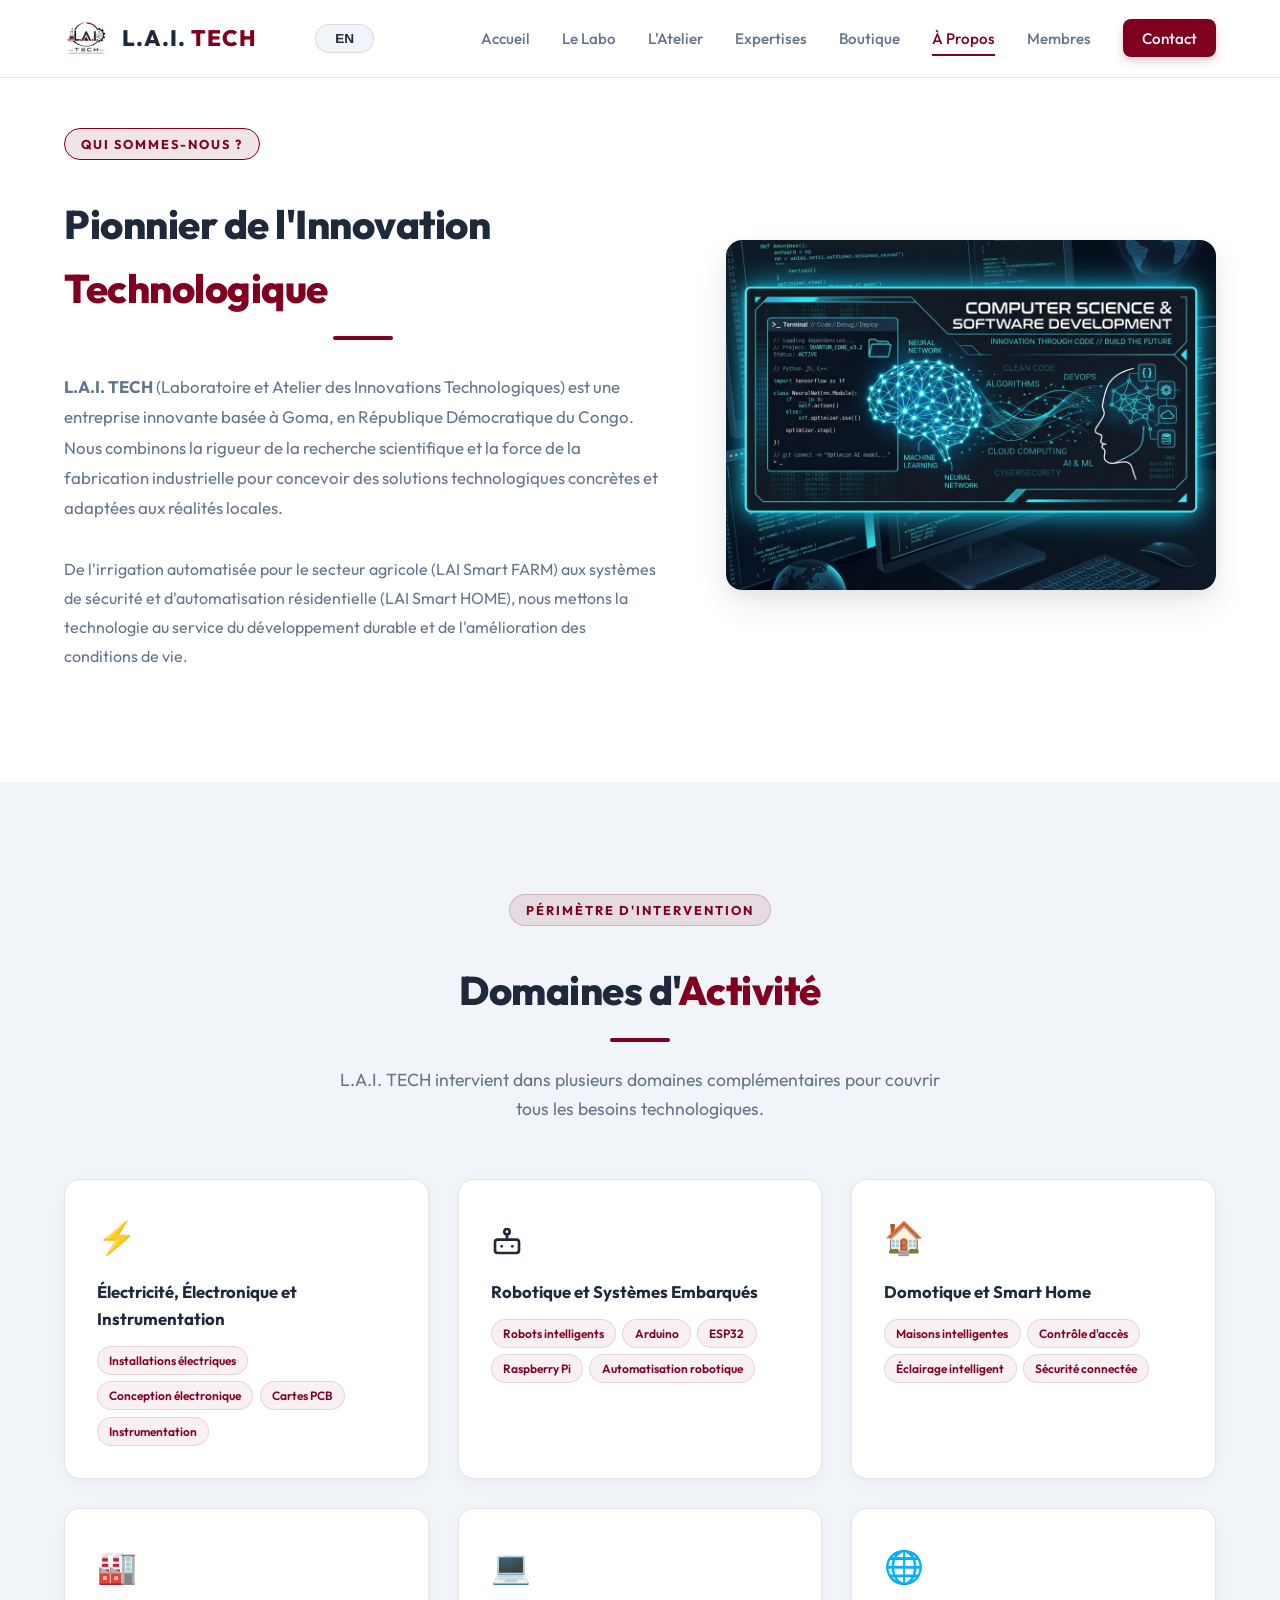
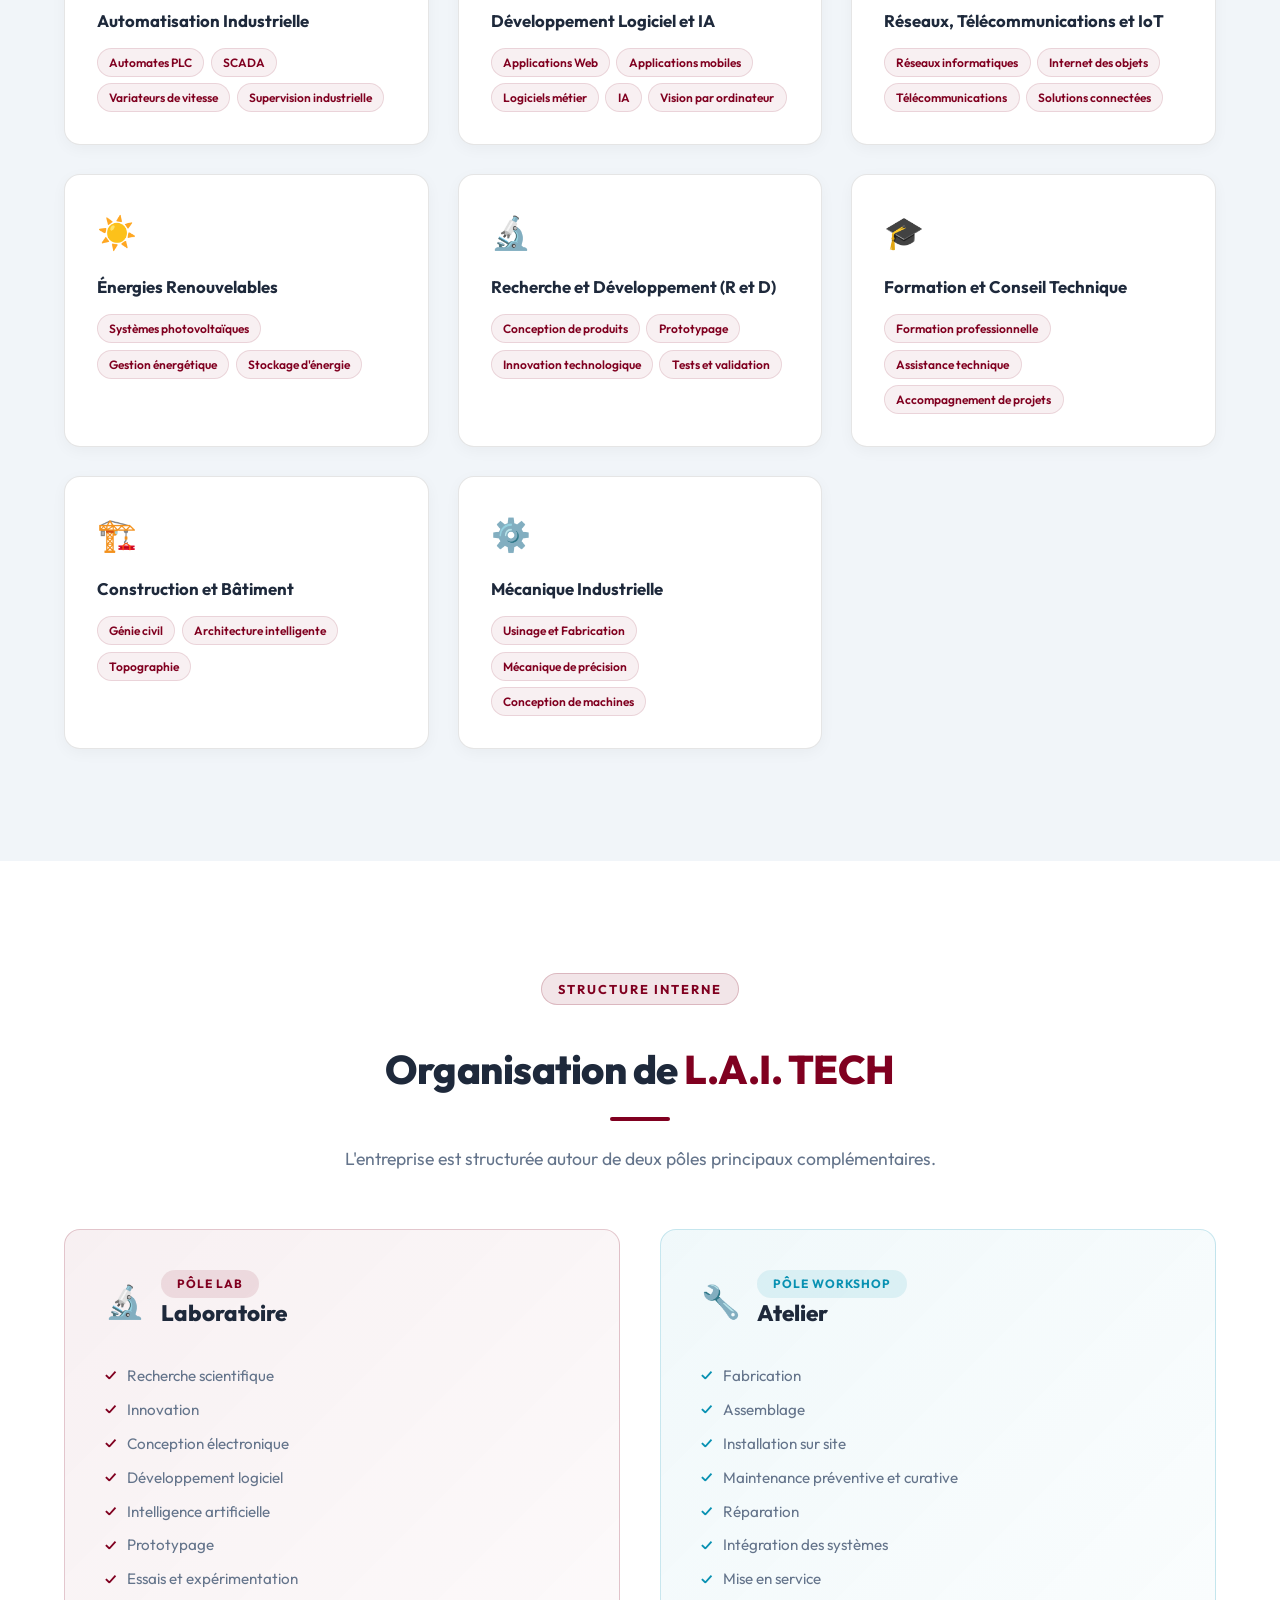
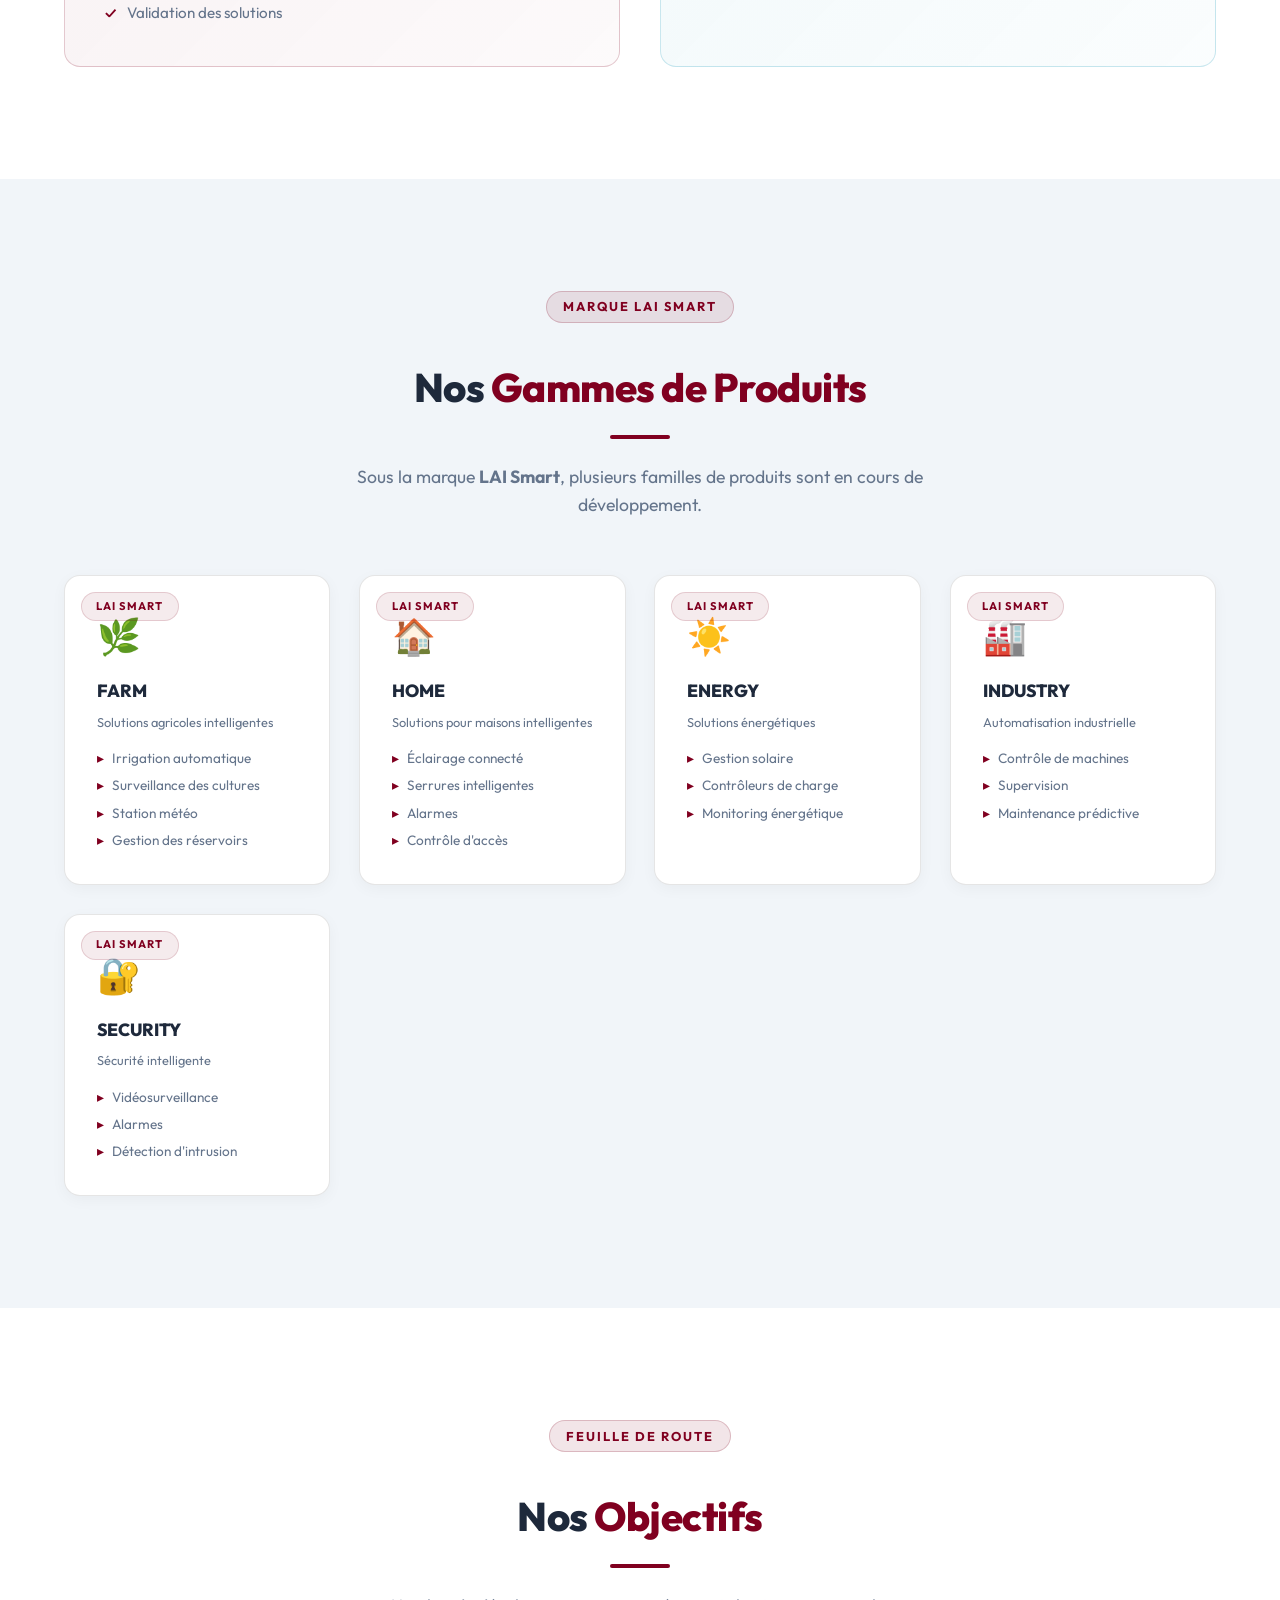
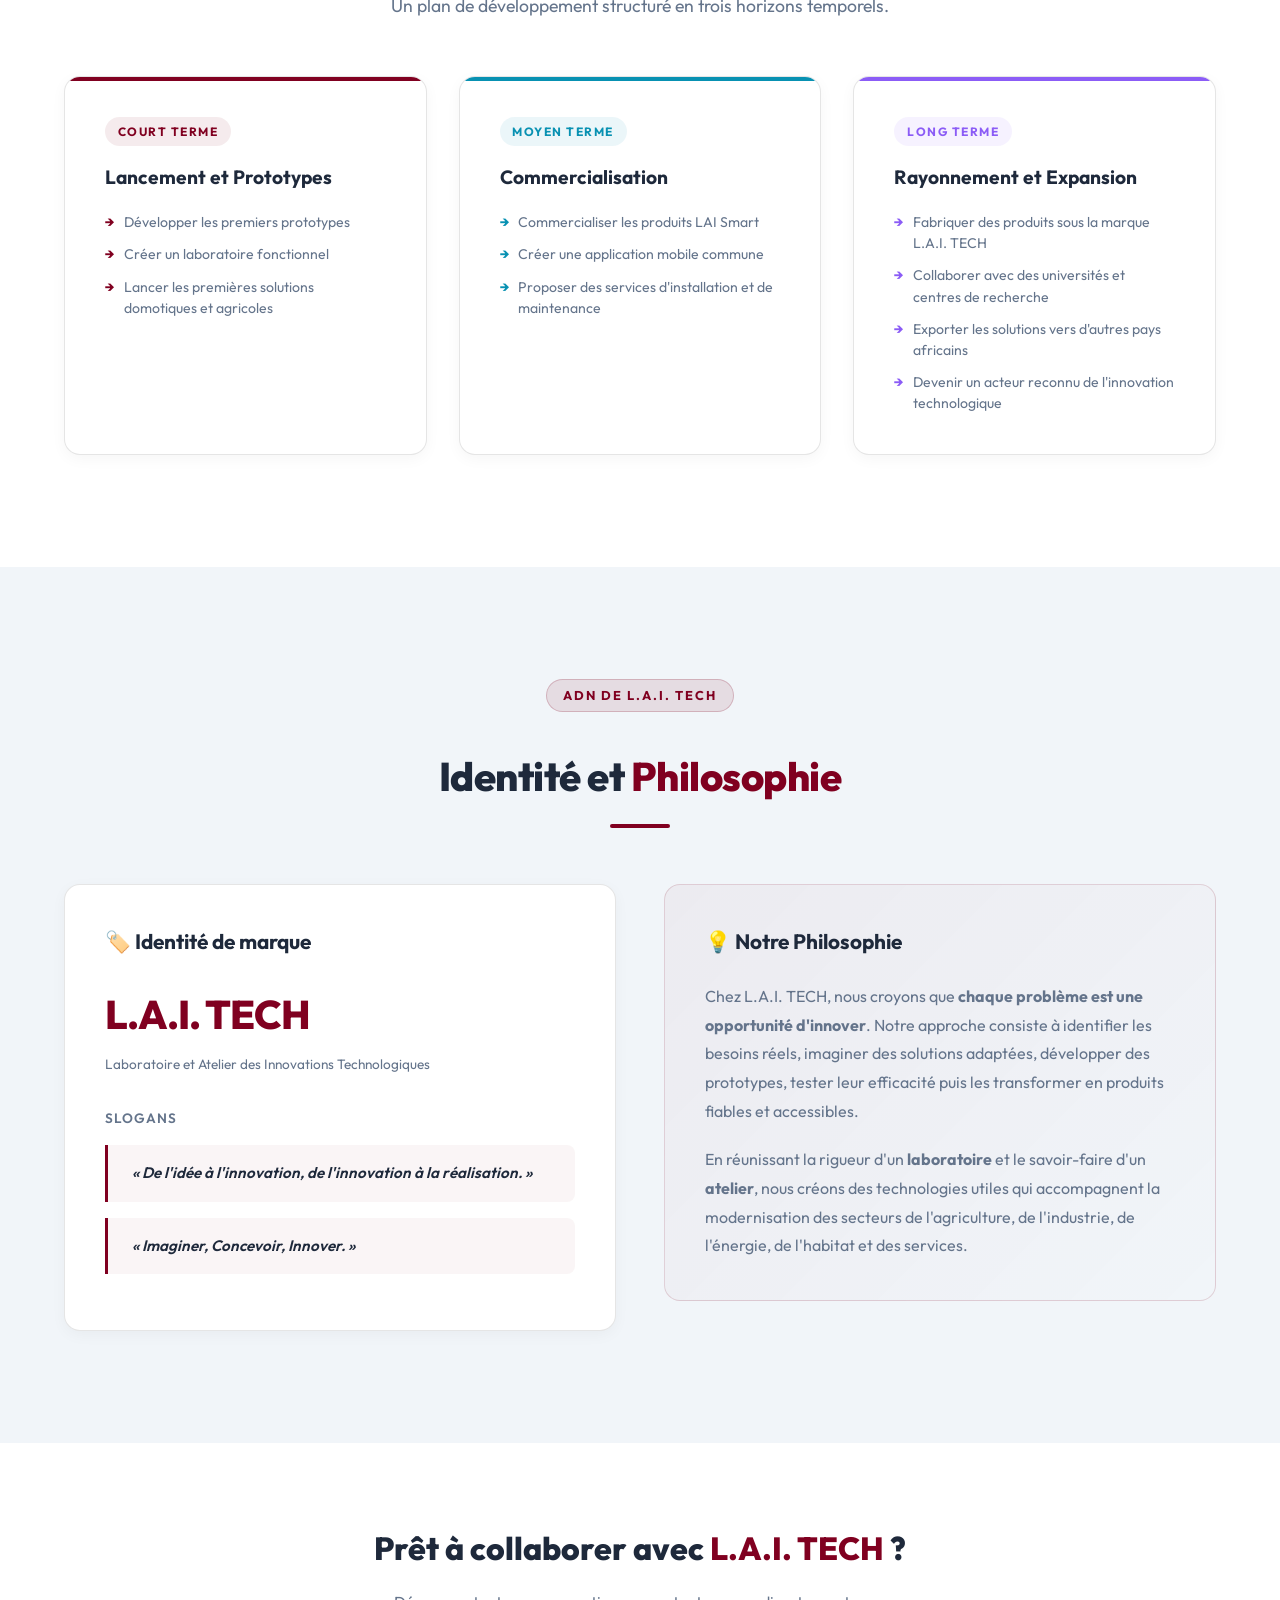
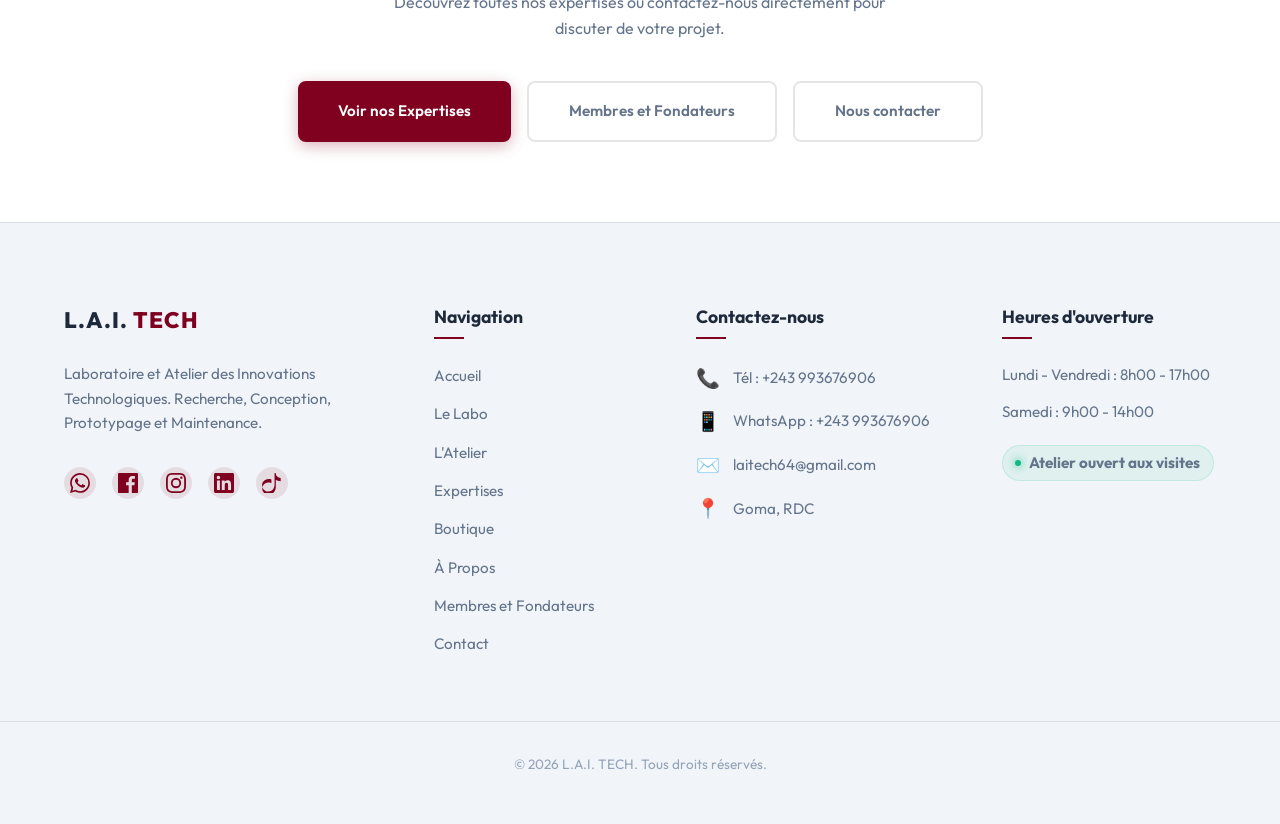
<file: apropos.html>
<!DOCTYPE html>
<html lang="fr">

<head>
    <meta charset="UTF-8">
    <meta http-equiv="Cache-Control" content="no-cache, no-store, must-revalidate">
    <meta http-equiv="Pragma" content="no-cache">
    <meta http-equiv="Expires" content="0">
    <meta name="viewport" content="width=device-width, initial-scale=1.0">
    <title>À Propos - L.A.I. TECH | Laboratoire et Atelier des Innovations Technologiques</title>
    <meta name="description" content="Découvrez L.A.I. TECH : présentation institutionnelle, mission, vision, valeurs, domaines d'activité, organisation, gammes de produits et philosophie d'innovation.">
    <!-- Google Fonts -->
    <link rel="preconnect" href="https://fonts.googleapis.com">
    <link rel="preconnect" href="https://fonts.gstatic.com" crossorigin>
    <link href="https://fonts.googleapis.com/css2?family=Outfit:wght@300;400;500;600;700;800&display=swap" rel="stylesheet">
    <link rel="stylesheet" href="assets/css/style.css?v=15">
    <style>
        /* ============================================================
           STYLES SPÉCIFIQUES À PROPOS
           ============================================================ */

        /* ---- Valeurs ---- */
        .values-grid {
            display: flex;
            flex-wrap: wrap;
            gap: 1rem;
            margin-top: 2rem;
        }
        .value-chip {
            display: flex;
            align-items: center;
            gap: 0.5rem;
            padding: 0.6rem 1.4rem;
            background: var(--white);
            border: 1px solid var(--border-color);
            border-radius: 50px;
            font-size: 0.9rem;
            font-weight: 600;
            color: var(--text-white);
            box-shadow: 0 2px 8px rgba(0,0,0,0.05);
            transition: var(--transition);
        }
        .value-chip:hover {
            border-color: var(--primary-color);
            color: var(--primary-color);
            transform: translateY(-2px);
            box-shadow: 0 6px 16px rgba(128,0,32,0.12);
        }
        .value-chip .chip-dot {
            width: 8px; height: 8px;
            border-radius: 50%;
            background: var(--primary-color);
            flex-shrink: 0;
        }

        /* ---- Domaines d'activité ---- */
        .domains-section {
            padding: 7rem 0;
            background: var(--bg-dark-secondary);
        }
        .domains-grid {
            display: grid;
            grid-template-columns: repeat(auto-fill, minmax(300px, 1fr));
            gap: 1.8rem;
            margin-top: 3.5rem;
        }
        .domain-card {
            background: var(--white);
            border: 1px solid var(--border-color);
            border-radius: var(--radius-lg);
            padding: 2rem;
            transition: var(--transition);
            box-shadow: 0 4px 15px rgba(0,0,0,0.04);
            position: relative;
            overflow: hidden;
        }
        .domain-card::after {
            content: '';
            position: absolute;
            bottom: 0; left: 0;
            width: 100%; height: 3px;
            background: linear-gradient(90deg, var(--primary-color), transparent);
            transform: scaleX(0);
            transform-origin: left;
            transition: var(--transition);
        }
        .domain-card:hover { transform: translateY(-6px); box-shadow: 0 15px 35px rgba(0,0,0,0.1); }
        .domain-card:hover::after { transform: scaleX(1); }
        .domain-icon {
            font-size: 2rem;
            margin-bottom: 1rem;
            display: inline-block;
        }
        .domain-card h3 {
            font-size: 1.05rem;
            font-weight: 700;
            margin-bottom: 0.8rem;
            color: var(--text-white);
        }
        .domain-tags {
            display: flex;
            flex-wrap: wrap;
            gap: 0.4rem;
            margin-top: 0.8rem;
        }
        .domain-tag {
            padding: 0.25rem 0.7rem;
            background: rgba(128,0,32,0.06);
            border: 1px solid rgba(128,0,32,0.12);
            color: var(--primary-color);
            border-radius: 50px;
            font-size: 0.75rem;
            font-weight: 600;
        }

        /* ---- Organisation ---- */
        .orga-section {
            padding: 7rem 0;
            background: var(--bg-dark-primary);
        }
        .orga-grid {
            display: grid;
            grid-template-columns: 1fr 1fr;
            gap: 2.5rem;
            margin-top: 3.5rem;
        }
        .orga-card {
            border-radius: var(--radius-lg);
            padding: 2.5rem;
            position: relative;
            overflow: hidden;
        }
        .orga-card-lab {
            background: linear-gradient(135deg, rgba(128,0,32,0.06) 0%, rgba(128,0,32,0.02) 100%);
            border: 1px solid rgba(128,0,32,0.2);
        }
        .orga-card-atelier {
            background: linear-gradient(135deg, rgba(8,145,178,0.06) 0%, rgba(8,145,178,0.02) 100%);
            border: 1px solid rgba(8,145,178,0.2);
        }
        .orga-card-header {
            display: flex;
            align-items: center;
            gap: 1rem;
            margin-bottom: 2rem;
        }
        .orga-card-badge {
            padding: 0.4rem 1rem;
            border-radius: 50px;
            font-size: 0.75rem;
            font-weight: 700;
            text-transform: uppercase;
            letter-spacing: 1px;
        }
        .badge-lab { background: rgba(128,0,32,0.1); color: var(--primary-color); }
        .badge-atelier { background: rgba(8,145,178,0.1); color: var(--accent-cyan); }
        .orga-card h3 { font-size: 1.4rem; font-weight: 800; }
        .orga-list {
            list-style: none;
            display: flex;
            flex-direction: column;
            gap: 0.6rem;
        }
        .orga-list li {
            display: flex;
            align-items: center;
            gap: 0.7rem;
            font-size: 0.95rem;
            color: var(--text-muted);
        }
        .orga-list li::before {
            content: '✓';
            font-weight: 700;
            font-size: 0.85rem;
            flex-shrink: 0;
        }
        .orga-card-lab .orga-list li::before { color: var(--primary-color); }
        .orga-card-atelier .orga-list li::before { color: var(--accent-cyan); }

        /* ---- Produits LAI Smart ---- */
        .products-section {
            padding: 7rem 0;
            background: var(--bg-dark-secondary);
        }
        .products-grid {
            display: grid;
            grid-template-columns: repeat(auto-fill, minmax(250px, 1fr));
            gap: 1.8rem;
            margin-top: 3.5rem;
        }
        .product-card {
            background: var(--white);
            border: 1px solid var(--border-color);
            border-radius: var(--radius-lg);
            padding: 2rem;
            transition: var(--transition);
            box-shadow: 0 4px 15px rgba(0,0,0,0.04);
        }
        .product-card:hover { transform: translateY(-6px); box-shadow: 0 15px 35px rgba(0,0,0,0.1); border-color: var(--border-color-glow); }
        .product-badge {
            display: inline-block;
            padding: 0.3rem 0.9rem;
            border-radius: 50px;
            font-size: 0.7rem;
            font-weight: 700;
            letter-spacing: 1px;
            text-transform: uppercase;
            margin-bottom: 1rem;
            background: rgba(128,0,32,0.08);
            color: var(--primary-color);
            border: 1px solid rgba(128,0,32,0.15);
        }
        .product-icon { font-size: 2.2rem; display: block; margin-bottom: 0.8rem; }
        .product-card h3 { font-size: 1.1rem; font-weight: 800; margin-bottom: 0.4rem; }
        .product-card .product-subtitle { font-size: 0.8rem; color: var(--text-muted); margin-bottom: 1rem; }
        .product-items { list-style: none; display: flex; flex-direction: column; gap: 0.35rem; }
        .product-items li { font-size: 0.85rem; color: var(--text-muted); display: flex; align-items: center; gap: 0.5rem; }
        .product-items li::before { content: '▸'; color: var(--primary-color); }

        /* ---- Objectifs ---- */
        .objectives-section {
            padding: 7rem 0;
            background: var(--bg-dark-primary);
        }
        .objectives-grid {
            display: grid;
            grid-template-columns: repeat(3, 1fr);
            gap: 2rem;
            margin-top: 3.5rem;
        }
        .obj-card {
            border-radius: var(--radius-lg);
            padding: 2.5rem;
            border: 1px solid var(--border-color);
            background: var(--white);
            box-shadow: 0 4px 15px rgba(0,0,0,0.04);
            position: relative;
            overflow: hidden;
        }
        .obj-card::before {
            content: '';
            position: absolute;
            top: 0; left: 0;
            width: 100%; height: 4px;
        }
        .obj-card.short::before { background: var(--primary-color); }
        .obj-card.medium::before { background: var(--accent-cyan); }
        .obj-card.long::before { background: #8b5cf6; }
        .obj-timeline {
            font-size: 0.75rem;
            font-weight: 700;
            text-transform: uppercase;
            letter-spacing: 1.5px;
            margin-bottom: 1rem;
            padding: 0.3rem 0.8rem;
            border-radius: 50px;
            display: inline-block;
        }
        .obj-card.short .obj-timeline { background: rgba(128,0,32,0.08); color: var(--primary-color); }
        .obj-card.medium .obj-timeline { background: rgba(8,145,178,0.08); color: var(--accent-cyan); }
        .obj-card.long .obj-timeline { background: rgba(139,92,246,0.08); color: #8b5cf6; }
        .obj-card h3 { font-size: 1.2rem; font-weight: 700; margin-bottom: 1.2rem; }
        .obj-list { list-style: none; display: flex; flex-direction: column; gap: 0.7rem; }
        .obj-list li { font-size: 0.88rem; color: var(--text-muted); display: flex; align-items: flex-start; gap: 0.6rem; line-height: 1.5; }
        .obj-card.short .obj-list li::before { content: '→'; color: var(--primary-color); font-weight: 700; flex-shrink: 0; }
        .obj-card.medium .obj-list li::before { content: '→'; color: var(--accent-cyan); font-weight: 700; flex-shrink: 0; }
        .obj-card.long .obj-list li::before { content: '→'; color: #8b5cf6; font-weight: 700; flex-shrink: 0; }

        /* ---- Identité et Philosophie ---- */
        .identity-philo-section {
            padding: 7rem 0;
            background: var(--bg-dark-secondary);
        }
        .identity-philo-grid {
            display: grid;
            grid-template-columns: 1fr 1fr;
            gap: 3rem;
            margin-top: 3.5rem;
            align-items: start;
        }
        .brand-card {
            background: var(--white);
            border: 1px solid var(--border-color);
            border-radius: var(--radius-lg);
            padding: 2.5rem;
            box-shadow: 0 4px 15px rgba(0,0,0,0.04);
        }
        .brand-card h3 { font-size: 1.3rem; font-weight: 700; margin-bottom: 1.5rem; display: flex; align-items: center; gap: 0.8rem; }
        .brand-name-display {
            font-size: 2.5rem;
            font-weight: 800;
            color: var(--primary-color);
            letter-spacing: -1px;
            margin-bottom: 0.5rem;
        }
        .brand-meaning {
            font-size: 0.85rem;
            color: var(--text-muted);
            margin-bottom: 2rem;
        }
        .slogan-block {
            background: rgba(128,0,32,0.04);
            border-left: 3px solid var(--primary-color);
            padding: 1rem 1.5rem;
            border-radius: 0 var(--radius-md) var(--radius-md) 0;
            margin-bottom: 1rem;
        }
        .slogan-block p {
            font-style: italic;
            font-weight: 600;
            color: var(--text-white);
            font-size: 0.95rem;
        }
        .philo-card {
            background: linear-gradient(135deg, rgba(128,0,32,0.04) 0%, transparent 100%);
            border: 1px solid rgba(128,0,32,0.15);
            border-radius: var(--radius-lg);
            padding: 2.5rem;
        }
        .philo-card h3 { font-size: 1.3rem; font-weight: 700; margin-bottom: 1.5rem; display: flex; align-items: center; gap: 0.8rem; }
        .philo-card p {
            font-size: 1rem;
            color: var(--text-muted);
            line-height: 1.8;
            margin-bottom: 1.2rem;
        }
        .philo-card p:last-child { margin-bottom: 0; }

        /* ---- Responsive ---- */
        @media (max-width: 768px) {
            .orga-grid, .identity-philo-grid { grid-template-columns: 1fr; }
            .objectives-grid { grid-template-columns: 1fr; }
        }
        @media (max-width: 600px) {
            .domains-grid, .products-grid { grid-template-columns: 1fr; }
        }
    </style>

    <!-- Anti Google Translate Banner -->
    <style>
        body { top: 0 !important; }
        .goog-te-banner-frame, .goog-te-banner-frame.skiptranslate, iframe.goog-te-banner-frame { display: none !important; }
        .goog-tooltip, .goog-tooltip:hover { display: none !important; }
        .goog-text-highlight { background-color: transparent !important; border: none !important; box-shadow: none !important; }
        #goog-gt-tt, .VIpgJd-ZVi9od-ORHb-OEVmcd, .VIpgJd-ZVi9od-aZ2wEe-wOHMyf, .VIpgJd-ZVi9od-aZ2wEe-wOHMyf-ti6hGc { display: none !important; }
    </style>

</head>

<body>

    <!-- Header / Barre de navigation -->
    <header class="main-header" id="header">
        <div class="header-container">
            <a href="index.html" class="logo-link">
                <img src="assets/images/logo.png?v=6" alt="L.A.I. TECH Logo" class="logo-img">
                <span class="logo-text">L.A.I. <span class="accent-color">TECH</span></span>
            </a>

            <!-- Google Translate Hidden Element -->
            <div id="google_translate_element" style="position: absolute; opacity: 0; width: 0; height: 0; overflow: hidden; pointer-events: none;"></div>
            
                        <!-- Custom Language Toggle -->
            <div class="lang-selector">
                <button class="lang-toggle-btn" onclick="toggleLanguage()" id="langToggleBtn" title="Changer la langue / Change language">

                    <span id="langBtnText">EN</span>
                </button>
            </div>

            <nav id="primary-navigation" class="primary-navigation">
                <ul class="nav-list">
                    <li class="has-dropdown">
                        <a href="index.html" class="nav-link">Accueil</a>
                        <ul class="dropdown-menu">
                            <li><a href="index.html#hero">Héro</a></li>
                            <li><a href="index.html#services">Domaines d'Expertise</a></li>
                            <li><a href="index.html#valeurs">Nos Valeurs</a></li>
                            <li><a href="index.html#gammes">Gammes de Produits</a></li>
                            <li><a href="index.html#vision">Vision et Mission</a></li>
                        </ul>
                    </li>
                    <li class="has-dropdown">
                        <a href="labo.html" class="nav-link">Le Labo</a>
                        <ul class="dropdown-menu">
                            <li><a href="labo.html">Présentation</a></li>
                            <li><a href="labo.html#recherche">Recherche et Développement</a></li>
                        </ul>
                    </li>
                    <li class="has-dropdown">
                        <a href="atelier.html" class="nav-link">L'Atelier</a>
                        <ul class="dropdown-menu">
                            <li><a href="atelier.html">Présentation</a></li>
                            <li><a href="atelier.html#conception">Prototypage et Fabrication</a></li>
                        </ul>
                    </li>
                    <li class="has-dropdown">
                        <a href="expertises.html" class="nav-link">Expertises</a>
                        <ul class="dropdown-menu">
                            <li><a href="expertises.html">Toutes nos Expertises</a></li>
                        </ul>
                    </li>
                    <li class="has-dropdown">
                        <a href="boutique.html" class="nav-link">Boutique</a>
                        <ul class="dropdown-menu">
                            <li><a href="boutique.html#shop">Équipements et Composants</a></li>
                        </ul>
                    </li>
                    <li class="has-dropdown">
                        <a href="apropos.html" class="nav-link active">À Propos</a>
                        <ul class="dropdown-menu">
                            <li><a href="apropos.html#about">Qui sommes-nous ?</a></li>
                            <li><a href="apropos.html#domaines">Domaines d'Activité</a></li>
                            <li><a href="apropos.html#organisation">Organisation</a></li>
                            <li><a href="apropos.html#produits">Gammes de Produits</a></li>
                            <li><a href="apropos.html#objectifs">Objectifs</a></li>
                            <li><a href="apropos.html#identite">Identité et Philosophie</a></li>
                        </ul>
                    </li>
                    <li class="has-dropdown">
                        <a href="membres.html" class="nav-link">Membres</a>
                        <ul class="dropdown-menu">
                            <li><a href="membres.html#fondateurs">Les Fondateurs</a></li>
                            <li><a href="membres.html#equipe">L'Équipe L.A.I. TECH</a></li>
                        </ul>
                    </li>
                    <li class="has-dropdown">
                        <a href="contact.html" class="nav-link btn-nav">Contact</a>
                        <ul class="dropdown-menu" style="left: auto; right: 0;">
                            <li><a href="contact.html#contact">Formulaire de Contact</a></li>
                        </ul>
                    </li>
                </ul>
            </nav>

            <button class="mobile-nav-toggle" aria-controls="primary-navigation" aria-expanded="false">
                <div class="hamburger">
                    <span class="bar"></span>
                    <span class="bar"></span>
                    <span class="bar"></span>
                </div>
            </button>
        </div>
    </header>

    <!-- Section Qui Sommes-Nous -->
    <section class="about-intro-section" id="about" style="padding: 8rem 0 5rem 0; background-color: var(--bg-dark-primary);">
        <div class="container">
            <div class="about-grid" style="display: grid; grid-template-columns: 1.1fr 0.9fr; gap: 4rem; align-items: center;">
                <div class="about-text-content">
                    <span class="section-tag" style="color: var(--primary-color); border-color: var(--primary-color);">Qui Sommes-Nous ?</span>
                    <h2 class="section-title" style="margin-top: 1rem;">Pionnier de l'Innovation <span class="accent-color">Technologique</span></h2>
                    <div class="title-underline"></div>
                    <p style="margin-top: 2rem; font-size: 1.05rem; line-height: 1.8; color: var(--text-muted);">
                        <strong>L.A.I. TECH</strong> (Laboratoire et Atelier des Innovations Technologiques) est une entreprise innovante basée à Goma, en République Démocratique du Congo. Nous combinons la rigueur de la recherche scientifique et la force de la fabrication industrielle pour concevoir des solutions technologiques concrètes et adaptées aux réalités locales.
                    </p>
                    <p style="margin-top: 1.2rem; font-size: 1rem; line-height: 1.8; color: var(--text-muted);">
                        De l'irrigation automatisée pour le secteur agricole (LAI Smart FARM) aux systèmes de sécurité et d'automatisation résidentielle (LAI Smart HOME), nous mettons la technologie au service du développement durable et de l'amélioration des conditions de vie.
                    </p>
                </div>
                <div class="about-graphic-content" style="position: relative; border-radius: var(--radius-lg); overflow: hidden; box-shadow: var(--shadow-premium);">
                    <img src="assets/images/expertise_info.png" alt="L.A.I. TECH Laboratoire" style="width: 100%; height: 350px; object-fit: cover; display: block; transition: var(--transition);">
                </div>
            </div>
        </div>
    </section>

    <section class="domains-section" id="domaines">
            <div class="container">
                <div style="text-align: center;">
                    <span class="section-tag">Périmètre d'intervention</span>
                    <h2 class="section-title" style="margin-top: 1rem;">Domaines d'<span class="accent-color">Activité</span></h2>
                    <div class="title-underline"></div>
                    <p class="section-subtitle" style="margin-top: 1rem;">L.A.I. TECH intervient dans plusieurs domaines complémentaires pour couvrir tous les besoins technologiques.</p>
                </div>

                <div class="domains-grid">
                    <!-- 1 -->
                    <div class="domain-card">
                        <span class="domain-icon">⚡</span>
                        <h3>Électricité, Électronique et Instrumentation</h3>
                        <div class="domain-tags">
                            <span class="domain-tag">Installations électriques</span>
                            <span class="domain-tag">Conception électronique</span>
                            <span class="domain-tag">Cartes PCB</span>
                            <span class="domain-tag">Instrumentation</span>
                        </div>
                    </div>
                    <!-- 2 -->
                    <div class="domain-card">
                        <span class="domain-icon"><svg viewBox="0 0 24 24" width="1em" height="1em" stroke="currentColor" stroke-width="2" fill="none" stroke-linecap="round" stroke-linejoin="round" style="display:inline-block; vertical-align:middle;"><rect x="3" y="11" width="18" height="10" rx="2"></rect><circle cx="12" cy="5" r="2"></circle><path d="M12 7v4"></path><line x1="8" y1="16" x2="8.01" y2="16"></line><line x1="16" y1="16" x2="16.01" y2="16"></line></svg></span>
                        <h3>Robotique et Systèmes Embarqués</h3>
                        <div class="domain-tags">
                            <span class="domain-tag">Robots intelligents</span>
                            <span class="domain-tag">Arduino</span>
                            <span class="domain-tag">ESP32</span>
                            <span class="domain-tag">Raspberry Pi</span>
                            <span class="domain-tag">Automatisation robotique</span>
                        </div>
                    </div>
                    <!-- 3 -->
                    <div class="domain-card">
                        <span class="domain-icon">🏠</span>
                        <h3>Domotique et Smart Home</h3>
                        <div class="domain-tags">
                            <span class="domain-tag">Maisons intelligentes</span>
                            <span class="domain-tag">Contrôle d'accès</span>
                            <span class="domain-tag">Éclairage intelligent</span>
                            <span class="domain-tag">Sécurité connectée</span>
                        </div>
                    </div>
                    <!-- 4 -->
                    <div class="domain-card">
                        <span class="domain-icon">🏭</span>
                        <h3>Automatisation Industrielle</h3>
                        <div class="domain-tags">
                            <span class="domain-tag">Automates PLC</span>
                            <span class="domain-tag">SCADA</span>
                            <span class="domain-tag">Variateurs de vitesse</span>
                            <span class="domain-tag">Supervision industrielle</span>
                        </div>
                    </div>
                    <!-- 5 -->
                    <div class="domain-card">
                        <span class="domain-icon">💻</span>
                        <h3>Développement Logiciel et IA</h3>
                        <div class="domain-tags">
                            <span class="domain-tag">Applications Web</span>
                            <span class="domain-tag">Applications mobiles</span>
                            <span class="domain-tag">Logiciels métier</span>
                            <span class="domain-tag">IA</span>
                            <span class="domain-tag">Vision par ordinateur</span>
                        </div>
                    </div>
                    <!-- 6 -->
                    <div class="domain-card">
                        <span class="domain-icon">🌐</span>
                        <h3>Réseaux, Télécommunications et IoT</h3>
                        <div class="domain-tags">
                            <span class="domain-tag">Réseaux informatiques</span>
                            <span class="domain-tag">Internet des objets</span>
                            <span class="domain-tag">Télécommunications</span>
                            <span class="domain-tag">Solutions connectées</span>
                        </div>
                    </div>
                    <!-- 7 -->
                    <div class="domain-card">
                        <span class="domain-icon">☀️</span>
                        <h3>Énergies Renouvelables</h3>
                        <div class="domain-tags">
                            <span class="domain-tag">Systèmes photovoltaïques</span>
                            <span class="domain-tag">Gestion énergétique</span>
                            <span class="domain-tag">Stockage d'énergie</span>
                        </div>
                    </div>
                    <!-- 8 -->
                    <div class="domain-card">
                        <span class="domain-icon">🔬</span>
                        <h3>Recherche et Développement (R et D)</h3>
                        <div class="domain-tags">
                            <span class="domain-tag">Conception de produits</span>
                            <span class="domain-tag">Prototypage</span>
                            <span class="domain-tag">Innovation technologique</span>
                            <span class="domain-tag">Tests et validation</span>
                        </div>
                    </div>
                    <!-- 9 -->
                    <div class="domain-card">
                        <span class="domain-icon">🎓</span>
                        <h3>Formation et Conseil Technique</h3>
                        <div class="domain-tags">
                            <span class="domain-tag">Formation professionnelle</span>
                            <span class="domain-tag">Assistance technique</span>
                            <span class="domain-tag">Accompagnement de projets</span>
                        </div>
                    </div>
                    <!-- 10 -->
                    <div class="domain-card">
                        <span class="domain-icon">🏗️</span>
                        <h3>Construction et Bâtiment</h3>
                        <div class="domain-tags">
                            <span class="domain-tag">Génie civil</span>
                            <span class="domain-tag">Architecture intelligente</span>
                            <span class="domain-tag">Topographie</span>
                        </div>
                    </div>
                    <!-- 11 -->
                    <div class="domain-card">
                        <span class="domain-icon">⚙️</span>
                        <h3>Mécanique Industrielle</h3>
                        <div class="domain-tags">
                            <span class="domain-tag">Usinage et Fabrication</span>
                            <span class="domain-tag">Mécanique de précision</span>
                            <span class="domain-tag">Conception de machines</span>
                        </div>
                    </div>
                </div>
            </div>
        </section>

        <!-- =============================================
             6. ORGANISATION
             ============================================= -->
        <section class="orga-section" id="organisation">
            <div class="container">
                <div style="text-align: center;">
                    <span class="section-tag">Structure interne</span>
                    <h2 class="section-title" style="margin-top: 1rem;">Organisation de <span class="accent-color">L.A.I. TECH</span></h2>
                    <div class="title-underline"></div>
                    <p class="section-subtitle" style="margin-top: 1rem;">L'entreprise est structurée autour de deux pôles principaux complémentaires.</p>
                </div>
                <div class="orga-grid">
                    <!-- LAB -->
                    <div class="orga-card orga-card-lab">
                        <div class="orga-card-header">
                            <span style="font-size: 2rem;">🔬</span>
                            <div>
                                <span class="orga-card-badge badge-lab">Pôle LAB</span>
                                <h3>Laboratoire</h3>
                            </div>
                        </div>
                        <ul class="orga-list">
                            <li>Recherche scientifique</li>
                            <li>Innovation</li>
                            <li>Conception électronique</li>
                            <li>Développement logiciel</li>
                            <li>Intelligence artificielle</li>
                            <li>Prototypage</li>
                            <li>Essais et expérimentation</li>
                            <li>Validation des solutions</li>
                        </ul>
                    </div>
                    <!-- WORKSHOP -->
                    <div class="orga-card orga-card-atelier">
                        <div class="orga-card-header">
                            <span style="font-size: 2rem;">🔧</span>
                            <div>
                                <span class="orga-card-badge badge-atelier">Pôle WORKSHOP</span>
                                <h3>Atelier</h3>
                            </div>
                        </div>
                        <ul class="orga-list">
                            <li>Fabrication</li>
                            <li>Assemblage</li>
                            <li>Installation sur site</li>
                            <li>Maintenance préventive et curative</li>
                            <li>Réparation</li>
                            <li>Intégration des systèmes</li>
                            <li>Mise en service</li>
                        </ul>
                    </div>
                </div>
            </div>
        </section>

        <!-- =============================================
             7. PRODUITS — GAMME LAI SMART
             ============================================= -->
        <section class="products-section" id="produits">
            <div class="container">
                <div style="text-align: center;">
                    <span class="section-tag">Marque LAI Smart</span>
                    <h2 class="section-title" style="margin-top: 1rem;">Nos <span class="accent-color">Gammes de Produits</span></h2>
                    <div class="title-underline"></div>
                    <p class="section-subtitle" style="margin-top: 1rem;">Sous la marque <strong>LAI Smart</strong>, plusieurs familles de produits sont en cours de développement.</p>
                </div>
                <div class="products-grid">
                    <!-- FARM -->
                    <div class="product-card">
                        <span class="product-badge">LAI Smart</span>
                        <span class="product-icon">🌿</span>
                        <h3>FARM</h3>
                        <p class="product-subtitle">Solutions agricoles intelligentes</p>
                        <ul class="product-items">
                            <li>Irrigation automatique</li>
                            <li>Surveillance des cultures</li>
                            <li>Station météo</li>
                            <li>Gestion des réservoirs</li>
                        </ul>
                    </div>
                    <!-- HOME -->
                    <div class="product-card">
                        <span class="product-badge">LAI Smart</span>
                        <span class="product-icon">🏠</span>
                        <h3>HOME</h3>
                        <p class="product-subtitle">Solutions pour maisons intelligentes</p>
                        <ul class="product-items">
                            <li>Éclairage connecté</li>
                            <li>Serrures intelligentes</li>
                            <li>Alarmes</li>
                            <li>Contrôle d'accès</li>
                        </ul>
                    </div>
                    <!-- ENERGY -->
                    <div class="product-card">
                        <span class="product-badge">LAI Smart</span>
                        <span class="product-icon">☀️</span>
                        <h3>ENERGY</h3>
                        <p class="product-subtitle">Solutions énergétiques</p>
                        <ul class="product-items">
                            <li>Gestion solaire</li>
                            <li>Contrôleurs de charge</li>
                            <li>Monitoring énergétique</li>
                        </ul>
                    </div>
                    <!-- INDUSTRY -->
                    <div class="product-card">
                        <span class="product-badge">LAI Smart</span>
                        <span class="product-icon">🏭</span>
                        <h3>INDUSTRY</h3>
                        <p class="product-subtitle">Automatisation industrielle</p>
                        <ul class="product-items">
                            <li>Contrôle de machines</li>
                            <li>Supervision</li>
                            <li>Maintenance prédictive</li>
                        </ul>
                    </div>
                    <!-- SECURITY -->
                    <div class="product-card">
                        <span class="product-badge">LAI Smart</span>
                        <span class="product-icon">🔐</span>
                        <h3>SECURITY</h3>
                        <p class="product-subtitle">Sécurité intelligente</p>
                        <ul class="product-items">
                            <li>Vidéosurveillance</li>
                            <li>Alarmes</li>
                            <li>Détection d'intrusion</li>
                        </ul>
                    </div>
                </div>
            </div>
        </section>

        <!-- =============================================
             8. OBJECTIFS
             ============================================= -->
        <section class="objectives-section" id="objectifs">
            <div class="container">
                <div style="text-align: center;">
                    <span class="section-tag">Feuille de route</span>
                    <h2 class="section-title" style="margin-top: 1rem;">Nos <span class="accent-color">Objectifs</span></h2>
                    <div class="title-underline"></div>
                    <p class="section-subtitle" style="margin-top: 1rem;">Un plan de développement structuré en trois horizons temporels.</p>
                </div>
                <div class="objectives-grid">
                    <div class="obj-card short">
                        <span class="obj-timeline">Court terme</span>
                        <h3>Lancement et Prototypes</h3>
                        <ul class="obj-list">
                            <li>Développer les premiers prototypes</li>
                            <li>Créer un laboratoire fonctionnel</li>
                            <li>Lancer les premières solutions domotiques et agricoles</li>
                        </ul>
                    </div>
                    <div class="obj-card medium">
                        <span class="obj-timeline">Moyen terme</span>
                        <h3>Commercialisation</h3>
                        <ul class="obj-list">
                            <li>Commercialiser les produits LAI Smart</li>
                            <li>Créer une application mobile commune</li>
                            <li>Proposer des services d'installation et de maintenance</li>
                        </ul>
                    </div>
                    <div class="obj-card long">
                        <span class="obj-timeline">Long terme</span>
                        <h3>Rayonnement et Expansion</h3>
                        <ul class="obj-list">
                            <li>Fabriquer des produits sous la marque L.A.I. TECH</li>
                            <li>Collaborer avec des universités et centres de recherche</li>
                            <li>Exporter les solutions vers d'autres pays africains</li>
                            <li>Devenir un acteur reconnu de l'innovation technologique</li>
                        </ul>
                    </div>
                </div>
            </div>
        </section>

        <!-- =============================================
             9 et 10. IDENTITÉ DE MARQUE et PHILOSOPHIE
             ============================================= -->
        <section class="identity-philo-section" id="identite">
            <div class="container">
                <div style="text-align: center;">
                    <span class="section-tag">ADN de L.A.I. TECH</span>
                    <h2 class="section-title" style="margin-top: 1rem;">Identité et <span class="accent-color">Philosophie</span></h2>
                    <div class="title-underline"></div>
                </div>
                <div class="identity-philo-grid">
                    <!-- Identité de marque -->
                    <div class="brand-card">
                        <h3>🏷️ Identité de marque</h3>
                        <div class="brand-name-display">L.A.I. TECH</div>
                        <p class="brand-meaning">Laboratoire et Atelier des Innovations Technologiques</p>

                        <p style="font-size: 0.85rem; color: var(--text-muted); margin-bottom: 1rem; font-weight: 600; text-transform: uppercase; letter-spacing: 1px;">Slogans</p>
                        <div class="slogan-block">
                            <p>« De l'idée à l'innovation, de l'innovation à la réalisation. »</p>
                        </div>
                        <div class="slogan-block">
                            <p>« Imaginer, Concevoir, Innover. »</p>
                        </div>
                    </div>

                    <!-- Philosophie -->
                    <div class="philo-card">
                        <h3>💡 Notre Philosophie</h3>
                        <p>Chez L.A.I. TECH, nous croyons que <strong>chaque problème est une opportunité d'innover</strong>. Notre approche consiste à identifier les besoins réels, imaginer des solutions adaptées, développer des prototypes, tester leur efficacité puis les transformer en produits fiables et accessibles.</p>
                        <p>En réunissant la rigueur d'un <strong>laboratoire</strong> et le savoir-faire d'un <strong>atelier</strong>, nous créons des technologies utiles qui accompagnent la modernisation des secteurs de l'agriculture, de l'industrie, de l'énergie, de l'habitat et des services.</p>
                    </div>
                </div>
            </div>
        </section>

        <!-- CTA final -->
        <section style="padding: 5rem 0; background: var(--bg-dark-primary); text-align: center;">
            <div class="container">
                <h2 style="font-size: 2rem; font-weight: 800; margin-bottom: 1rem;">Prêt à collaborer avec <span class="accent-color">L.A.I. TECH</span> ?</h2>
                <p style="color: var(--text-muted); margin-bottom: 2.5rem; max-width: 500px; margin-left: auto; margin-right: auto;">Découvrez toutes nos expertises ou contactez-nous directement pour discuter de votre projet.</p>
                <div style="display: flex; gap: 1rem; justify-content: center; flex-wrap: wrap;">
                    <a href="expertises.html" class="btn btn-primary" style="padding: 1rem 2.5rem;">Voir nos Expertises</a>
                    <a href="membres.html" class="btn btn-secondary" style="padding: 1rem 2.5rem; border-color: var(--border-color); color: var(--text-muted);">Membres et Fondateurs</a>
                    <a href="contact.html" class="btn btn-secondary" style="padding: 1rem 2.5rem; border-color: var(--border-color); color: var(--text-muted);">Nous contacter</a>
                </div>
            </div>
        </section>
    </main>

        <!-- Pied de page -->
    <footer class="main-footer">
        <div class="container footer-grid">
            <div class="footer-brand">
                <a href="index.html" class="logo-link">
                    <span class="logo-text">L.A.I. <span class="accent-color">TECH</span></span>
                </a>
                <p class="footer-desc">Laboratoire et Atelier des Innovations Technologiques. Recherche, Conception, Prototypage et Maintenance.</p>
                <div class="social-icons">
                    <a href="https://wa.me/243993676906" aria-label="WhatsApp" class="social-icon" target="_blank"><svg viewBox="0 0 24 24" fill="currentColor"><path d="M17.472 14.382c-.297-.149-1.758-.867-2.03-.967-.273-.099-.471-.148-.67.15-.197.297-.767.966-.94 1.164-.173.199-.347.223-.644.075-.297-.15-1.255-.463-2.39-1.475-.883-.788-1.48-1.761-1.653-2.059-.173-.297-.018-.458.13-.606.134-.133.298-.347.446-.52.149-.174.198-.298.298-.497.099-.198.05-.371-.025-.52-.075-.149-.669-1.612-.916-2.207-.242-.579-.487-.5-.669-.51-.173-.008-.371-.01-.57-.01-.198 0-.52.074-.792.372-.272.297-1.04 1.016-1.04 2.479 0 1.462 1.065 2.875 1.213 3.074.149.198 2.096 3.2 5.077 4.487.709.306 1.262.489 1.694.625.712.227 1.36.195 1.871.118.571-.085 1.758-.719 2.006-1.413.248-.694.248-1.289.173-1.413-.074-.124-.272-.198-.57-.347m-5.421 7.403h-.004a9.87 9.87 0 01-5.031-1.378l-.361-.214-3.741.982.998-3.648-.235-.374a9.86 9.86 0 01-1.51-5.26c.001-5.45 4.436-9.884 9.888-9.884 2.64 0 5.122 1.03 6.988 2.898a9.825 9.825 0 012.893 6.994c-.003 5.45-4.437 9.884-9.885 9.884m8.413-18.297A11.815 11.815 0 0012.05 0C5.495 0 .16 5.335.157 11.892c0 2.096.547 4.142 1.588 5.945L.057 24l6.305-1.654a11.882 11.882 0 005.683 1.448h.005c6.554 0 11.89-5.335 11.893-11.893a11.821 11.821 0 00-3.48-8.413Z"/></svg></a>
                    <a href="#" aria-label="Facebook" class="social-icon"><svg viewBox="0 0 24 24" fill="currentColor"><path d="M22.675 0H1.325C.593 0 0 .593 0 1.325v21.351C0 23.407.593 24 1.325 24H12.82v-9.294H9.692v-3.622h3.128V8.413c0-3.1 1.893-4.788 4.659-4.788 1.325 0 2.463.099 2.795.143v3.24l-1.918.001c-1.504 0-1.795.715-1.795 1.763v2.313h3.587l-.467 3.622h-3.12V24h6.116c.73 0 1.323-.593 1.323-1.325V1.325C24 .593 23.407 0 22.675 0z"/></svg></a>
                    <a href="#" aria-label="Instagram" class="social-icon"><svg viewBox="0 0 24 24" fill="currentColor"><path d="M12 2.163c3.204 0 3.584.012 4.85.07 3.252.148 4.771 1.691 4.919 4.919.058 1.265.069 1.645.069 4.849 0 3.205-.012 3.584-.069 4.849-.149 3.225-1.664 4.771-4.919 4.919-1.266.058-1.644.07-4.85.07-3.204 0-3.584-.012-4.849-.07-3.26-.149-4.771-1.699-4.919-4.92-.058-1.265-.07-1.644-.07-4.849 0-3.204.013-3.583.07-4.849.149-3.227 1.664-4.771 4.919-4.919 1.266-.057 1.645-.069 4.849-.069zM12 0C8.741 0 8.333.014 7.053.072 2.695.272.273 2.69.073 7.052.014 8.333 0 8.741 0 12c0 3.259.014 3.668.072 4.948.2 4.358 2.618 6.78 6.98 6.98C8.333 23.986 8.741 24 12 24c3.259 0 3.668-.014 4.948-.072 4.354-.2 6.782-2.618 6.979-6.98.059-1.28.073-1.689.073-4.948 0-3.259-.014-3.667-.072-4.947-.196-4.354-2.617-6.78-6.979-6.98C15.668.014 15.259 0 12 0zm0 5.838a6.162 6.162 0 100 12.324 6.162 6.162 0 000-12.324zM12 16a4 4 0 110-8 4 4 0 010 8zm6.406-11.845a1.44 1.44 0 100 2.881 1.44 1.44 0 000-2.881z"/></svg></a>
                    <a href="#" aria-label="LinkedIn" class="social-icon"><svg viewBox="0 0 24 24" fill="currentColor"><path d="M20.447 20.452h-3.554v-5.569c0-1.328-.027-3.037-1.852-3.037-1.853 0-2.136 1.445-2.136 2.939v5.667H9.351V9h3.414v1.561h.046c.477-.9 1.637-1.85 3.37-1.85 3.601 0 4.267 2.37 4.267 5.455v6.286zM5.337 7.433c-1.144 0-2.063-.926-2.063-2.065 0-1.138.92-2.063 2.063-2.063 1.14 0 2.064.925 2.064 2.063 0 1.139-.925 2.065-2.064 2.065zm1.782 13.019H3.555V9h3.564v11.452zM22.225 0H1.771C.792 0 0 .774 0 1.729v20.542C0 23.227.792 24 1.771 24h20.451C23.2 24 24 23.227 24 22.271V1.729C24 .774 23.2 0 22.225 0z"/></svg></a>
                    <a href="#" aria-label="TikTok" class="social-icon"><svg viewBox="0 0 24 24" fill="currentColor"><path d="M12.525.02c1.31-.02 2.61-.01 3.91-.02.08 1.53.63 3.09 1.75 4.17 1.12 1.11 2.7 1.62 4.24 1.79v4.03c-1.44-.05-2.89-.35-4.2-.97-.57-.26-1.1-.59-1.62-.93-.01 2.92.01 5.84-.02 8.75-.08 2.78-1.15 5.54-3.33 7.31-1.92 1.57-4.58 2.22-6.93 1.75-2.73-.54-5.02-2.61-5.74-5.26-.82-2.99.36-6.4 2.96-8.1 2.12-1.39 4.88-1.57 7.22-.68.17.07.35.15.52.23V7.78c-2.45-.75-5.23-.62-7.55.57-1.8 1.05-3.15 2.87-3.52 4.92-.37 2.05.07 4.23 1.25 5.92 1.4 1.94 3.75 3.09 6.13 3.1 2.6-.02 5.09-1.43 6.31-3.69.86-1.6 1.18-3.46 1.17-5.32-.01-5.6-.03-11.2-.01-16.79-1.28.02-2.56.03-3.84.05z"/></svg></a>
                </div>
            </div>
            <div class="footer-links">
                <h4>Navigation</h4>
                <ul>
                    <li><a href="index.html">Accueil</a></li>
                    <li><a href="labo.html">Le Labo</a></li>
                    <li><a href="atelier.html">L'Atelier</a></li>
                    <li><a href="expertises.html">Expertises</a></li>
                    <li><a href="boutique.html">Boutique</a></li>
                    <li><a href="apropos.html">À Propos</a></li>
                    <li><a href="membres.html">Membres et Fondateurs</a></li>
                    <li><a href="contact.html">Contact</a></li>
                </ul>
            </div>
            <div class="footer-contact">
                <h4>Contactez-nous</h4>
                <ul>
                    <li>
                        <span class="footer-contact-icon">📞</span>
                        <a href="tel:+243993676906">Tél : +243 993676906</a>
                    </li>
                    <li>
                        <span class="footer-contact-icon">📱</span>
                        <a href="https://wa.me/243993676906" target="_blank">WhatsApp : +243 993676906</a>
                    </li>
                    <li>
                        <span class="footer-contact-icon">✉️</span>
                        <a href="mailto:laitech64@gmail.com">laitech64@gmail.com</a>
                    </li>
                    <li>
                        <span class="footer-contact-icon">📍</span>
                        <span>Goma, RDC</span>
                    </li>
                </ul>
            </div>
            <div class="footer-hours">
                <h4>Heures d'ouverture</h4>
                <p>Lundi - Vendredi : 8h00 - 17h00</p>
                <p>Samedi : 9h00 - 14h00</p>
                <p class="status-open">Atelier ouvert aux visites</p>
            </div>
        </div>
        <div style="text-align: center; padding-top: 2rem; border-top: 1px solid var(--border-color); margin-top: 2rem;">
            <p class="copyright" style="margin: 0;">&copy; 2026 L.A.I. TECH. Tous droits réservés.</p>
        </div>
    </footer>

    <script src="assets/js/app.js?v=15"></script>

    <!-- Scripts Google Translate (Custom UI) -->
    <script type="text/javascript">
        function googleTranslateElementInit() {
            new google.translate.TranslateElement({
                pageLanguage: 'fr', 
                includedLanguages: 'en,fr', 
                autoDisplay: false
            }, 'google_translate_element');
        }

        let changeLangRetries = 0;
        function toggleLanguage() {
            var currentLang = localStorage.getItem('lai_tech_lang') || 'fr';
            var targetLang = currentLang === 'fr' ? 'en' : 'fr';
            changeLanguage(targetLang);
        }

        function changeLanguage(langCode) {
            var selectField = document.querySelector("#google_translate_element select");
            if (!selectField) {
                if (changeLangRetries < 6) {
                    changeLangRetries++;
                    setTimeout(() => changeLanguage(langCode), 500);
                } else {
                    console.warn("Google Translate element not loaded yet.");
                }
                return;
            }
            changeLangRetries = 0;
            
            for(var i=0; i < selectField.options.length; i++){
                if(selectField.options[i].value == langCode){
                    selectField.selectedIndex = i;
                    var event = new Event('change', {bubbles: true});
                    selectField.dispatchEvent(event);
                    break;
                }
            }

            // Update UI button text
            var btnText = document.getElementById('langBtnText');
            if (btnText) {
                btnText.textContent = langCode === 'fr' ? 'EN' : 'FR';
            }
            
            localStorage.setItem('lai_tech_lang', langCode);
        }

        // Prevent Google Translate Banner
        const hideGoogleTranslate = () => {
            document.body.style.top = '0px';
            const banner = document.querySelector('.goog-te-banner-frame');
            if (banner) banner.style.display = 'none';
        };
        
        document.addEventListener('DOMContentLoaded', () => {
            setTimeout(() => {
                const savedLang = localStorage.getItem('lai_tech_lang');
                if(savedLang && savedLang === 'en') {
                    changeLanguage('en');
                } else {
                    var btnText = document.getElementById('langBtnText');
                    if (btnText) btnText.textContent = 'EN';
                }
                setInterval(hideGoogleTranslate, 100); // Aggressively hide the banner
            }, 1000);
        });
    </script>
    <script type="text/javascript" src="https://translate.google.com/translate_a/element.js?cb=googleTranslateElementInit"></script>

</body>

</html>
</file>
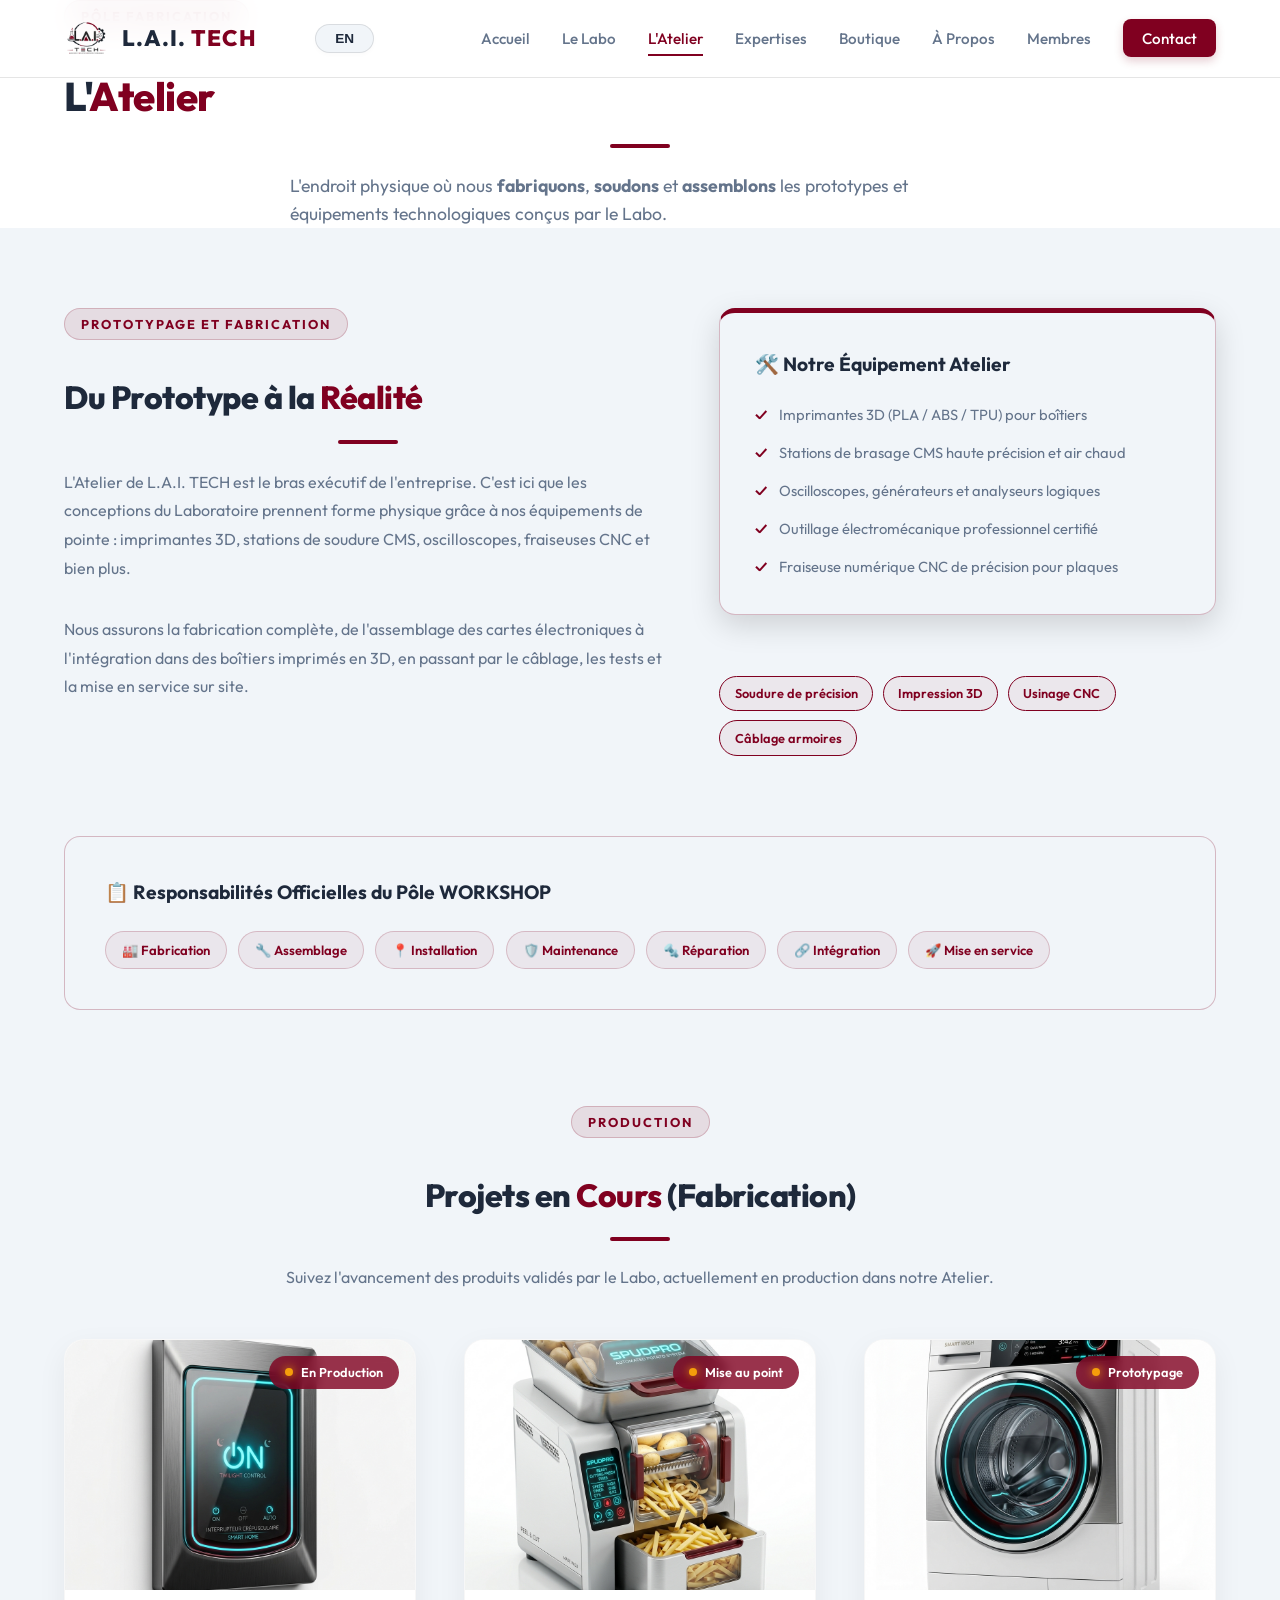
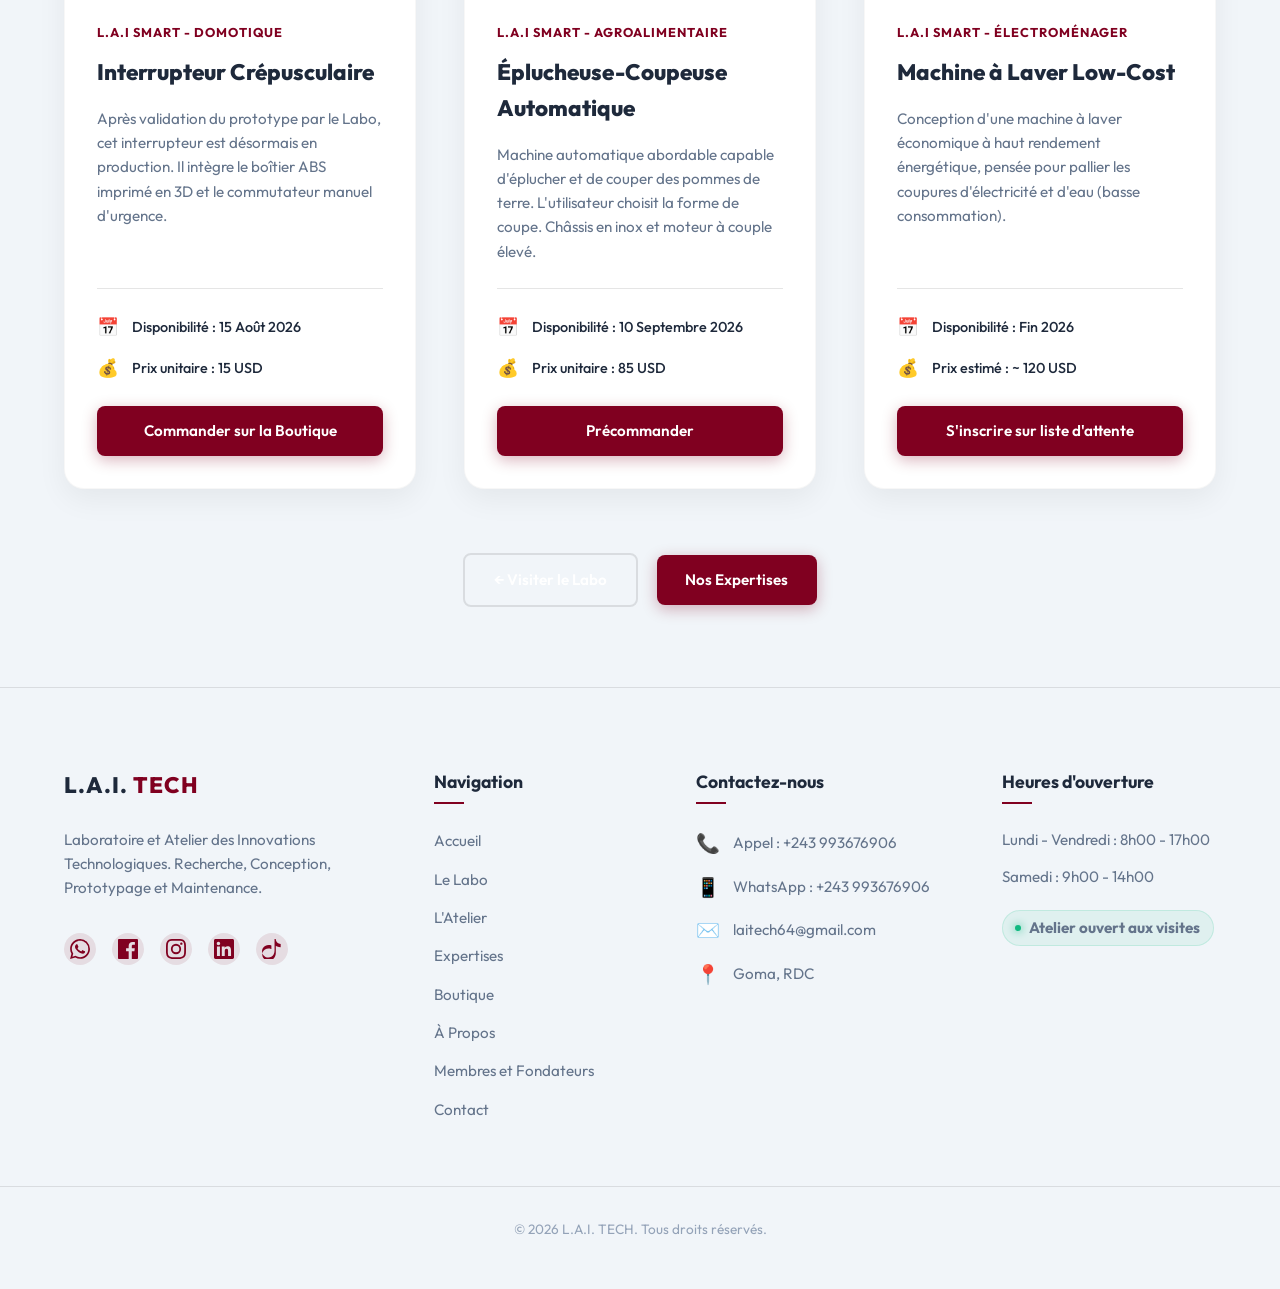
<file: atelier.html>
<!DOCTYPE html>
<html lang="fr">
<head>
    <meta charset="UTF-8">
    <meta http-equiv="Cache-Control" content="no-cache, no-store, must-revalidate">
    <meta http-equiv="Pragma" content="no-cache">
    <meta http-equiv="Expires" content="0">
    <meta name="viewport" content="width=device-width, initial-scale=1.0">
    <title>L'Atelier - L.A.I. TECH</title>
    <meta name="description" content="Découvrez l'Atelier de L.A.I. TECH : l'endroit physique où nous fabriquons, soudons et assemblons les prototypes et les équipements technologiques.">
    <link rel="preconnect" href="https://fonts.googleapis.com">
    <link rel="preconnect" href="https://fonts.gstatic.com" crossorigin>
    <link href="https://fonts.googleapis.com/css2?family=Outfit:wght@300;400;500;600;700;800&display=swap" rel="stylesheet">
    <link rel="stylesheet" href="assets/css/style.css?v=15">

    <!-- Anti Google Translate Banner -->
    <style>
        body { top: 0 !important; }
        .goog-te-banner-frame, .goog-te-banner-frame.skiptranslate, iframe.goog-te-banner-frame { display: none !important; }
        .goog-tooltip, .goog-tooltip:hover { display: none !important; }
        .goog-text-highlight { background-color: transparent !important; border: none !important; box-shadow: none !important; }
        #goog-gt-tt, .VIpgJd-ZVi9od-ORHb-OEVmcd, .VIpgJd-ZVi9od-aZ2wEe-wOHMyf, .VIpgJd-ZVi9od-aZ2wEe-wOHMyf-ti6hGc { display: none !important; }
    </style>

</head>
<body>

    <!-- Header / Barre de navigation -->
    <header class="main-header" id="header">
        <div class="header-container">
            <a href="index.html" class="logo-link">
                <img src="assets/images/logo.png?v=6" alt="L.A.I. TECH Logo" class="logo-img">
                <span class="logo-text">L.A.I. <span class="accent-color">TECH</span></span>
            </a>

            <!-- Google Translate Hidden Element -->
            <div id="google_translate_element" style="position: absolute; opacity: 0; width: 0; height: 0; overflow: hidden; pointer-events: none;"></div>
            
                        <!-- Custom Language Toggle -->
            <div class="lang-selector">
                <button class="lang-toggle-btn" onclick="toggleLanguage()" id="langToggleBtn" title="Changer la langue / Change language">

                    <span id="langBtnText">EN</span>
                </button>
            </div>

            <nav id="primary-navigation" class="primary-navigation">
                <ul class="nav-list">
                    <li class="has-dropdown">
                        <a href="index.html" class="nav-link">Accueil</a>
                        <ul class="dropdown-menu">
                            <li><a href="index.html#hero">Héro</a></li>
                            <li><a href="index.html#services">Domaines d'Expertise</a></li>
                            <li><a href="index.html#valeurs">Nos Valeurs</a></li>
                            <li><a href="index.html#gammes">Gammes de Produits</a></li>
                            <li><a href="index.html#vision">Vision et Mission</a></li>
                        </ul>
                    </li>
                    <li class="has-dropdown">
                        <a href="labo.html" class="nav-link">Le Labo</a>
                        <ul class="dropdown-menu">
                            <li><a href="labo.html">Présentation</a></li>
                            <li><a href="labo.html#recherche">Recherche et Développement</a></li>
                        </ul>
                    </li>
                    <li class="has-dropdown">
                        <a href="atelier.html" class="nav-link active">L'Atelier</a>
                        <ul class="dropdown-menu">
                            <li><a href="atelier.html">Présentation</a></li>
                            <li><a href="atelier.html#conception">Prototypage et Fabrication</a></li>
                        </ul>
                    </li>
                    <li class="has-dropdown">
                        <a href="expertises.html" class="nav-link">Expertises</a>
                        <ul class="dropdown-menu">
                            <li><a href="expertises.html">Toutes nos Expertises</a></li>
                        </ul>
                    </li>
                    <li class="has-dropdown">
                        <a href="boutique.html" class="nav-link">Boutique</a>
                        <ul class="dropdown-menu">
                            <li><a href="boutique.html#shop">Équipements et Composants</a></li>
                        </ul>
                    </li>
                    <li class="has-dropdown">
                        <a href="apropos.html" class="nav-link">À Propos</a>
                        <ul class="dropdown-menu">
                            <li><a href="apropos.html#about">Qui sommes-nous ?</a></li>
                            <li><a href="apropos.html#domaines">Domaines d'Activité</a></li>
                            <li><a href="apropos.html#organisation">Organisation</a></li>
                            <li><a href="apropos.html#produits">Gammes de Produits</a></li>
                            <li><a href="apropos.html#objectifs">Objectifs</a></li>
                            <li><a href="apropos.html#identite">Identité et Philosophie</a></li>
                        </ul>
                    </li>
                    <li class="has-dropdown">
                        <a href="membres.html" class="nav-link">Membres</a>
                        <ul class="dropdown-menu">
                            <li><a href="membres.html#fondateurs">Les Fondateurs</a></li>
                            <li><a href="membres.html#equipe">L'Équipe L.A.I. TECH</a></li>
                        </ul>
                    </li>
                    <li class="has-dropdown">
                        <a href="contact.html" class="nav-link btn-nav">Contact</a>
                        <ul class="dropdown-menu" style="left: auto; right: 0;">
                            <li><a href="contact.html#contact">Formulaire de Contact</a></li>
                        </ul>
                    </li>
                </ul>
            </nav>

            <button class="mobile-nav-toggle" aria-controls="primary-navigation" aria-expanded="false">
                <div class="hamburger">
                    <span class="bar"></span>
                    <span class="bar"></span>
                    <span class="bar"></span>
                </div>
            </button>
        </div>
    </header>

    <main>
        <section class="page-hero" style="background-color: var(--bg-dark);">
            <div class="container">
                <span class="section-tag">Pôle Fabrication</span>
                <h1 class="section-title" style="font-size: 2.5rem; margin-top: 1rem;">L'<span class="accent-color">Atelier</span></h1>
                <div class="title-underline"></div>
                <p class="section-subtitle" style="margin-top: 1.5rem; max-width: 700px;">
                    L'endroit physique où nous <strong>fabriquons</strong>, <strong>soudons</strong> et <strong>assemblons</strong> les prototypes et équipements technologiques conçus par le Labo.
                </p>
            </div>
        </section>

                <section id="conception" style="padding: 5rem 0; background-color: var(--bg-dark-secondary);">
            <div class="container">
                <div class="about-grid" style="gap: 3rem; align-items: start;">
                    <div class="about-text-content">
                        <span class="section-tag">Prototypage et Fabrication</span>
                        <h2 class="section-title" style="font-size: 2rem; margin-top: 1rem;">Du Prototype à la <span class="accent-color">Réalité</span></h2>
                        <div class="title-underline"></div>
                        <p style="margin-top: 1.5rem; line-height: 1.8; color: var(--text-muted);">
                            L'Atelier de L.A.I. TECH est le bras exécutif de l'entreprise. C'est ici que les conceptions du Laboratoire prennent forme physique grâce à nos équipements de pointe : imprimantes 3D, stations de soudure CMS, oscilloscopes, fraiseuses CNC et bien plus.
                        </p>
                        <p style="margin-top: 1rem; line-height: 1.8; color: var(--text-muted);">
                            Nous assurons la fabrication complète, de l'assemblage des cartes électroniques à l'intégration dans des boîtiers imprimés en 3D, en passant par le câblage, les tests et la mise en service sur site.
                        </p>
                    </div>

                    <!-- Sidebar d'illustration conceptuelle -->
                    <div class="about-vision-mission">
                        <div style="background: rgba(255, 255, 255, 0.02); box-shadow: 0 10px 30px rgba(0,0,0,0.15); border-radius: 16px; padding: 2.2rem; border: 1px solid rgba(128,0,32,0.25); border-top: 5px solid var(--primary-color);">
                            <h3 style="font-size: 1.2rem; font-weight: 700; margin-bottom: 1.5rem; color: var(--text-white); display: flex; align-items: center; gap: 0.6rem;">
                                🛠️ Notre Équipement Atelier
                            </h3>
                            <ul style="list-style: none; padding: 0;">
                                <li style="margin-bottom: 0.9rem; display: flex; align-items: flex-start; gap: 0.7rem; color: var(--text-muted); font-size: 0.92rem;"><span style="color: var(--primary-color); font-weight: bold;">✓</span> <span>Imprimantes 3D (PLA / ABS / TPU) pour boîtiers</span></li>
                                <li style="margin-bottom: 0.9rem; display: flex; align-items: flex-start; gap: 0.7rem; color: var(--text-muted); font-size: 0.92rem;"><span style="color: var(--primary-color); font-weight: bold;">✓</span> <span>Stations de brasage CMS haute précision et air chaud</span></li>
                                <li style="margin-bottom: 0.9rem; display: flex; align-items: flex-start; gap: 0.7rem; color: var(--text-muted); font-size: 0.92rem;"><span style="color: var(--primary-color); font-weight: bold;">✓</span> <span>Oscilloscopes, générateurs et analyseurs logiques</span></li>
                                <li style="margin-bottom: 0.9rem; display: flex; align-items: flex-start; gap: 0.7rem; color: var(--text-muted); font-size: 0.92rem;"><span style="color: var(--primary-color); font-weight: bold;">✓</span> <span>Outillage électromécanique professionnel certifié</span></li>
                                <li style="display: flex; align-items: flex-start; gap: 0.7rem; color: var(--text-muted); font-size: 0.92rem;"><span style="color: var(--primary-color); font-weight: bold;">✓</span> <span>Fraiseuse numérique CNC de précision pour plaques</span></li>
                            </ul>
                        </div>
                        
                        <div class="skills-highlight" style="margin-top: 1.8rem; display: flex; flex-wrap: wrap; gap: 0.6rem;">
                            <span class="skill-tag" style="border-color: var(--primary-color); color: var(--primary-color); background: rgba(128,0,32,0.06); font-weight: 600; padding: 0.4rem 0.9rem; border-radius: 50px; font-size: 0.8rem;">Soudure de précision</span>
                            <span class="skill-tag" style="border-color: var(--primary-color); color: var(--primary-color); background: rgba(128,0,32,0.06); font-weight: 600; padding: 0.4rem 0.9rem; border-radius: 50px; font-size: 0.8rem;">Impression 3D</span>
                            <span class="skill-tag" style="border-color: var(--primary-color); color: var(--primary-color); background: rgba(128,0,32,0.06); font-weight: 600; padding: 0.4rem 0.9rem; border-radius: 50px; font-size: 0.8rem;">Usinage CNC</span>
                            <span class="skill-tag" style="border-color: var(--primary-color); color: var(--primary-color); background: rgba(128,0,32,0.06); font-weight: 600; padding: 0.4rem 0.9rem; border-radius: 50px; font-size: 0.8rem;">Câblage armoires</span>
                        </div>
                    </div>
                </div>

                <!-- Responsabilités officielles du Workshop -->
                <div style="margin-top: 5rem; background: rgba(255, 255, 255, 0.02); border: 1px solid rgba(128,0,32,0.25); border-radius: 16px; padding: 2.5rem;">
                    <h3 style="font-size: 1.2rem; font-weight: 700; margin-bottom: 1.5rem; color: var(--text-white); display: flex; align-items: center; gap: 0.6rem;">
                        📋 Responsabilités Officielles du Pôle WORKSHOP
                    </h3>
                    <div style="display: flex; flex-wrap: wrap; gap: 0.7rem;">
                        <span style="padding: 0.45rem 1rem; border: 1px solid rgba(128,0,32,0.2); border-radius: 50px; font-size: 0.82rem; font-weight: 600; color: var(--primary-color); background: rgba(128,0,32,0.06);">🏭 Fabrication</span>
                        <span style="padding: 0.45rem 1rem; border: 1px solid rgba(128,0,32,0.2); border-radius: 50px; font-size: 0.82rem; font-weight: 600; color: var(--primary-color); background: rgba(128,0,32,0.06);">🔧 Assemblage</span>
                        <span style="padding: 0.45rem 1rem; border: 1px solid rgba(128,0,32,0.2); border-radius: 50px; font-size: 0.82rem; font-weight: 600; color: var(--primary-color); background: rgba(128,0,32,0.06);">📍 Installation</span>
                        <span style="padding: 0.45rem 1rem; border: 1px solid rgba(128,0,32,0.2); border-radius: 50px; font-size: 0.82rem; font-weight: 600; color: var(--primary-color); background: rgba(128,0,32,0.06);">🛡️ Maintenance</span>
                        <span style="padding: 0.45rem 1rem; border: 1px solid rgba(128,0,32,0.2); border-radius: 50px; font-size: 0.82rem; font-weight: 600; color: var(--primary-color); background: rgba(128,0,32,0.06);">🔩 Réparation</span>
                        <span style="padding: 0.45rem 1rem; border: 1px solid rgba(128,0,32,0.2); border-radius: 50px; font-size: 0.82rem; font-weight: 600; color: var(--primary-color); background: rgba(128,0,32,0.06);">🔗 Intégration</span>
                        <span style="padding: 0.45rem 1rem; border: 1px solid rgba(128,0,32,0.2); border-radius: 50px; font-size: 0.82rem; font-weight: 600; color: var(--primary-color); background: rgba(128,0,32,0.06);">🚀 Mise en service</span>
                    </div>
                </div>

                <!-- Projets en cours (Fabrication) -->
                <div style="margin-top: 6rem;">
                    <div style="text-align: center; margin-bottom: 3rem;">
                        <span class="section-tag">Production</span>
                        <h2 class="section-title" style="font-size: 2rem; margin-top: 1rem;">Projets en <span class="accent-color">Cours</span> (Fabrication)</h2>
                        <div class="title-underline"></div>
                        <p style="color: var(--text-muted);">Suivez l'avancement des produits validés par le Labo, actuellement en production dans notre Atelier.</p>
                    </div>

                    <div class="projects-grid">
                        <!-- Projet 1: Interrupteur crépusculaire (Atelier) -->
                        <div class="project-card">
                            <div class="project-image-wrapper">
                                <img src="assets/images/projet_crepusculaire.png" alt="Interrupteur Crépusculaire" class="project-img">
                                <div class="project-status" style="background: rgba(128,0,32,0.8);">En Production</div>
                            </div>
                            <div class="project-content">
                                <div class="project-category">L.A.I Smart - Domotique</div>
                                <h3 class="project-title">Interrupteur Crépusculaire</h3>
                                <p class="project-desc">
                                    Après validation du prototype par le Labo, cet interrupteur est désormais en production. Il intègre le boîtier ABS imprimé en 3D et le commutateur manuel d'urgence.
                                </p>
                                <div class="project-meta">
                                    <div class="project-meta-item">
                                        <span class="project-meta-icon">📅</span>
                                        <span>Disponibilité : 15 Août 2026</span>
                                    </div>
                                    <div class="project-meta-item">
                                        <span class="project-meta-icon">💰</span>
                                        <span>Prix unitaire : 15 USD</span>
                                    </div>
                                </div>
                                <div class="project-actions">
                                    <a href="boutique.html" class="btn btn-primary" style="width: 100%; text-align: center;">Commander sur la Boutique</a>
                                </div>
                            </div>
                        </div>

                        <!-- Projet 2: Éplucheuse / Coupeuse -->
                        <div class="project-card">
                            <div class="project-image-wrapper">
                                <img src="assets/images/machine_eplucheuse.png" alt="Éplucheuse-Coupeuse Automatique" class="project-img">
                                <div class="project-status" style="background: rgba(128,0,32,0.8);">Mise au point</div>
                            </div>
                            <div class="project-content">
                                <div class="project-category">L.A.I Smart - Agroalimentaire</div>
                                <h3 class="project-title">Éplucheuse-Coupeuse Automatique</h3>
                                <p class="project-desc">
                                    Machine automatique abordable capable d'éplucher et de couper des pommes de terre. L'utilisateur choisit la forme de coupe. Châssis en inox et moteur à couple élevé.
                                </p>
                                <div class="project-meta">
                                    <div class="project-meta-item">
                                        <span class="project-meta-icon">📅</span>
                                        <span>Disponibilité : 10 Septembre 2026</span>
                                    </div>
                                    <div class="project-meta-item">
                                        <span class="project-meta-icon">💰</span>
                                        <span>Prix unitaire : 85 USD</span>
                                    </div>
                                </div>
                                <div class="project-actions">
                                    <a href="boutique.html" class="btn btn-primary" style="width: 100%; text-align: center;">Précommander</a>
                                </div>
                            </div>
                        </div>

                        <!-- Projet 3: Machine à laver Connectée -->
                        <div class="project-card">
                            <div class="project-image-wrapper">
                                <img src="assets/images/machine_lavage.png" alt="Machine à Laver Low-Cost" class="project-img">
                                <div class="project-status" style="background: rgba(128,0,32,0.8);">Prototypage</div>
                            </div>
                            <div class="project-content">
                                <div class="project-category">L.A.I Smart - Électroménager</div>
                                <h3 class="project-title">Machine à Laver Low-Cost</h3>
                                <p class="project-desc">
                                    Conception d'une machine à laver économique à haut rendement énergétique, pensée pour pallier les coupures d'électricité et d'eau (basse consommation).
                                </p>
                                <div class="project-meta">
                                    <div class="project-meta-item">
                                        <span class="project-meta-icon">📅</span>
                                        <span>Disponibilité : Fin 2026</span>
                                    </div>
                                    <div class="project-meta-item">
                                        <span class="project-meta-icon">💰</span>
                                        <span>Prix estimé : ~ 120 USD</span>
                                    </div>
                                </div>
                                <div class="project-actions">
                                    <a href="boutique.html" class="btn btn-primary" style="width: 100%; text-align: center;">S'inscrire sur liste d'attente</a>
                                </div>
                            </div>
                        </div>
                    </div>
                </div>
                <div style="text-align: center; margin-top: 4rem;">
                    <a href="labo.html" class="btn btn-secondary">← Visiter le Labo</a>
                    <a href="expertises.html" class="btn btn-primary" style="margin-left: 1rem; background-color: var(--primary-color);">Nos Expertises</a>
                </div>
            </div>
        </section>
    </main>

        <!-- Pied de page -->
    <footer class="main-footer">
        <div class="container footer-grid">
            <div class="footer-brand">
                <a href="index.html" class="logo-link">
                    <span class="logo-text">L.A.I. <span class="accent-color">TECH</span></span>
                </a>
                <p class="footer-desc">Laboratoire et Atelier des Innovations Technologiques. Recherche, Conception, Prototypage et Maintenance.</p>
                <div class="social-icons">
                    <a href="https://wa.me/243993676906" aria-label="WhatsApp" class="social-icon"><svg viewBox="0 0 24 24" fill="currentColor"><path d="M17.472 14.382c-.297-.149-1.758-.867-2.03-.967-.273-.099-.471-.148-.67.15-.197.297-.767.966-.94 1.164-.173.199-.347.223-.644.075-.297-.15-1.255-.463-2.39-1.475-.883-.788-1.48-1.761-1.653-2.059-.173-.297-.018-.458.13-.606.134-.133.298-.347.446-.52.149-.174.198-.298.298-.497.099-.198.05-.371-.025-.52-.075-.149-.669-1.612-.916-2.207-.242-.579-.487-.5-.669-.51-.173-.008-.371-.01-.57-.01-.198 0-.52.074-.792.372-.272.297-1.04 1.016-1.04 2.479 0 1.462 1.065 2.875 1.213 3.074.149.198 2.096 3.2 5.077 4.487.709.306 1.262.489 1.694.625.712.227 1.36.195 1.871.118.571-.085 1.758-.719 2.006-1.413.248-.694.248-1.289.173-1.413-.074-.124-.272-.198-.57-.347m-5.421 7.403h-.004a9.87 9.87 0 01-5.031-1.378l-.361-.214-3.741.982.998-3.648-.235-.374a9.86 9.86 0 01-1.51-5.26c.001-5.45 4.436-9.884 9.888-9.884 2.64 0 5.122 1.03 6.988 2.898a9.825 9.825 0 012.893 6.994c-.003 5.45-4.437 9.884-9.885 9.884m8.413-18.297A11.815 11.815 0 0012.05 0C5.495 0 .16 5.335.157 11.892c0 2.096.547 4.142 1.588 5.945L.057 24l6.305-1.654a11.882 11.882 0 005.683 1.448h.005c6.554 0 11.89-5.335 11.893-11.893a11.821 11.821 0 00-3.48-8.413Z"/></svg></a>
                    <a href="#" aria-label="Facebook" class="social-icon"><svg viewBox="0 0 24 24" fill="currentColor"><path d="M22.675 0H1.325C.593 0 0 .593 0 1.325v21.351C0 23.407.593 24 1.325 24H12.82v-9.294H9.692v-3.622h3.128V8.413c0-3.1 1.893-4.788 4.659-4.788 1.325 0 2.463.099 2.795.143v3.24l-1.918.001c-1.504 0-1.795.715-1.795 1.763v2.313h3.587l-.467 3.622h-3.12V24h6.116c.73 0 1.323-.593 1.323-1.325V1.325C24 .593 23.407 0 22.675 0z"/></svg></a>
                    <a href="#" aria-label="Instagram" class="social-icon"><svg viewBox="0 0 24 24" fill="currentColor"><path d="M12 2.163c3.204 0 3.584.012 4.85.07 3.252.148 4.771 1.691 4.919 4.919.058 1.265.069 1.645.069 4.849 0 3.205-.012 3.584-.069 4.849-.149 3.225-1.664 4.771-4.919 4.919-1.266.058-1.644.07-4.85.07-3.204 0-3.584-.012-4.849-.07-3.26-.149-4.771-1.699-4.919-4.92-.058-1.265-.07-1.644-.07-4.849 0-3.204.013-3.583.07-4.849.149-3.227 1.664-4.771 4.919-4.919 1.266-.057 1.645-.069 4.849-.069zM12 0C8.741 0 8.333.014 7.053.072 2.695.272.273 2.69.073 7.052.014 8.333 0 8.741 0 12c0 3.259.014 3.668.072 4.948.2 4.358 2.618 6.78 6.98 6.98C8.333 23.986 8.741 24 12 24c3.259 0 3.668-.014 4.948-.072 4.354-.2 6.782-2.618 6.979-6.98.059-1.28.073-1.689.073-4.948 0-3.259-.014-3.667-.072-4.947-.196-4.354-2.617-6.78-6.979-6.98C15.668.014 15.259 0 12 0zm0 5.838a6.162 6.162 0 100 12.324 6.162 6.162 0 000-12.324zM12 16a4 4 0 110-8 4 4 0 010 8zm6.406-11.845a1.44 1.44 0 100 2.881 1.44 1.44 0 000-2.881z"/></svg></a>
                    <a href="#" aria-label="LinkedIn" class="social-icon"><svg viewBox="0 0 24 24" fill="currentColor"><path d="M20.447 20.452h-3.554v-5.569c0-1.328-.027-3.037-1.852-3.037-1.853 0-2.136 1.445-2.136 2.939v5.667H9.351V9h3.414v1.561h.046c.477-.9 1.637-1.85 3.37-1.85 3.601 0 4.267 2.37 4.267 5.455v6.286zM5.337 7.433c-1.144 0-2.063-.926-2.063-2.065 0-1.138.92-2.063 2.063-2.063 1.14 0 2.064.925 2.064 2.063 0 1.139-.925 2.065-2.064 2.065zm1.782 13.019H3.555V9h3.564v11.452zM22.225 0H1.771C.792 0 0 .774 0 1.729v20.542C0 23.227.792 24 1.771 24h20.451C23.2 24 24 23.227 24 22.271V1.729C24 .774 23.2 0 22.225 0z"/></svg></a>
                    <a href="#" aria-label="TikTok" class="social-icon"><svg viewBox="0 0 24 24" fill="currentColor"><path d="M12.525.02c1.31-.02 2.61-.01 3.91-.02.08 1.53.63 3.09 1.75 4.17 1.12 1.11 2.7 1.62 4.24 1.79v4.03c-1.44-.05-2.89-.35-4.2-.97-.57-.26-1.1-.59-1.62-.93-.01 2.92.01 5.84-.02 8.75-.08 2.78-1.15 5.54-3.33 7.31-1.92 1.57-4.58 2.22-6.93 1.75-2.73-.54-5.02-2.61-5.74-5.26-.82-2.99.36-6.4 2.96-8.1 2.12-1.39 4.88-1.57 7.22-.68.17.07.35.15.52.23V7.78c-2.45-.75-5.23-.62-7.55.57-1.8 1.05-3.15 2.87-3.52 4.92-.37 2.05.07 4.23 1.25 5.92 1.4 1.94 3.75 3.09 6.13 3.1 2.6-.02 5.09-1.43 6.31-3.69.86-1.6 1.18-3.46 1.17-5.32-.01-5.6-.03-11.2-.01-16.79-1.28.02-2.56.03-3.84.05z"/></svg></a>
                </div>
            </div>
            <div class="footer-links">
                <h4>Navigation</h4>
                <ul>
                    <li><a href="index.html">Accueil</a></li>
                    <li><a href="labo.html">Le Labo</a></li>
                    <li><a href="atelier.html">L'Atelier</a></li>
                    <li><a href="expertises.html">Expertises</a></li>
                    <li><a href="boutique.html">Boutique</a></li>
                    <li><a href="apropos.html">À Propos</a></li>
                    <li><a href="membres.html">Membres et Fondateurs</a></li>
                    <li><a href="contact.html">Contact</a></li>
                </ul>
            </div>
            <div class="footer-contact">
                <h4>Contactez-nous</h4>
                <ul>
                    <li>
                        <span class="footer-contact-icon">📞</span>
                        <a href="tel:+243993676906">Appel : +243 993676906</a>
                    </li>
                    <li>
                        <span class="footer-contact-icon">📱</span>
                        <a href="https://wa.me/243993676906" target="_blank">WhatsApp : +243 993676906</a>
                    </li>
                    <li>
                        <span class="footer-contact-icon">✉️</span>
                        <a href="mailto:laitech64@gmail.com">laitech64@gmail.com</a>
                    </li>
                    <li>
                        <span class="footer-contact-icon">📍</span>
                        <span>Goma, RDC</span>
                    </li>
                </ul>
            </div>
            <div class="footer-hours">
                <h4>Heures d'ouverture</h4>
                <p>Lundi - Vendredi : 8h00 - 17h00</p>
                <p>Samedi : 9h00 - 14h00</p>
                <p class="status-open">Atelier ouvert aux visites</p>
            </div>
        </div>
        <div style="text-align: center; padding-top: 2rem; border-top: 1px solid var(--border-color); margin-top: 2rem;">
            <p class="copyright" style="margin: 0;">&copy; 2026 L.A.I. TECH. Tous droits réservés.</p>
        </div>
    </footer>

    <script src="assets/js/app.js?v=15"></script>

    <!-- Scripts Google Translate (Custom UI) -->
    <script type="text/javascript">
        function googleTranslateElementInit() {
            new google.translate.TranslateElement({
                pageLanguage: 'fr', 
                includedLanguages: 'en,fr', 
                autoDisplay: false
            }, 'google_translate_element');
        }

        let changeLangRetries = 0;
        function toggleLanguage() {
            var currentLang = localStorage.getItem('lai_tech_lang') || 'fr';
            var targetLang = currentLang === 'fr' ? 'en' : 'fr';
            changeLanguage(targetLang);
        }

        function changeLanguage(langCode) {
            var selectField = document.querySelector("#google_translate_element select");
            if (!selectField) {
                if (changeLangRetries < 6) {
                    changeLangRetries++;
                    setTimeout(() => changeLanguage(langCode), 500);
                } else {
                    console.warn("Google Translate element not loaded yet.");
                }
                return;
            }
            changeLangRetries = 0;
            
            for(var i=0; i < selectField.options.length; i++){
                if(selectField.options[i].value == langCode){
                    selectField.selectedIndex = i;
                    var event = new Event('change', {bubbles: true});
                    selectField.dispatchEvent(event);
                    break;
                }
            }

            // Update UI button
            var btnText = document.getElementById('langBtnText');
            if (btnText) {
                btnText.textContent = langCode === 'fr' ? 'EN' : 'FR';
            }
            
            localStorage.setItem('lai_tech_lang', langCode);
        }

        // Prevent Google Translate Banner
        const hideGoogleTranslate = () => {
            document.body.style.top = '0px';
            const banner = document.querySelector('.goog-te-banner-frame');
            if (banner) banner.style.display = 'none';
        };
        
        document.addEventListener('DOMContentLoaded', () => {
            setTimeout(() => {
                const savedLang = localStorage.getItem('lai_tech_lang');
                if(savedLang && savedLang === 'en') {
                    changeLanguage('en');
                } else {
                    var btnText = document.getElementById('langBtnText');
                    if (btnText) btnText.textContent = 'EN';
                }
                setInterval(hideGoogleTranslate, 100); // Aggressively hide the banner
            }, 1000);
        });
    </script>
    <script type="text/javascript" src="https://translate.google.com/translate_a/element.js?cb=googleTranslateElementInit"></script>

</body>
</html>
</file>
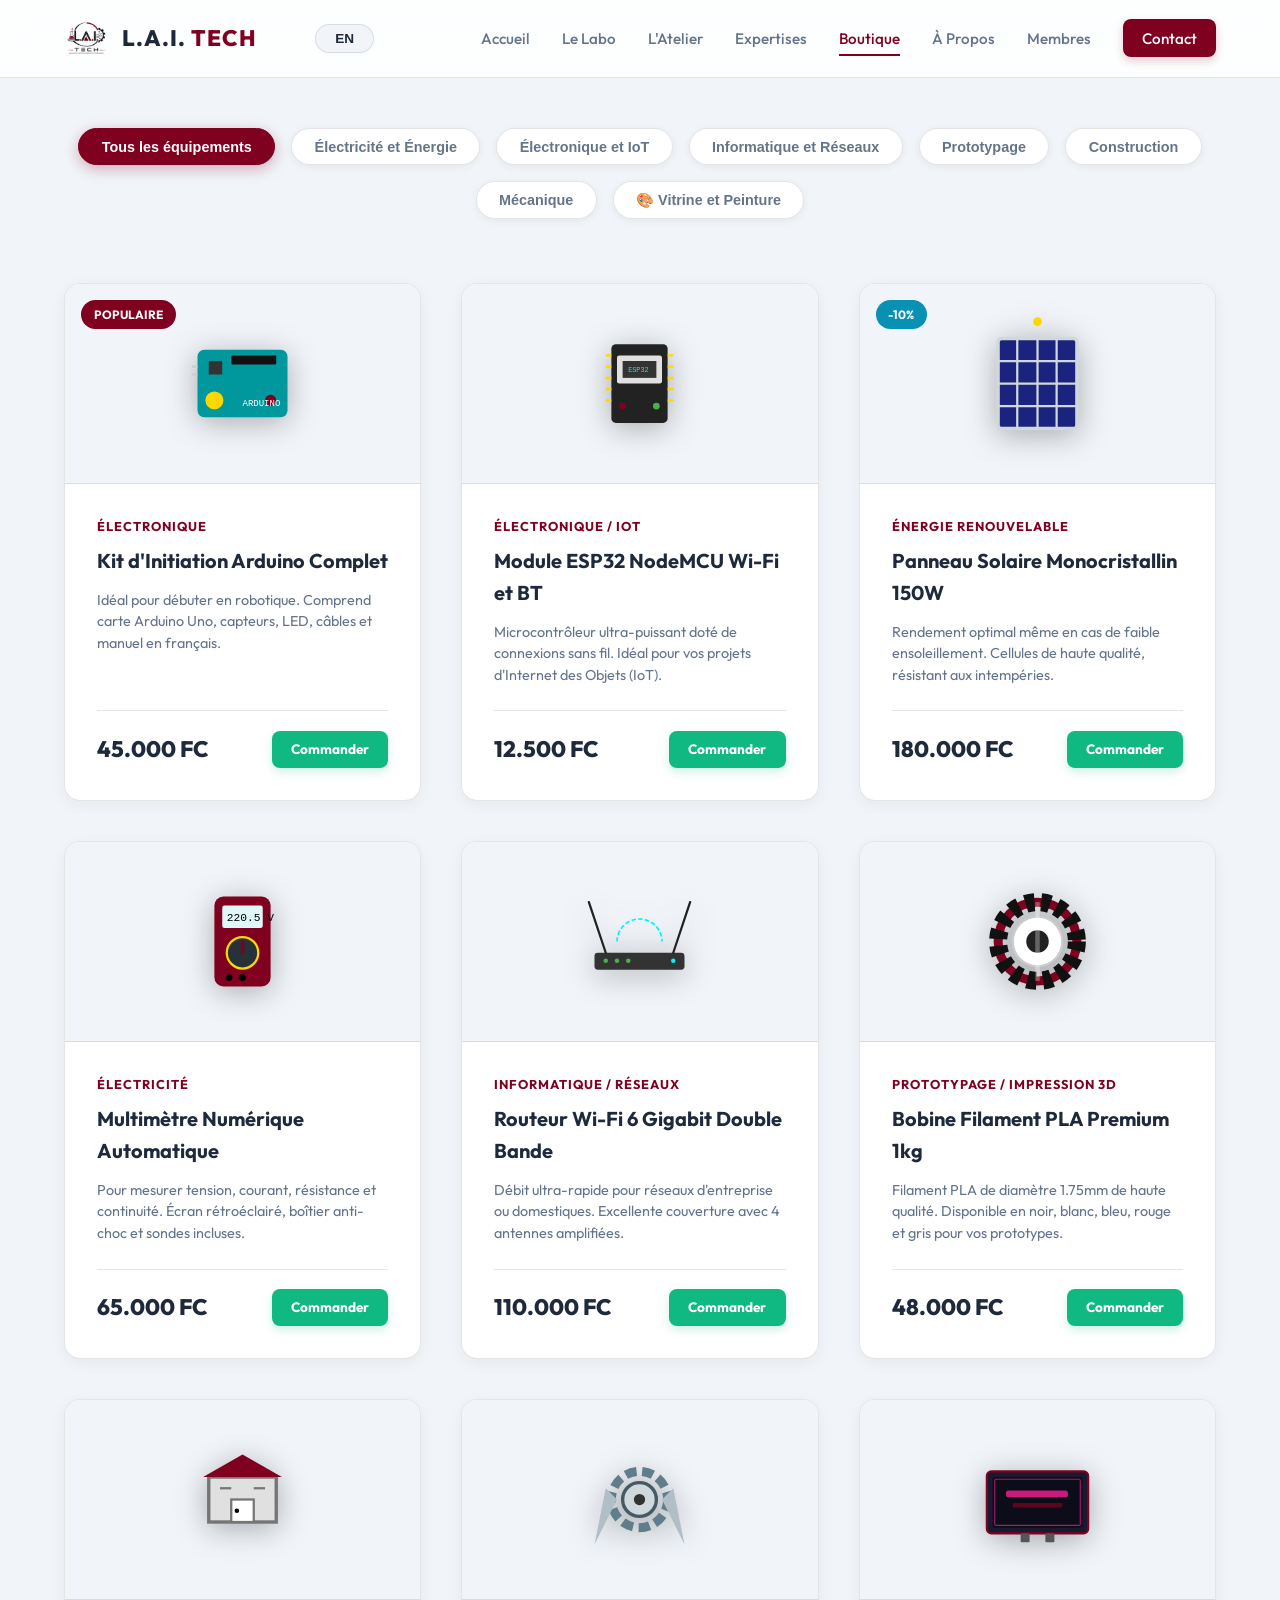
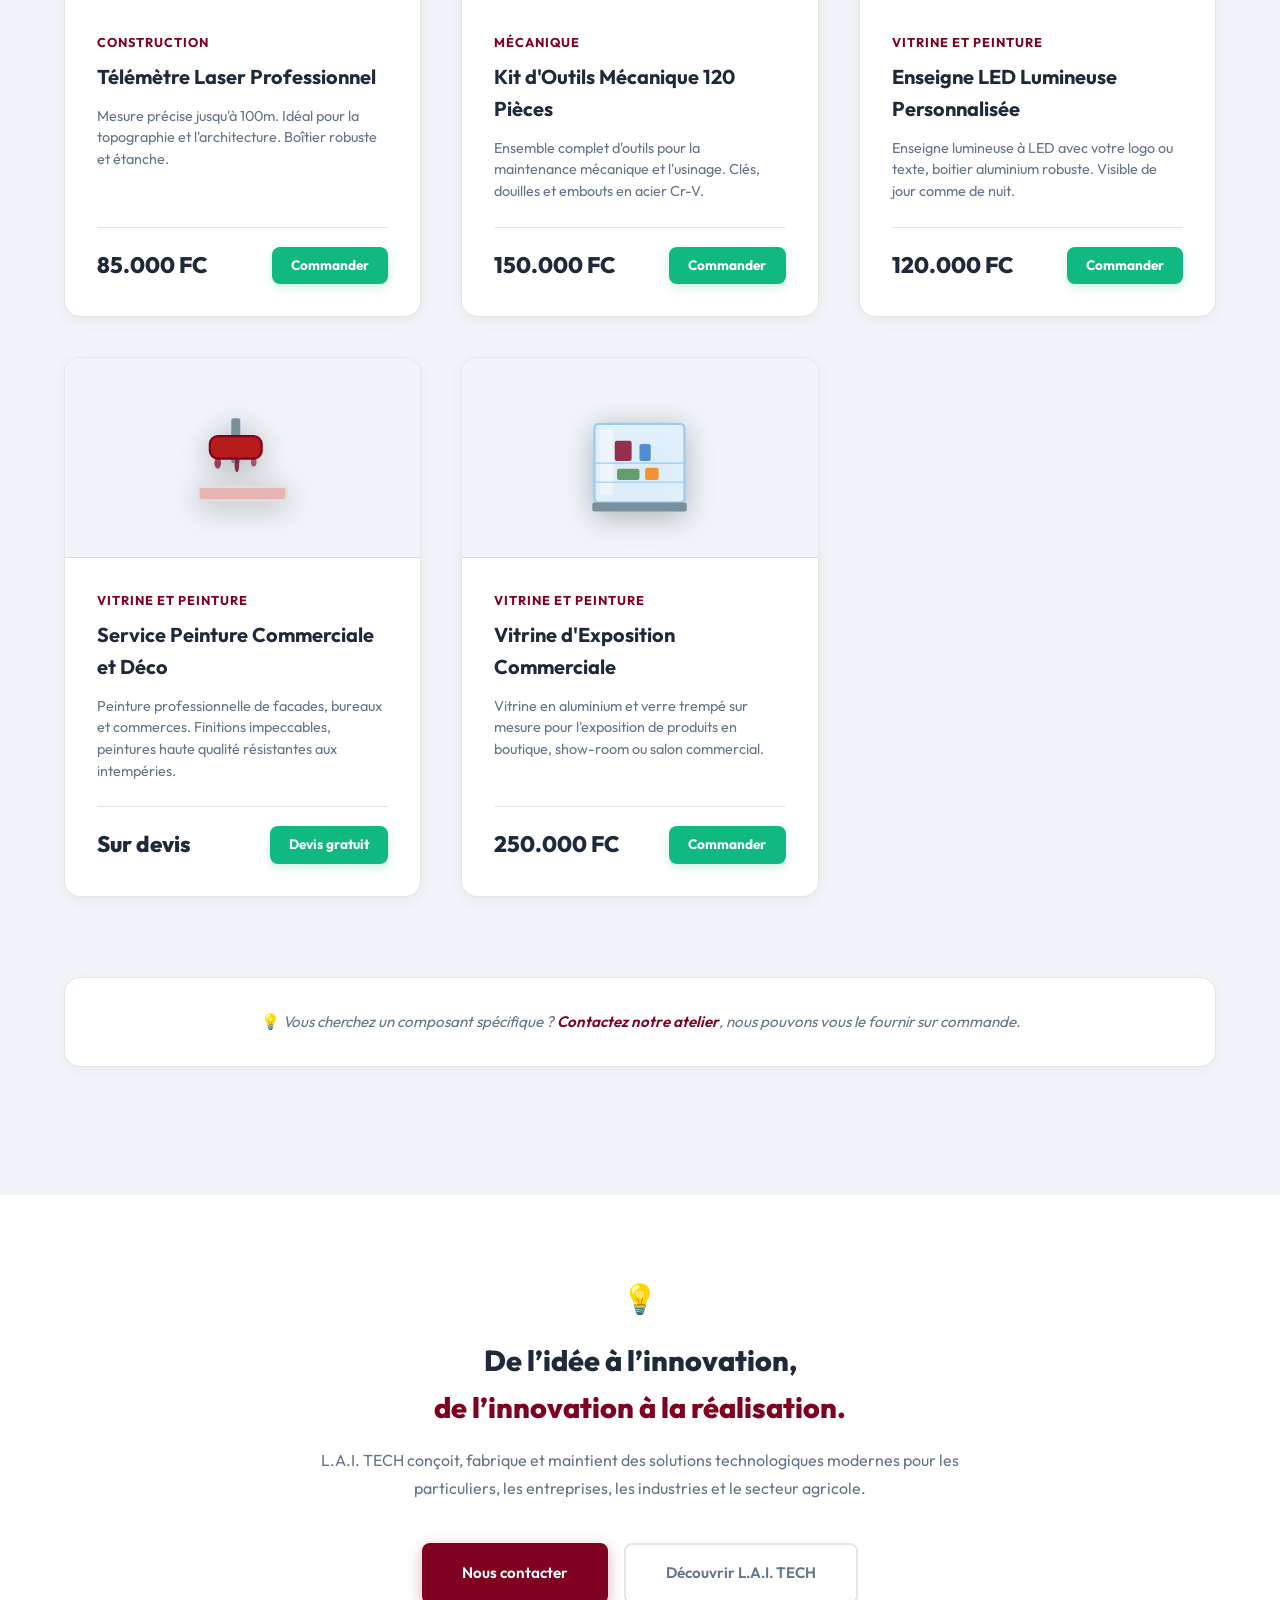
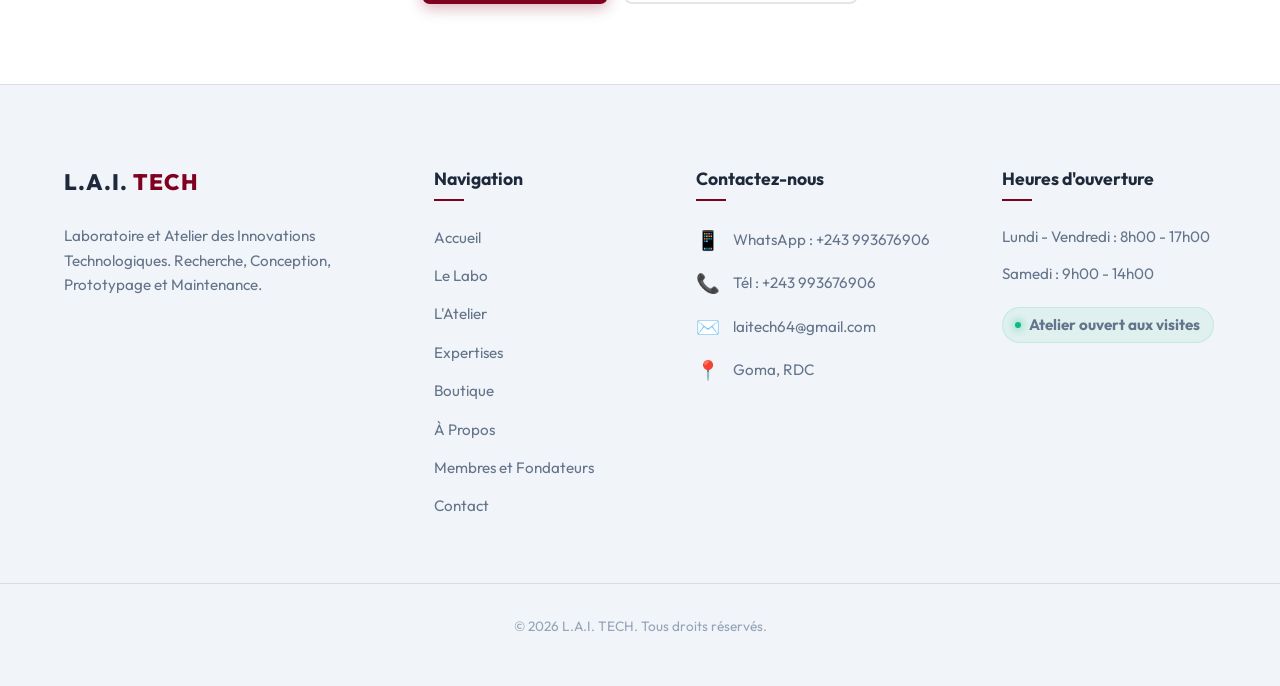
<file: boutique.html>
<!DOCTYPE html>
<html lang="fr">
<head>
    <meta charset="UTF-8">
    <meta http-equiv="Cache-Control" content="no-cache, no-store, must-revalidate">
    <meta http-equiv="Pragma" content="no-cache">
    <meta http-equiv="Expires" content="0">
    <meta name="viewport" content="width=device-width, initial-scale=1.0">
    <title>Boutique - L.A.I. TECH</title>
    <meta name="description" content="Achetez vos composants et équipements professionnels directement auprès de L.A.I. TECH. Matériel testé et garanti.">
    <link rel="preconnect" href="https://fonts.googleapis.com">
    <link rel="preconnect" href="https://fonts.gstatic.com" crossorigin>
    <link href="https://fonts.googleapis.com/css2?family=Outfit:wght@300;400;500;600;700;800&display=swap" rel="stylesheet">
    <link rel="stylesheet" href="assets/css/style.css?v=15">

    <!-- Anti Google Translate Banner -->
    <style>
        body { top: 0 !important; }
        .goog-te-banner-frame, .goog-te-banner-frame.skiptranslate, iframe.goog-te-banner-frame { display: none !important; }
        .goog-tooltip, .goog-tooltip:hover { display: none !important; }
        .goog-text-highlight { background-color: transparent !important; border: none !important; box-shadow: none !important; }
        #goog-gt-tt, .VIpgJd-ZVi9od-ORHb-OEVmcd, .VIpgJd-ZVi9od-aZ2wEe-wOHMyf, .VIpgJd-ZVi9od-aZ2wEe-wOHMyf-ti6hGc { display: none !important; }
    </style>

</head>
<body>

    <header class="main-header" id="header">
        <div class="header-container">
            <a href="index.html" class="logo-link">
                <img src="assets/images/logo.png?v=6" alt="L.A.I. TECH Logo" class="logo-img">
                <span class="logo-text">L.A.I. <span class="accent-color">TECH</span></span>
            </a>

            <!-- Google Translate Hidden Element -->
            <div id="google_translate_element" style="position: absolute; opacity: 0; width: 0; height: 0; overflow: hidden; pointer-events: none;"></div>
            
                        <!-- Custom Language Toggle -->
            <div class="lang-selector">
                <button class="lang-toggle-btn" onclick="toggleLanguage()" id="langToggleBtn" title="Changer la langue / Change language">

                    <span id="langBtnText">EN</span>
                </button>
            </div>

            <nav id="primary-navigation" class="primary-navigation">
                <ul class="nav-list">
                    <li class="has-dropdown">
                        <a href="index.html" class="nav-link">Accueil</a>
                        <ul class="dropdown-menu">
                            <li><a href="index.html#hero">Héro</a></li>
                            <li><a href="index.html#services">Domaines d'Expertise</a></li>
                            <li><a href="index.html#valeurs">Nos Valeurs</a></li>
                            <li><a href="index.html#gammes">Gammes de Produits</a></li>
                            <li><a href="index.html#vision">Vision et Mission</a></li>
                        </ul>
                    </li>
                    <li class="has-dropdown">
                        <a href="labo.html" class="nav-link">Le Labo</a>
                        <ul class="dropdown-menu">
                            <li><a href="labo.html">Présentation</a></li>
                            <li><a href="labo.html#recherche">Recherche et Développement</a></li>
                        </ul>
                    </li>
                    <li class="has-dropdown">
                        <a href="atelier.html" class="nav-link">L'Atelier</a>
                        <ul class="dropdown-menu">
                            <li><a href="atelier.html">Présentation</a></li>
                            <li><a href="atelier.html#conception">Prototypage et Fabrication</a></li>
                        </ul>
                    </li>
                    <li class="has-dropdown">
                        <a href="expertises.html" class="nav-link">Expertises</a>
                        <ul class="dropdown-menu">
                            <li><a href="expertises.html">Toutes nos Expertises</a></li>
                        </ul>
                    </li>
                    <li class="has-dropdown">
                        <a href="boutique.html" class="nav-link active">Boutique</a>
                        <ul class="dropdown-menu">
                            <li><a href="boutique.html#shop">Équipements et Composants</a></li>
                        </ul>
                    </li>
                    <li class="has-dropdown">
                        <a href="apropos.html" class="nav-link">À Propos</a>
                        <ul class="dropdown-menu">
                            <li><a href="apropos.html#about">Qui sommes-nous ?</a></li>
                            <li><a href="apropos.html#domaines">Domaines d'Activité</a></li>
                            <li><a href="apropos.html#organisation">Organisation</a></li>
                            <li><a href="apropos.html#produits">Gammes de Produits</a></li>
                            <li><a href="apropos.html#objectifs">Objectifs</a></li>
                            <li><a href="apropos.html#identite">Identité et Philosophie</a></li>
                        </ul>
                    </li>
                    <li class="has-dropdown">
                        <a href="membres.html" class="nav-link">Membres</a>
                        <ul class="dropdown-menu">
                            <li><a href="membres.html#fondateurs">Les Fondateurs</a></li>
                            <li><a href="membres.html#equipe">L'Équipe L.A.I. TECH</a></li>
                        </ul>
                    </li>
                    <li class="has-dropdown">
                        <a href="contact.html" class="nav-link btn-nav">Contact</a>
                        <ul class="dropdown-menu" style="left: auto; right: 0;">
                            <li><a href="contact.html#contact">Formulaire de Contact</a></li>
                        </ul>
                    </li>
                </ul>
            </nav>

            <button class="mobile-nav-toggle" aria-controls="primary-navigation" aria-expanded="false">
                <div class="hamburger">
                    <span class="bar"></span>
                    <span class="bar"></span>
                    <span class="bar"></span>
                </div>
            </button>
        </div>
    </header>

    <section id="shop" class="shop-section">
            <div class="container">
                <!-- Filtres -->
                <div class="shop-filters">
                    <button class="filter-btn active" data-filter="all">Tous les équipements</button>
                    <button class="filter-btn" data-filter="elec">Électricité et Énergie</button>
                    <button class="filter-btn" data-filter="electronique">Électronique et IoT</button>
                    <button class="filter-btn" data-filter="info">Informatique et Réseaux</button>
                    <button class="filter-btn" data-filter="proto">Prototypage</button>
                    <button class="filter-btn" data-filter="construction">Construction</button>
                    <button class="filter-btn" data-filter="meca">Mécanique</button>
                    <button class="filter-btn" data-filter="vitrine">🎨 Vitrine et Peinture</button>
                </div>

                <!-- Grille Produits -->
                <div class="products-grid">
                    <!-- Produit 1 -->
                    <div class="product-card" data-category="electronique">
                        <div class="product-badge">Populaire</div>
                        <div class="product-image">
                            <svg viewBox="0 0 120 120" class="product-svg">
                                <rect x="20" y="30" width="80" height="60" rx="6" fill="#00979d"/>
                                <rect x="30" y="40" width="12" height="12" fill="#333"/>
                                <line x1="20" y1="45" x2="15" y2="45" stroke="#ccc" stroke-width="2"/>
                                <line x1="20" y1="52" x2="15" y2="52" stroke="#ccc" stroke-width="2"/>
                                <rect x="50" y="35" width="40" height="8" fill="#111" rx="1"/>
                                <circle cx="35" cy="75" r="8" fill="#ffd700"/>
                                <circle cx="85" cy="75" r="5" fill="#800020"/>
                                <text x="60" y="80" fill="#fff" font-size="8" font-family="monospace">ARDUINO</text>
                            </svg>
                        </div>
                        <div class="product-info">
                            <span class="product-cat">Électronique</span>
                            <h3 class="product-title">Kit d'Initiation Arduino Complet</h3>
                            <p class="product-desc">Idéal pour débuter en robotique. Comprend carte Arduino Uno, capteurs, LED, câbles et manuel en français.</p>
                            <div class="product-price-row">
                                <span class="product-price">45.000 FC</span>
                                <a href="https://wa.me/243993676906?text=Bonjour%20L.A.I.%20TECH,%20je%20souhaite%20commander%20le%20Kit%20d%27Initiation%20Arduino" target="_blank" class="btn btn-sm btn-order">Commander</a>
                            </div>
                        </div>
                    </div>

                    <!-- Produit 2 -->
                    <div class="product-card" data-category="electronique">
                        <div class="product-image">
                            <svg viewBox="0 0 120 120" class="product-svg">
                                <rect x="35" y="25" width="50" height="70" rx="4" fill="#222"/>
                                <rect x="40" y="35" width="40" height="25" fill="#e0e0e0" rx="2"/>
                                <rect x="45" y="40" width="30" height="15" fill="#333"/>
                                <text x="50" y="50" fill="#00f2fe" font-size="6" font-family="monospace">ESP32</text>
                                <circle cx="45" cy="80" r="3" fill="#800020"/>
                                <circle cx="75" cy="80" r="3" fill="#4caf50"/>
                                <path d="M30 35 h5 M30 45 h5 M30 55 h5 M30 65 h5 M30 75 h5 M85 35 h5 M85 45 h5 M85 55 h5 M85 65 h5 M85 75 h5" stroke="#ffd700" stroke-width="2"/>
                            </svg>
                        </div>
                        <div class="product-info">
                            <span class="product-cat">Électronique / IoT</span>
                            <h3 class="product-title">Module ESP32 NodeMCU Wi-Fi et BT</h3>
                            <p class="product-desc">Microcontrôleur ultra-puissant doté de connexions sans fil. Idéal pour vos projets d'Internet des Objets (IoT).</p>
                            <div class="product-price-row">
                                <span class="product-price">12.500 FC</span>
                                <a href="https://wa.me/243993676906?text=Bonjour%20L.A.I.%20TECH,%20je%20souhaite%20commander%20le%20Module%20ESP32" target="_blank" class="btn btn-sm btn-order">Commander</a>
                            </div>
                        </div>
                    </div>

                    <!-- Produit 3 -->
                    <div class="product-card" data-category="elec">
                        <div class="product-badge promo">-10%</div>
                        <div class="product-image">
                            <svg viewBox="0 0 120 120" class="product-svg">
                                <rect x="25" y="20" width="70" height="80" rx="3" fill="#1a237e" stroke="#cfd8dc" stroke-width="3"/>
                                <line x1="25" y1="40" x2="95" y2="40" stroke="#cfd8dc" stroke-width="2"/>
                                <line x1="25" y1="60" x2="95" y2="60" stroke="#cfd8dc" stroke-width="2"/>
                                <line x1="25" y1="80" x2="95" y2="80" stroke="#cfd8dc" stroke-width="2"/>
                                <line x1="42" y1="20" x2="42" y2="100" stroke="#cfd8dc" stroke-width="2"/>
                                <line x1="60" y1="20" x2="60" y2="100" stroke="#cfd8dc" stroke-width="2"/>
                                <line x1="77" y1="20" x2="77" y2="100" stroke="#cfd8dc" stroke-width="2"/>
                                <circle cx="60" cy="5" r="4" fill="#ffd700"/>
                            </svg>
                        </div>
                        <div class="product-info">
                            <span class="product-cat">Énergie Renouvelable</span>
                            <h3 class="product-title">Panneau Solaire Monocristallin 150W</h3>
                            <p class="product-desc">Rendement optimal même en cas de faible ensoleillement. Cellules de haute qualité, résistant aux intempéries.</p>
                            <div class="product-price-row">
                                <span class="product-price">180.000 FC</span>
                                <a href="https://wa.me/243993676906?text=Bonjour%20L.A.I.%20TECH,%20je%20souhaite%20commander%20le%20Panneau%20Solaire%20150W" target="_blank" class="btn btn-sm btn-order">Commander</a>
                            </div>
                        </div>
                    </div>

                    <!-- Produit 4 -->
                    <div class="product-card" data-category="elec">
                        <div class="product-image">
                            <svg viewBox="0 0 120 120" class="product-svg">
                                <rect x="35" y="20" width="50" height="80" rx="8" fill="#800020"/>
                                <rect x="42" y="28" width="36" height="20" fill="#e0f7fa" rx="2"/>
                                <text x="46" y="42" fill="#000" font-size="10" font-family="monospace">220.5 V</text>
                                <circle cx="60" cy="70" r="14" fill="#263238" stroke="#ffd700" stroke-width="2"/>
                                <line x1="60" y1="70" x2="60" y2="60" stroke="#800020" stroke-width="3" stroke-linecap="round"/>
                                <circle cx="48" cy="92" r="3" fill="#000"/>
                                <circle cx="60" cy="92" r="3" fill="#000"/>
                                <circle cx="72" cy="92" r="3" fill="#800020"/>
                            </svg>
                        </div>
                        <div class="product-info">
                            <span class="product-cat">Électricité</span>
                            <h3 class="product-title">Multimètre Numérique Automatique</h3>
                            <p class="product-desc">Pour mesurer tension, courant, résistance et continuité. Écran rétroéclairé, boîtier anti-choc et sondes incluses.</p>
                            <div class="product-price-row">
                                <span class="product-price">65.000 FC</span>
                                <a href="https://wa.me/243993676906?text=Bonjour%20L.A.I.%20TECH,%20je%20souhaite%20commander%20le%20Multimetre%20Numerique" target="_blank" class="btn btn-sm btn-order">Commander</a>
                            </div>
                        </div>
                    </div>

                    <!-- Produit 5 -->
                    <div class="product-card" data-category="info">
                        <div class="product-image">
                            <svg viewBox="0 0 120 120" class="product-svg">
                                <rect x="20" y="70" width="80" height="15" rx="3" fill="#333"/>
                                <circle cx="30" cy="77" r="2" fill="#4caf50"/>
                                <circle cx="40" cy="77" r="2" fill="#4caf50"/>
                                <circle cx="50" cy="77" r="2" fill="#4caf50"/>
                                <circle cx="90" cy="77" r="2" fill="#00f2fe"/>
                                <line x1="30" y1="70" x2="15" y2="25" stroke="#222" stroke-width="2" stroke-linecap="round"/>
                                <line x1="90" y1="70" x2="105" y2="25" stroke="#222" stroke-width="2" stroke-linecap="round"/>
                                <path d="M 40 60 A 20 20 0 0 1 80 60" stroke="#00f2fe" stroke-width="1.5" fill="none" stroke-dasharray="4 2"/>
                            </svg>
                        </div>
                        <div class="product-info">
                            <span class="product-cat">Informatique / Réseaux</span>
                            <h3 class="product-title">Routeur Wi-Fi 6 Gigabit Double Bande</h3>
                            <p class="product-desc">Débit ultra-rapide pour réseaux d'entreprise ou domestiques. Excellente couverture avec 4 antennes amplifiées.</p>
                            <div class="product-price-row">
                                <span class="product-price">110.000 FC</span>
                                <a href="https://wa.me/243993676906?text=Bonjour%20L.A.I.%20TECH,%20je%20souhaite%20commander%20le%20Routeur%20Wi-Fi%206" target="_blank" class="btn btn-sm btn-order">Commander</a>
                            </div>
                        </div>
                    </div>

                    <!-- Produit 6 -->
                    <div class="product-card" data-category="proto">
                        <div class="product-image">
                            <svg viewBox="0 0 120 120" class="product-svg">
                                <circle cx="60" cy="60" r="35" fill="none" stroke="#800020" stroke-width="8"/>
                                <circle cx="60" cy="60" r="35" fill="none" stroke="#111" stroke-width="16" stroke-dasharray="8 6"/>
                                <circle cx="60" cy="60" r="22" fill="#fff" stroke="#ccc" stroke-width="2"/>
                                <circle cx="60" cy="60" r="10" fill="#222"/>
                                <rect x="58" y="25" width="4" height="70" fill="#fff" opacity="0.3"/>
                            </svg>
                        </div>
                        <div class="product-info">
                            <span class="product-cat">Prototypage / Impression 3D</span>
                            <h3 class="product-title">Bobine Filament PLA Premium 1kg</h3>
                            <p class="product-desc">Filament PLA de diamètre 1.75mm de haute qualité. Disponible en noir, blanc, bleu, rouge et gris pour vos prototypes.</p>
                            <div class="product-price-row">
                                <span class="product-price">48.000 FC</span>
                                <a href="https://wa.me/243993676906?text=Bonjour%20L.A.I.%20TECH,%20je%20souhaite%20commander%20la%20Bobine%20de%20Filament%20PLA" target="_blank" class="btn btn-sm btn-order">Commander</a>
                            </div>
                        </div>
                    </div>

                    <!-- Produit 7 -->
                    <div class="product-card" data-category="construction">
                        <div class="product-image">
                            <svg viewBox="0 0 120 120" class="product-svg">
                                <rect x="30" y="40" width="60" height="40" fill="#e0e0e0" stroke="#757575" stroke-width="3"/>
                                <path d="M60 20 L95 40 L25 40 Z" fill="#800020"/>
                                <rect x="50" y="60" width="20" height="20" fill="#fff" stroke="#757575" stroke-width="2"/>
                                <circle cx="55" cy="70" r="2" fill="#000"/>
                                <line x1="40" y1="50" x2="50" y2="50" stroke="#757575" stroke-width="2"/>
                                <line x1="70" y1="50" x2="80" y2="50" stroke="#757575" stroke-width="2"/>
                            </svg>
                        </div>
                        <div class="product-info">
                            <span class="product-cat">Construction</span>
                            <h3 class="product-title">Télémètre Laser Professionnel</h3>
                            <p class="product-desc">Mesure précise jusqu'à 100m. Idéal pour la topographie et l'architecture. Boîtier robuste et étanche.</p>
                            <div class="product-price-row">
                                <span class="product-price">85.000 FC</span>
                                <a href="https://wa.me/243993676906?text=Bonjour%20L.A.I.%20TECH,%20je%20souhaite%20commander%20le%20Telemetre%20Laser" target="_blank" class="btn btn-sm btn-order">Commander</a>
                            </div>
                        </div>
                    </div>

                    <!-- Produit 8 -->
                    <div class="product-card" data-category="meca">
                        <div class="product-image">
                            <svg viewBox="0 0 120 120" class="product-svg">
                                <circle cx="60" cy="60" r="25" fill="none" stroke="#607d8b" stroke-width="8" stroke-dasharray="10 5"/>
                                <circle cx="60" cy="60" r="15" fill="#cfd8dc" stroke="#455a64" stroke-width="3"/>
                                <circle cx="60" cy="60" r="5" fill="#333"/>
                                <path d="M20 100 L40 60 L30 50 Z" fill="#b0bec5"/>
                                <path d="M100 100 L80 60 L90 50 Z" fill="#b0bec5"/>
                            </svg>
                        </div>
                        <div class="product-info">
                            <span class="product-cat">Mécanique</span>
                            <h3 class="product-title">Kit d'Outils Mécanique 120 Pièces</h3>
                            <p class="product-desc">Ensemble complet d'outils pour la maintenance mécanique et l'usinage. Clés, douilles et embouts en acier Cr-V.</p>
                            <div class="product-price-row">
                                <span class="product-price">150.000 FC</span>
                                <a href="https://wa.me/243993676906?text=Bonjour%20L.A.I.%20TECH,%20je%20souhaite%20commander%20le%20Kit%20d%27Outils%20Mecanique" target="_blank" class="btn btn-sm btn-order">Commander</a>
                            </div>
                        </div>
                    </div>

                    <!-- Produit 9 : Vitrine -->
                    <div class="product-card" data-category="vitrine">
                        <div class="product-image">
                            <svg viewBox="0 0 120 120" class="product-svg">
                                <!-- Enseigne lumineuse LED -->
                                <rect x="15" y="35" width="90" height="55" rx="4" fill="#1a1a2e" stroke="#800020" stroke-width="2"/>
                                <rect x="20" y="40" width="80" height="45" rx="2" fill="#0d0d1a"/>
                                <!-- LED border glow -->
                                <rect x="22" y="42" width="76" height="41" rx="1" fill="none" stroke="#e91e8c" stroke-width="1" opacity="0.7"/>
                                <!-- LAI TECH text sim -->
                                <rect x="32" y="52" width="55" height="6" rx="2" fill="#e91e8c" opacity="0.85"/>
                                <rect x="38" y="63" width="44" height="4" rx="1" fill="#800020" opacity="0.7"/>
                                <!-- Mounting feet -->
                                <rect x="45" y="90" width="8" height="8" rx="1" fill="#555"/>
                                <rect x="67" y="90" width="8" height="8" rx="1" fill="#555"/>
                            </svg>
                        </div>
                        <div class="product-info">
                            <span class="product-cat">Vitrine et Peinture</span>
                            <h3 class="product-title">Enseigne LED Lumineuse Personnalisée</h3>
                            <p class="product-desc">Enseigne lumineuse à LED avec votre logo ou texte, boitier aluminium robuste. Visible de jour comme de nuit.</p>
                            <div class="product-price-row">
                                <span class="product-price">120.000 FC</span>
                                <a href="https://wa.me/243993676906?text=Bonjour%20L.A.I.%20TECH,%20je%20souhaite%20commander%20une%20Enseigne%20LED" target="_blank" class="btn btn-sm btn-order">Commander</a>
                            </div>
                        </div>
                    </div>

                    <!-- Produit 10 : Peinture -->
                    <div class="product-card" data-category="vitrine">
                        <div class="product-image">
                            <svg viewBox="0 0 120 120" class="product-svg">
                                <!-- Paint roller -->
                                <rect x="50" y="25" width="8" height="40" rx="2" fill="#78909c"/>
                                <!-- Roller body -->
                                <rect x="30" y="40" width="48" height="22" rx="8" fill="#800020"/>
                                <rect x="32" y="42" width="44" height="18" rx="6" fill="#b71c1c"/>
                                <!-- Paint drips -->
                                <ellipse cx="38" cy="65" rx="3" ry="5" fill="#800020" opacity="0.7"/>
                                <ellipse cx="55" cy="67" rx="2" ry="6" fill="#800020" opacity="0.8"/>
                                <ellipse cx="70" cy="64" rx="2.5" ry="4" fill="#800020" opacity="0.6"/>
                                <!-- Paint tray -->
                                <rect x="20" y="85" width="80" height="14" rx="3" fill="#e0e0e0"/>
                                <rect x="22" y="87" width="76" height="10" rx="2" fill="#ef9a9a" opacity="0.6"/>
                            </svg>
                        </div>
                        <div class="product-info">
                            <span class="product-cat">Vitrine et Peinture</span>
                            <h3 class="product-title">Service Peinture Commerciale et Déco</h3>
                            <p class="product-desc">Peinture professionnelle de facades, bureaux et commerces. Finitions impeccables, peintures haute qualité résistantes aux intempéries.</p>
                            <div class="product-price-row">
                                <span class="product-price">Sur devis</span>
                                <a href="https://wa.me/243993676906?text=Bonjour%20L.A.I.%20TECH,%20je%20souhaite%20un%20devis%20peinture" target="_blank" class="btn btn-sm btn-order">Devis gratuit</a>
                            </div>
                        </div>
                    </div>

                    <!-- Produit 11 : Vitrine display -->
                    <div class="product-card" data-category="vitrine">
                        <div class="product-image">
                            <svg viewBox="0 0 120 120" class="product-svg">
                                <!-- Display case / vitrine -->
                                <rect x="20" y="30" width="80" height="70" rx="4" fill="#e3f2fd" stroke="#90caf9" stroke-width="2" opacity="0.9"/>
                                <!-- Glass reflection -->
                                <rect x="25" y="35" width="12" height="58" rx="2" fill="white" opacity="0.4"/>
                                <!-- Shelf lines -->
                                <line x1="20" y1="65" x2="100" y2="65" stroke="#90caf9" stroke-width="1.5" opacity="0.7"/>
                                <line x1="20" y1="82" x2="100" y2="82" stroke="#90caf9" stroke-width="1.5" opacity="0.7"/>
                                <!-- Items on shelves (products) -->
                                <rect x="38" y="45" width="15" height="18" rx="2" fill="#800020" opacity="0.8"/>
                                <rect x="60" y="48" width="10" height="15" rx="2" fill="#1565c0" opacity="0.7"/>
                                <rect x="40" y="70" width="20" height="10" rx="2" fill="#2e7d32" opacity="0.7"/>
                                <rect x="65" y="69" width="12" height="11" rx="2" fill="#f57c00" opacity="0.8"/>
                                <!-- Base -->
                                <rect x="18" y="100" width="84" height="8" rx="2" fill="#78909c"/>
                            </svg>
                        </div>
                        <div class="product-info">
                            <span class="product-cat">Vitrine et Peinture</span>
                            <h3 class="product-title">Vitrine d'Exposition Commerciale</h3>
                            <p class="product-desc">Vitrine en aluminium et verre trempé sur mesure pour l'exposition de produits en boutique, show-room ou salon commercial.</p>
                            <div class="product-price-row">
                                <span class="product-price">250.000 FC</span>
                                <a href="https://wa.me/243993676906?text=Bonjour%20L.A.I.%20TECH,%20je%20souhaite%20commander%20une%20Vitrine%20d%27Exposition" target="_blank" class="btn btn-sm btn-order">Commander</a>
                            </div>
                        </div>
                    </div>
                </div>

                <div class="shop-info-footer">
                    <p>💡 <em>Vous cherchez un composant spécifique ? <a href="contact.html">Contactez notre atelier</a>, nous pouvons vous le fournir sur commande.</em></p>
                </div>
            </div>
        </section>

        <!-- Bandeau final institutionnel -->
        <section style="padding: 5rem 0; background: var(--bg-dark-primary); text-align: center;">
            <div class="container">
                <div style="max-width: 700px; margin: 0 auto;">
                    <div style="font-size: 1.8rem; margin-bottom: 1rem;">💡</div>
                    <h2 style="font-size: 1.8rem; font-weight: 800; margin-bottom: 1rem;">De l’idée à l’innovation,<br><span class="accent-color">de l’innovation à la réalisation.</span></h2>
                    <p style="color: var(--text-muted); margin-bottom: 2.5rem; font-size: 1rem; line-height: 1.8;">
                        L.A.I. TECH conçoit, fabrique et maintient des solutions technologiques modernes pour les particuliers, les entreprises, les industries et le secteur agricole.
                    </p>
                    <div style="display: flex; gap: 1rem; justify-content: center; flex-wrap: wrap;">
                        <a href="contact.html" class="btn btn-primary" style="padding: 1rem 2.5rem;">Nous contacter</a>
                        <a href="apropos.html" class="btn btn-secondary" style="padding: 1rem 2.5rem; border-color: var(--border-color); color: var(--text-muted);">Découvrir L.A.I. TECH</a>
                    </div>
                </div>
            </div>
        </section>
    </main>

    <footer class="main-footer">
        <div class="container footer-grid">
            <div class="footer-brand">
                <a href="index.html" class="logo-link">
                    <span class="logo-text">L.A.I. <span class="accent-color">TECH</span></span>
                </a>
                <p class="footer-desc">Laboratoire et Atelier des Innovations Technologiques. Recherche, Conception, Prototypage et Maintenance.</p>
            </div>
            <div class="footer-links">
                <h4>Navigation</h4>
                <ul>
                    <li><a href="index.html">Accueil</a></li>
                    <li><a href="labo.html">Le Labo</a></li>
                    <li><a href="atelier.html">L'Atelier</a></li>
                    <li><a href="expertises.html">Expertises</a></li>
                    <li><a href="boutique.html">Boutique</a></li>
                    <li><a href="apropos.html">À Propos</a></li>
                    <li><a href="membres.html">Membres et Fondateurs</a></li>
                    <li><a href="contact.html">Contact</a></li>
                </ul>
            </div>
            <div class="footer-contact">
                <h4>Contactez-nous</h4>
                <ul>
                    <li>
                        <span class="footer-contact-icon">📱</span>
                        <a href="https://wa.me/243993676906" target="_blank">WhatsApp : +243 993676906</a>
                    </li>
                    <li>
                        <span class="footer-contact-icon">📞</span>
                        <a href="tel:+243993676906">Tél : +243 993676906</a>
                    </li>
                    <li>
                        <span class="footer-contact-icon">✉️</span>
                        <a href="mailto:laitech64@gmail.com">laitech64@gmail.com</a>
                    </li>
                    <li>
                        <span class="footer-contact-icon">📍</span>
                        <span>Goma, RDC</span>
                    </li>
                </ul>
            </div>
            <div class="footer-hours">
                <h4>Heures d'ouverture</h4>
                <p>Lundi - Vendredi : 8h00 - 17h00</p>
                <p>Samedi : 9h00 - 14h00</p>
                <p class="status-open">Atelier ouvert aux visites</p>
            </div>
        </div>
        <div style="text-align: center; padding-top: 2rem; border-top: 1px solid var(--border-color); margin-top: 2rem;">
            <p class="copyright" style="margin: 0;">&copy; 2026 L.A.I. TECH. Tous droits réservés.</p>
        </div>
    </footer>

    <script src="assets/js/app.js?v=15"></script>

    <!-- Scripts Google Translate (Custom UI) -->
    <script type="text/javascript">
        function googleTranslateElementInit() {
            new google.translate.TranslateElement({
                pageLanguage: 'fr', 
                includedLanguages: 'en,fr', 
                autoDisplay: false
            }, 'google_translate_element');
        }

        let changeLangRetries = 0;
        function toggleLanguage() {
            var currentLang = localStorage.getItem('lai_tech_lang') || 'fr';
            var targetLang = currentLang === 'fr' ? 'en' : 'fr';
            changeLanguage(targetLang);
        }

        function changeLanguage(langCode) {
            var selectField = document.querySelector("#google_translate_element select");
            if (!selectField) {
                if (changeLangRetries < 6) {
                    changeLangRetries++;
                    setTimeout(() => changeLanguage(langCode), 500);
                } else {
                    console.warn("Google Translate element not loaded yet.");
                }
                return;
            }
            changeLangRetries = 0;
            
            for(var i=0; i < selectField.options.length; i++){
                if(selectField.options[i].value == langCode){
                    selectField.selectedIndex = i;
                    var event = new Event('change', {bubbles: true});
                    selectField.dispatchEvent(event);
                    break;
                }
            }

            // Update UI button
            var btnText = document.getElementById('langBtnText');
            if (btnText) {
                btnText.textContent = langCode === 'fr' ? 'EN' : 'FR';
            }
            
            localStorage.setItem('lai_tech_lang', langCode);
        }

        // Prevent Google Translate Banner
        const hideGoogleTranslate = () => {
            document.body.style.top = '0px';
            const banner = document.querySelector('.goog-te-banner-frame');
            if (banner) banner.style.display = 'none';
        };
        
        document.addEventListener('DOMContentLoaded', () => {
            setTimeout(() => {
                const savedLang = localStorage.getItem('lai_tech_lang');
                if(savedLang && savedLang === 'en') {
                    changeLanguage('en');
                } else {
                    var btnText = document.getElementById('langBtnText');
                    if (btnText) btnText.textContent = 'EN';
                }
                setInterval(hideGoogleTranslate, 100); // Aggressively hide the banner
            }, 1000);
        });
    </script>
    <script type="text/javascript" src="https://translate.google.com/translate_a/element.js?cb=googleTranslateElementInit"></script>

</body>
</html>
</file>
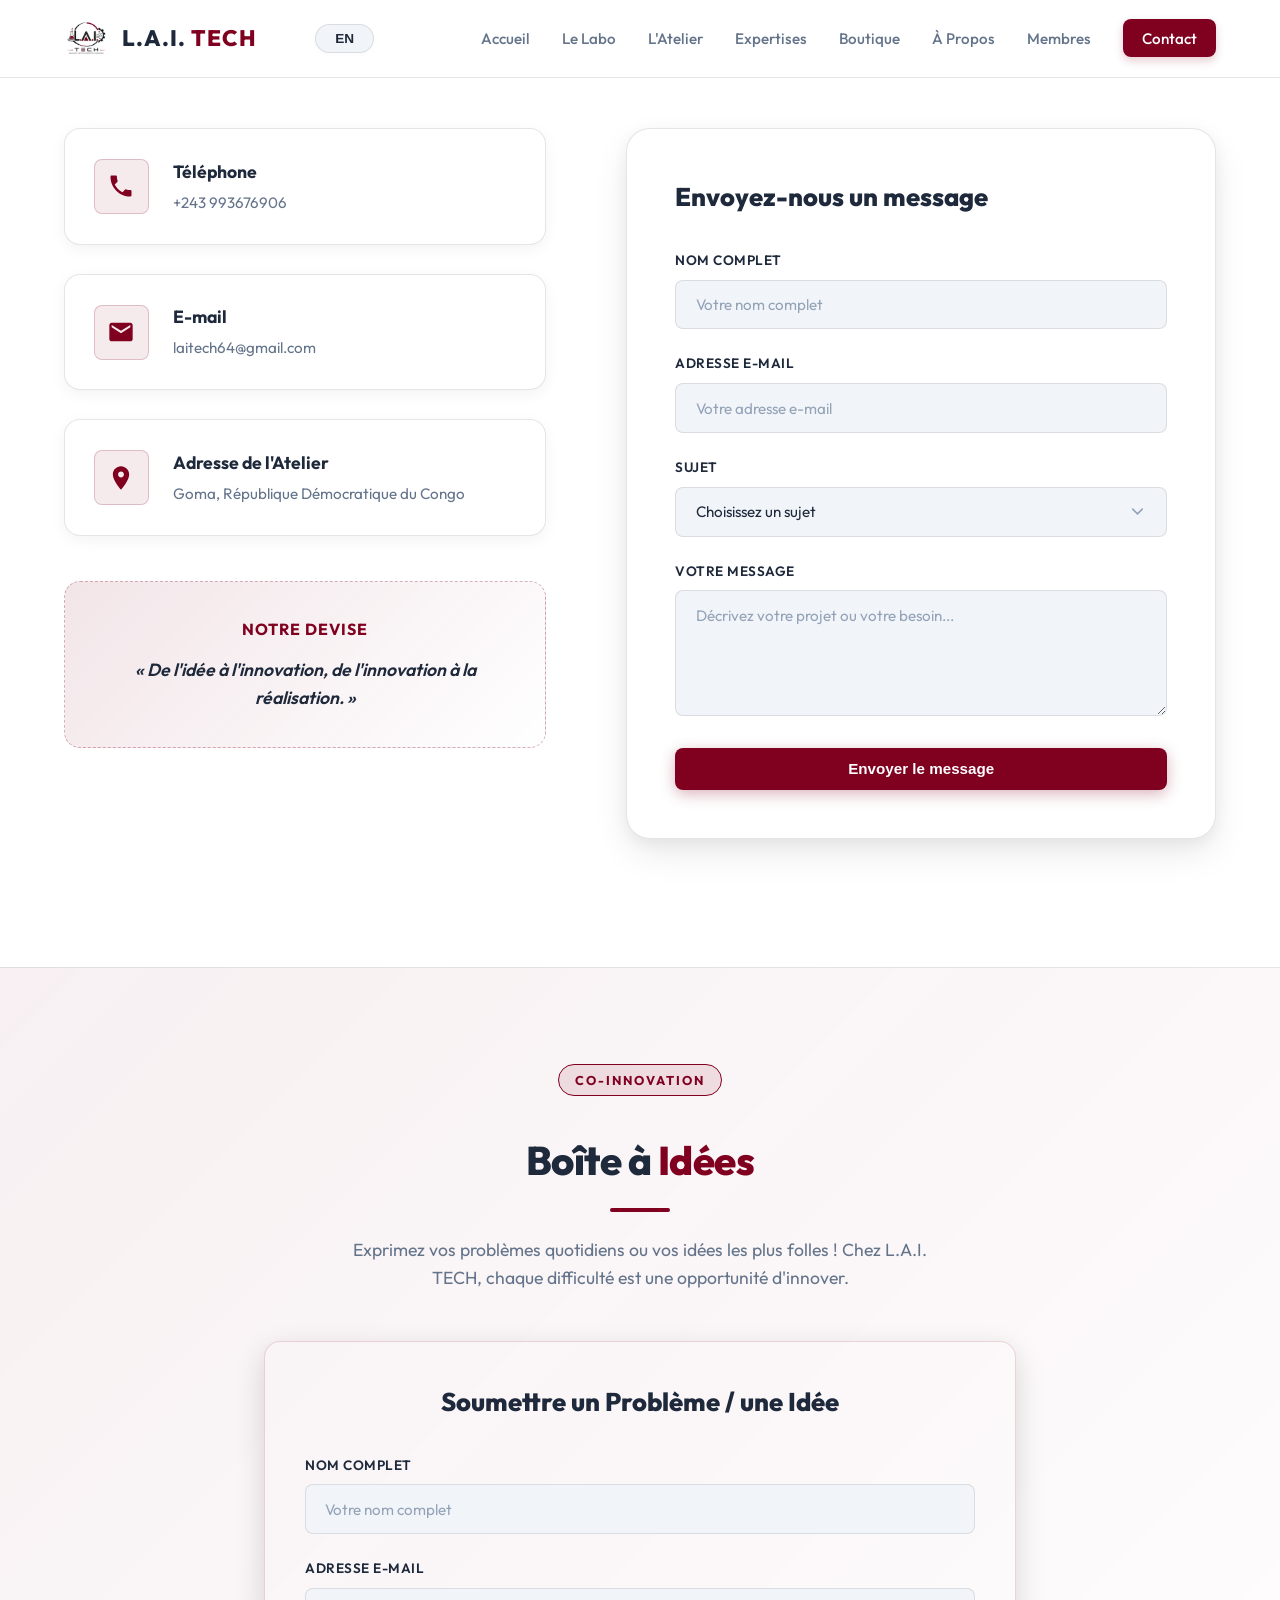
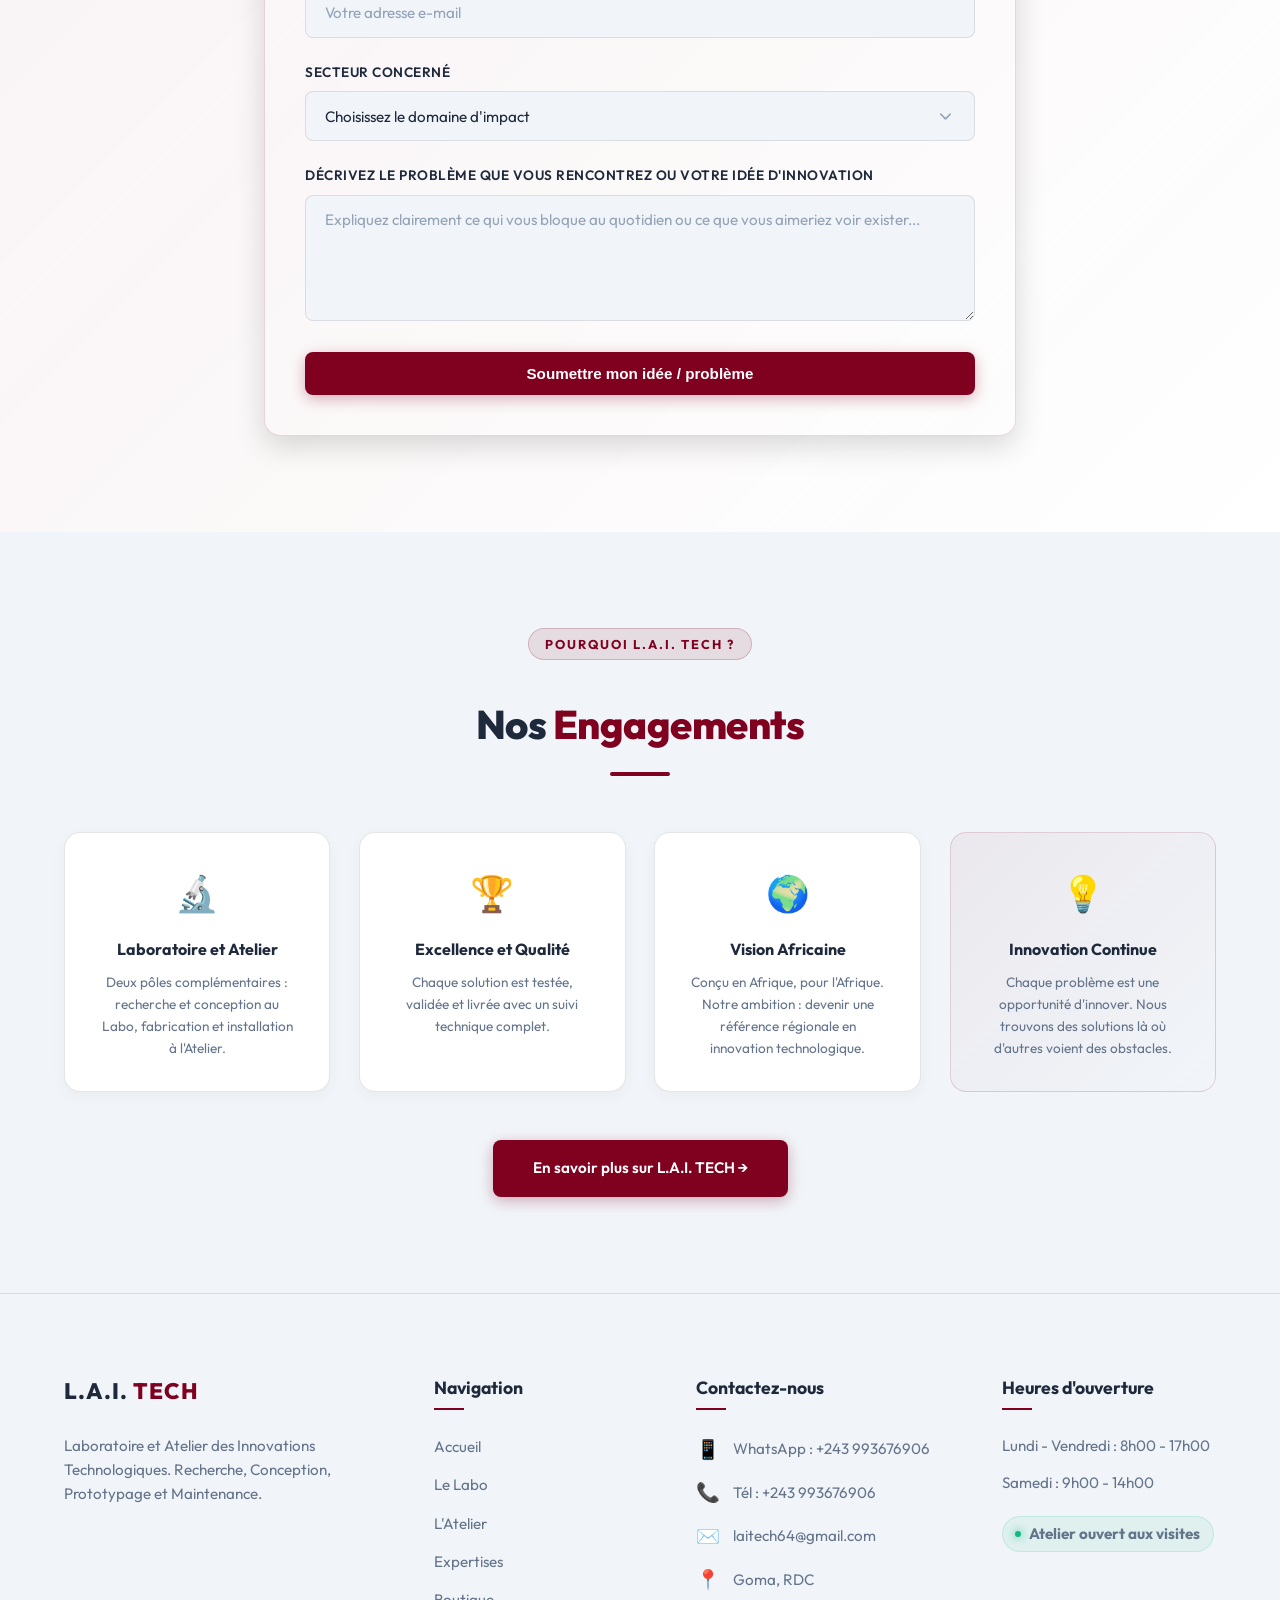
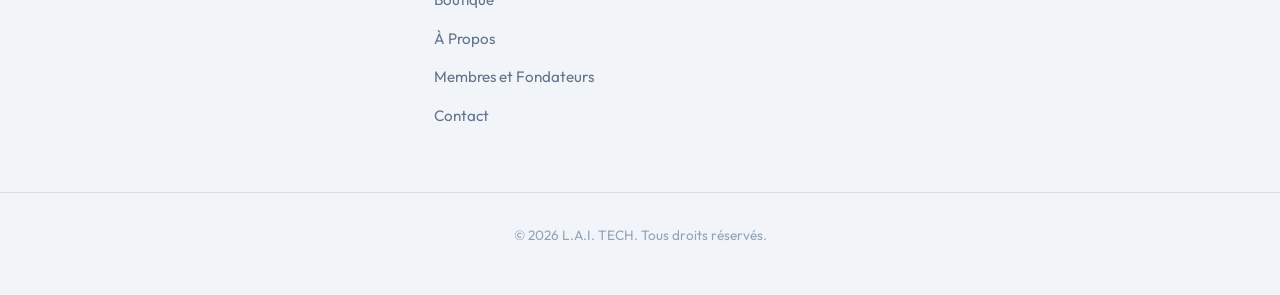
<file: contact.html>
<!DOCTYPE html>
<html lang="fr">
<head>
    <meta charset="UTF-8">
    <meta http-equiv="Cache-Control" content="no-cache, no-store, must-revalidate">
    <meta http-equiv="Pragma" content="no-cache">
    <meta http-equiv="Expires" content="0">
    <meta name="viewport" content="width=device-width, initial-scale=1.0">
    <title>Contact - L.A.I. TECH</title>
    <meta name="description" content="Contactez L.A.I. TECH pour vos projets technologiques, demandes de devis, maintenance ou formations.">
    <link rel="preconnect" href="https://fonts.googleapis.com">
    <link rel="preconnect" href="https://fonts.gstatic.com" crossorigin>
    <link href="https://fonts.googleapis.com/css2?family=Outfit:wght@300;400;500;600;700;800&display=swap" rel="stylesheet">
    <link rel="stylesheet" href="assets/css/style.css?v=15">

    <!-- Anti Google Translate Banner -->
    <style>
        body { top: 0 !important; }
        .goog-te-banner-frame, .goog-te-banner-frame.skiptranslate, iframe.goog-te-banner-frame { display: none !important; }
        .goog-tooltip, .goog-tooltip:hover { display: none !important; }
        .goog-text-highlight { background-color: transparent !important; border: none !important; box-shadow: none !important; }
        #goog-gt-tt, .VIpgJd-ZVi9od-ORHb-OEVmcd, .VIpgJd-ZVi9od-aZ2wEe-wOHMyf, .VIpgJd-ZVi9od-aZ2wEe-wOHMyf-ti6hGc { display: none !important; }
    </style>

</head>
<body>

    <header class="main-header" id="header">
        <div class="header-container">
            <a href="index.html" class="logo-link">
                <img src="assets/images/logo.png?v=6" alt="L.A.I. TECH Logo" class="logo-img">
                <span class="logo-text">L.A.I. <span class="accent-color">TECH</span></span>
            </a>

            <!-- Google Translate Hidden Element -->
            <div id="google_translate_element" style="position: absolute; opacity: 0; width: 0; height: 0; overflow: hidden; pointer-events: none;"></div>
            
                        <!-- Custom Language Toggle -->
            <div class="lang-selector">
                <button class="lang-toggle-btn" onclick="toggleLanguage()" id="langToggleBtn" title="Changer la langue / Change language">

                    <span id="langBtnText">EN</span>
                </button>
            </div>

            <nav id="primary-navigation" class="primary-navigation">
                <ul class="nav-list">
                    <li class="has-dropdown">
                        <a href="index.html" class="nav-link">Accueil</a>
                        <ul class="dropdown-menu">
                            <li><a href="index.html#hero">Héro</a></li>
                            <li><a href="index.html#services">Domaines d'Expertise</a></li>
                            <li><a href="index.html#valeurs">Nos Valeurs</a></li>
                            <li><a href="index.html#gammes">Gammes de Produits</a></li>
                            <li><a href="index.html#vision">Vision et Mission</a></li>
                        </ul>
                    </li>
                    <li class="has-dropdown">
                        <a href="labo.html" class="nav-link">Le Labo</a>
                        <ul class="dropdown-menu">
                            <li><a href="labo.html">Présentation</a></li>
                            <li><a href="labo.html#recherche">Recherche et Développement</a></li>
                        </ul>
                    </li>
                    <li class="has-dropdown">
                        <a href="atelier.html" class="nav-link">L'Atelier</a>
                        <ul class="dropdown-menu">
                            <li><a href="atelier.html">Présentation</a></li>
                            <li><a href="atelier.html#conception">Prototypage et Fabrication</a></li>
                        </ul>
                    </li>
                    <li class="has-dropdown">
                        <a href="expertises.html" class="nav-link">Expertises</a>
                        <ul class="dropdown-menu">
                            <li><a href="expertises.html">Toutes nos Expertises</a></li>
                        </ul>
                    </li>
                    <li class="has-dropdown">
                        <a href="boutique.html" class="nav-link">Boutique</a>
                        <ul class="dropdown-menu">
                            <li><a href="boutique.html#shop">Équipements et Composants</a></li>
                        </ul>
                    </li>
                    <li class="has-dropdown">
                        <a href="apropos.html" class="nav-link">À Propos</a>
                        <ul class="dropdown-menu">
                            <li><a href="apropos.html#about">Qui sommes-nous ?</a></li>
                            <li><a href="apropos.html#domaines">Domaines d'Activité</a></li>
                            <li><a href="apropos.html#organisation">Organisation</a></li>
                            <li><a href="apropos.html#produits">Gammes de Produits</a></li>
                            <li><a href="apropos.html#objectifs">Objectifs</a></li>
                            <li><a href="apropos.html#identite">Identité et Philosophie</a></li>
                        </ul>
                    </li>
                    <li class="has-dropdown">
                        <a href="membres.html" class="nav-link">Membres</a>
                        <ul class="dropdown-menu">
                            <li><a href="membres.html#fondateurs">Les Fondateurs</a></li>
                            <li><a href="membres.html#equipe">L'Équipe L.A.I. TECH</a></li>
                        </ul>
                    </li>
                    <li class="has-dropdown">
                        <a href="contact.html" class="nav-link btn-nav active">Contact</a>
                        <ul class="dropdown-menu" style="left: auto; right: 0;">
                            <li><a href="contact.html#contact">Formulaire de Contact</a></li>
                        </ul>
                    </li>
                </ul>
            </nav>

            <button class="mobile-nav-toggle" aria-controls="primary-navigation" aria-expanded="false">
                <div class="hamburger">
                    <span class="bar"></span>
                    <span class="bar"></span>
                    <span class="bar"></span>
                </div>
            </button>
        </div>
    </header>

    <section id="contact" class="contact-section">
            <div class="container">
                <div class="contact-grid">
                    <div class="contact-info-cards">
                        <!-- Téléphone -->
                        <div class="contact-info-card">
                            <div class="icon-box">
                                <svg viewBox="0 0 24 24" class="svg-icon"><path d="M6.62 10.79c1.44 2.83 3.76 5.14 6.59 6.59l2.2-2.2c.27-.27.67-.36 1.02-.24 1.12.37 2.33.57 3.57.57.55 0 1 .45 1 1V20c0 .55-.45 1-1 1-9.39 0-17-7.61-17-17 0-.55.45-1 1-1h3.5c.55 0 1 .45 1 1 0 1.25.2 2.45.57 3.57.11.35.03.74-.25 1.02l-2.2 2.2z" fill="currentColor"/></svg>
                            </div>
                            <div>
                                <h4>Téléphone</h4>
                                <p><a href="tel:+243993676906">+243 993676906</a></p>
                            </div>
                        </div>

                        <!-- Email -->
                        <div class="contact-info-card">
                            <div class="icon-box">
                                <svg viewBox="0 0 24 24" class="svg-icon"><path d="M20 4H4c-1.1 0-1.99.9-1.99 2L2 18c0 1.1.9 2 2 2h16c1.1 0 2-.9 2-2V6c0-1.1-.9-2-2-2zm0 4l-8 5-8-5V6l8 5 8-5v2z" fill="currentColor"/></svg>
                            </div>
                            <div>
                                <h4>E-mail</h4>
                                <p><a href="mailto:laitech64@gmail.com">laitech64@gmail.com</a></p>
                            </div>
                        </div>

                        <!-- Adresse -->
                        <div class="contact-info-card">
                            <div class="icon-box">
                                <svg viewBox="0 0 24 24" class="svg-icon"><path d="M12 2C8.13 2 5 5.13 5 9c0 5.25 7 13 7 13s7-7.75 7-13c0-3.87-3.13-7-7-7zm0 9.5c-1.38 0-2.5-1.12-2.5-2.5s1.12-2.5 2.5-2.5 2.5 1.12 2.5 2.5-1.12 2.5-2.5 2.5z" fill="currentColor"/></svg>
                            </div>
                            <div>
                                <h4>Adresse de l'Atelier</h4>
                                <p>Goma, République Démocratique du Congo</p>
                            </div>
                        </div>

                        <!-- Devise -->
                        <div class="contact-motto-box">
                            <h5>Notre Devise</h5>
                            <p>« De l'idée à l'innovation, de l'innovation à la réalisation. »</p>
                        </div>
                    </div>

                    <!-- Formulaire -->
                    <div class="contact-form-container">
                        <form id="contactForm" class="contact-form">
                            <h3 class="form-title">Envoyez-nous un message</h3>
                            <div class="form-group">
                                <label for="name">Nom Complet</label>
                                <input type="text" id="name" name="name" required placeholder="Votre nom complet">
                            </div>
                            <div class="form-group">
                                <label for="email">Adresse E-mail</label>
                                <input type="email" id="email" name="email" required placeholder="Votre adresse e-mail">
                            </div>
                            <div class="form-group">
                                <label for="subject">Sujet</label>
                                <select id="subject" name="subject" required>
                                    <option value="" disabled selected>Choisissez un sujet</option>
                                    <option value="projet">Demande d'étude de projet</option>
                                    <option value="achat">Achat de matériel / Boutique</option>
                                    <option value="maintenance">Maintenance ou Assistance technique</option>
                                    <option value="formation">Formation et Conseil</option>
                                    <option value="autre">Autre demande</option>
                                </select>
                            </div>
                            <div class="form-group">
                                <label for="message">Votre Message</label>
                                <textarea id="message" name="message" rows="5" required placeholder="Décrivez votre projet ou votre besoin..."></textarea>
                            </div>
                            <button type="submit" class="btn btn-primary btn-block" id="submitBtn">Envoyer le message</button>
                            <div id="formFeedback" class="form-feedback hidden"></div>
                        </form>
                    </div>
                </div>
            </div>
        </section>

        <!-- Section Boîte à Idées & Co-Innovation -->
        <section id="visiteur-idees" style="padding: 6rem 0; background: linear-gradient(135deg, rgba(128,0,32,0.06) 0%, transparent 100%); border-top: 1px solid var(--border-color);">
            <div class="container" style="max-width: 800px;">
                <div style="text-align: center; margin-bottom: 3rem;">
                    <span class="section-tag" style="color: var(--primary-color); border-color: var(--primary-color);">Co-Innovation</span>
                    <h2 class="section-title" style="margin-top: 1rem;">Boîte à <span class="accent-color">Idées</span></h2>
                    <div class="title-underline"></div>
                    <p class="section-subtitle" style="margin-top: 1rem; color: var(--text-muted);">
                        Exprimez vos problèmes quotidiens ou vos idées les plus folles ! Chez L.A.I. TECH, chaque difficulté est une opportunité d'innover.
                    </p>
                </div>
                
                <div class="contact-form-container" style="background: rgba(255, 255, 255, 0.02); border: 1px solid rgba(128,0,32,0.15); box-shadow: 0 10px 30px rgba(0,0,0,0.15); border-radius: 16px; padding: 2.5rem;">
                    <form id="ideaForm" class="contact-form">
                        <h3 class="form-title" style="text-align: center; margin-bottom: 2rem; color: var(--text-white);">Soumettre un Problème / une Idée</h3>
                        <div class="form-group">
                            <label for="idea-name">Nom Complet</label>
                            <input type="text" id="idea-name" name="name" required placeholder="Votre nom complet">
                        </div>
                        <div class="form-group">
                            <label for="idea-email">Adresse E-mail</label>
                            <input type="email" id="idea-email" name="email" required placeholder="Votre adresse e-mail">
                        </div>
                        <div class="form-group">
                            <label for="idea-sector">Secteur concerné</label>
                            <select id="idea-sector" name="sector" required>
                                <option value="" disabled selected>Choisissez le domaine d'impact</option>
                                <option value="agriculture">Agriculture et Irrigation</option>
                                <option value="energie">Énergie et Électricité</option>
                                <option value="menage">Maison et Domotique (Smart Home)</option>
                                <option value="industrie">Industrie et Automatisation</option>
                                <option value="robotique">Robotique et Drones</option>
                                <option value="autre">Autre idée folle</option>
                            </select>
                        </div>
                        <div class="form-group">
                            <label for="idea-description">Décrivez le problème que vous rencontrez ou votre idée d'innovation</label>
                            <textarea id="idea-description" name="description" rows="5" required placeholder="Expliquez clairement ce qui vous bloque au quotidien ou ce que vous aimeriez voir exister..."></textarea>
                        </div>
                        <button type="submit" class="btn btn-primary btn-block" id="submitIdeaBtn">Soumettre mon idée / problème</button>
                        <div id="ideaFeedback" class="form-feedback hidden"></div>
                    </form>
                </div>
            </div>
        </section>

        <!-- Bloc Objectifs / Pourquoi nous choisir -->
        <section style="padding: 6rem 0; background: var(--bg-dark-secondary);">
            <div class="container">
                <div style="text-align: center; margin-bottom: 3.5rem;">
                    <span class="section-tag">Pourquoi L.A.I. TECH ?</span>
                    <h2 class="section-title" style="margin-top: 1rem;">Nos <span class="accent-color">Engagements</span></h2>
                    <div class="title-underline"></div>
                </div>
                <div style="display: grid; grid-template-columns: repeat(auto-fill, minmax(240px, 1fr)); gap: 1.8rem;">
                    <div style="background: var(--white); border: 1px solid var(--border-color); border-radius: 16px; padding: 2rem; box-shadow: 0 4px 15px rgba(0,0,0,0.04); text-align: center;">
                        <div style="font-size: 2.2rem; margin-bottom: 1rem;">🔬</div>
                        <h3 style="font-size: 1rem; font-weight: 700; margin-bottom: 0.6rem;">Laboratoire et Atelier</h3>
                        <p style="font-size: 0.85rem; color: var(--text-muted); line-height: 1.6;">Deux pôles complémentaires : recherche et conception au Labo, fabrication et installation à l'Atelier.</p>
                    </div>
                    <div style="background: var(--white); border: 1px solid var(--border-color); border-radius: 16px; padding: 2rem; box-shadow: 0 4px 15px rgba(0,0,0,0.04); text-align: center;">
                        <div style="font-size: 2.2rem; margin-bottom: 1rem;">🏆</div>
                        <h3 style="font-size: 1rem; font-weight: 700; margin-bottom: 0.6rem;">Excellence et Qualité</h3>
                        <p style="font-size: 0.85rem; color: var(--text-muted); line-height: 1.6;">Chaque solution est testée, validée et livrée avec un suivi technique complet.</p>
                    </div>
                    <div style="background: var(--white); border: 1px solid var(--border-color); border-radius: 16px; padding: 2rem; box-shadow: 0 4px 15px rgba(0,0,0,0.04); text-align: center;">
                        <div style="font-size: 2.2rem; margin-bottom: 1rem;">🌍</div>
                        <h3 style="font-size: 1rem; font-weight: 700; margin-bottom: 0.6rem;">Vision Africaine</h3>
                        <p style="font-size: 0.85rem; color: var(--text-muted); line-height: 1.6;">Conçu en Afrique, pour l'Afrique. Notre ambition : devenir une référence régionale en innovation technologique.</p>
                    </div>
                    <div style="background: linear-gradient(135deg, rgba(128,0,32,0.05) 0%, transparent 100%); border: 1px solid rgba(128,0,32,0.15); border-radius: 16px; padding: 2rem; text-align: center;">
                        <div style="font-size: 2.2rem; margin-bottom: 1rem;">💡</div>
                        <h3 style="font-size: 1rem; font-weight: 700; margin-bottom: 0.6rem;">Innovation Continue</h3>
                        <p style="font-size: 0.85rem; color: var(--text-muted); line-height: 1.6;">Chaque problème est une opportunité d'innover. Nous trouvons des solutions là où d'autres voient des obstacles.</p>
                    </div>
                </div>
                <div style="text-align: center; margin-top: 3rem;">
                    <a href="apropos.html" class="btn btn-primary" style="padding: 1rem 2.5rem;">En savoir plus sur L.A.I. TECH &rarr;</a>
                </div>
            </div>
        </section>
    </main>

    <footer class="main-footer">
        <div class="container footer-grid">
            <div class="footer-brand">
                <a href="index.html" class="logo-link">
                    <span class="logo-text">L.A.I. <span class="accent-color">TECH</span></span>
                </a>
                <p class="footer-desc">Laboratoire et Atelier des Innovations Technologiques. Recherche, Conception, Prototypage et Maintenance.</p>
            </div>
            <div class="footer-links">
                <h4>Navigation</h4>
                <ul>
                    <li><a href="index.html">Accueil</a></li>
                    <li><a href="labo.html">Le Labo</a></li>
                    <li><a href="atelier.html">L'Atelier</a></li>
                    <li><a href="expertises.html">Expertises</a></li>
                    <li><a href="boutique.html">Boutique</a></li>
                    <li><a href="apropos.html">À Propos</a></li>
                    <li><a href="membres.html">Membres et Fondateurs</a></li>
                    <li><a href="contact.html">Contact</a></li>
                </ul>
            </div>
            <div class="footer-contact">
                <h4>Contactez-nous</h4>
                <ul>
                    <li>
                        <span class="footer-contact-icon">📱</span>
                        <a href="https://wa.me/243993676906" target="_blank">WhatsApp : +243 993676906</a>
                    </li>
                    <li>
                        <span class="footer-contact-icon">📞</span>
                        <a href="tel:+243993676906">Tél : +243 993676906</a>
                    </li>
                    <li>
                        <span class="footer-contact-icon">✉️</span>
                        <a href="mailto:laitech64@gmail.com">laitech64@gmail.com</a>
                    </li>
                    <li>
                        <span class="footer-contact-icon">📍</span>
                        <span>Goma, RDC</span>
                    </li>
                </ul>
            </div>
            <div class="footer-hours">
                <h4>Heures d'ouverture</h4>
                <p>Lundi - Vendredi : 8h00 - 17h00</p>
                <p>Samedi : 9h00 - 14h00</p>
                <p class="status-open">Atelier ouvert aux visites</p>
            </div>
        </div>
        <div style="text-align: center; padding-top: 2rem; border-top: 1px solid var(--border-color); margin-top: 2rem;">
            <p class="copyright" style="margin: 0;">&copy; 2026 L.A.I. TECH. Tous droits réservés.</p>
        </div>
    </footer>

    <script src="assets/js/app.js?v=15"></script>

    <!-- Scripts Google Translate (Custom UI) -->
    <script type="text/javascript">
        function googleTranslateElementInit() {
            new google.translate.TranslateElement({
                pageLanguage: 'fr', 
                includedLanguages: 'en,fr', 
                autoDisplay: false
            }, 'google_translate_element');
        }

        let changeLangRetries = 0;
        function toggleLanguage() {
            var currentLang = localStorage.getItem('lai_tech_lang') || 'fr';
            var targetLang = currentLang === 'fr' ? 'en' : 'fr';
            changeLanguage(targetLang);
        }

        function changeLanguage(langCode) {
            var selectField = document.querySelector("#google_translate_element select");
            if (!selectField) {
                if (changeLangRetries < 6) {
                    changeLangRetries++;
                    setTimeout(() => changeLanguage(langCode), 500);
                } else {
                    console.warn("Google Translate element not loaded yet.");
                }
                return;
            }
            changeLangRetries = 0;
            
            for(var i=0; i < selectField.options.length; i++){
                if(selectField.options[i].value == langCode){
                    selectField.selectedIndex = i;
                    var event = new Event('change', {bubbles: true});
                    selectField.dispatchEvent(event);
                    break;
                }
            }

            // Update UI button
            var btnText = document.getElementById('langBtnText');
            if (btnText) {
                btnText.textContent = langCode === 'fr' ? 'EN' : 'FR';
            }
            
            localStorage.setItem('lai_tech_lang', langCode);
        }

        // Prevent Google Translate Banner
        const hideGoogleTranslate = () => {
            document.body.style.top = '0px';
            const banner = document.querySelector('.goog-te-banner-frame');
            if (banner) banner.style.display = 'none';
        };
        
        document.addEventListener('DOMContentLoaded', () => {
            setTimeout(() => {
                const savedLang = localStorage.getItem('lai_tech_lang');
                if(savedLang && savedLang === 'en') {
                    changeLanguage('en');
                } else {
                    var btnText = document.getElementById('langBtnText');
                    if (btnText) btnText.textContent = 'EN';
                }
                setInterval(hideGoogleTranslate, 100); // Aggressively hide the banner
            }, 1000);
        });
    </script>
    <script type="text/javascript" src="https://translate.google.com/translate_a/element.js?cb=googleTranslateElementInit"></script>

</body>
</html>
</file>
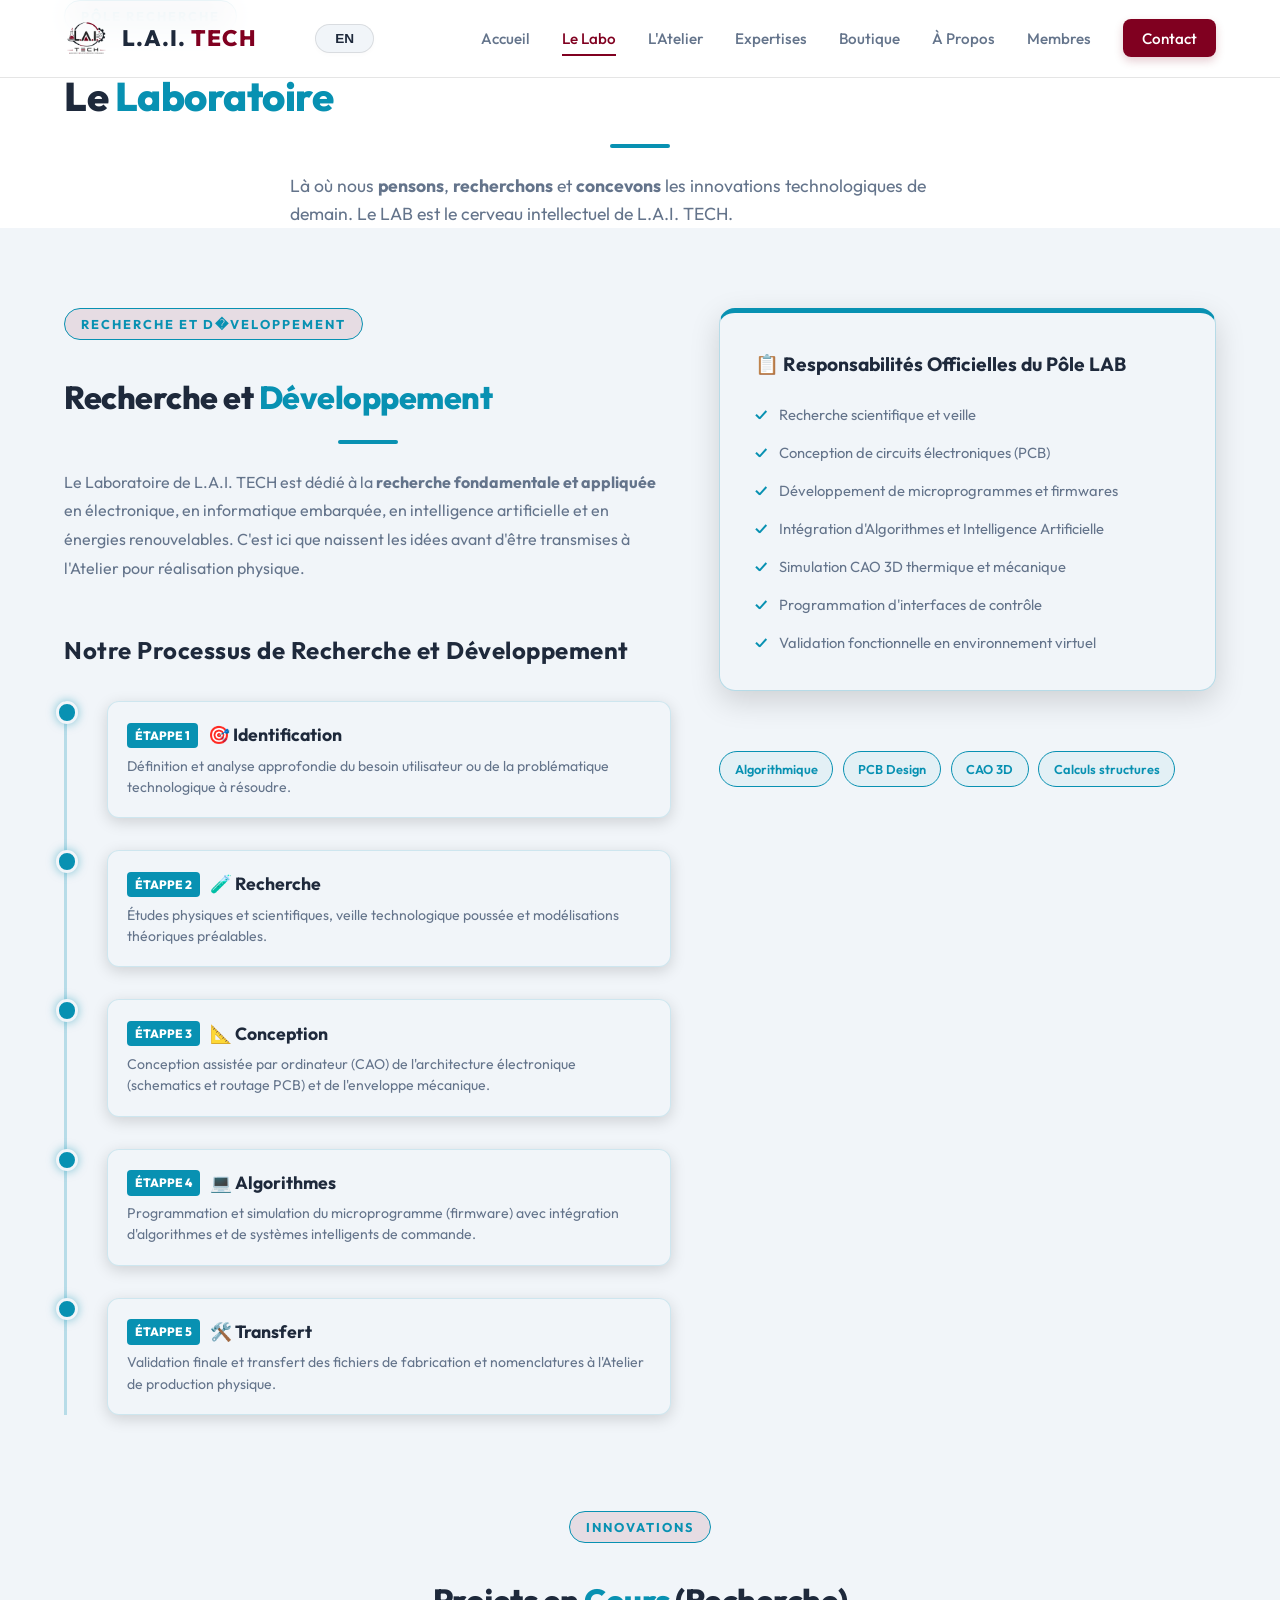
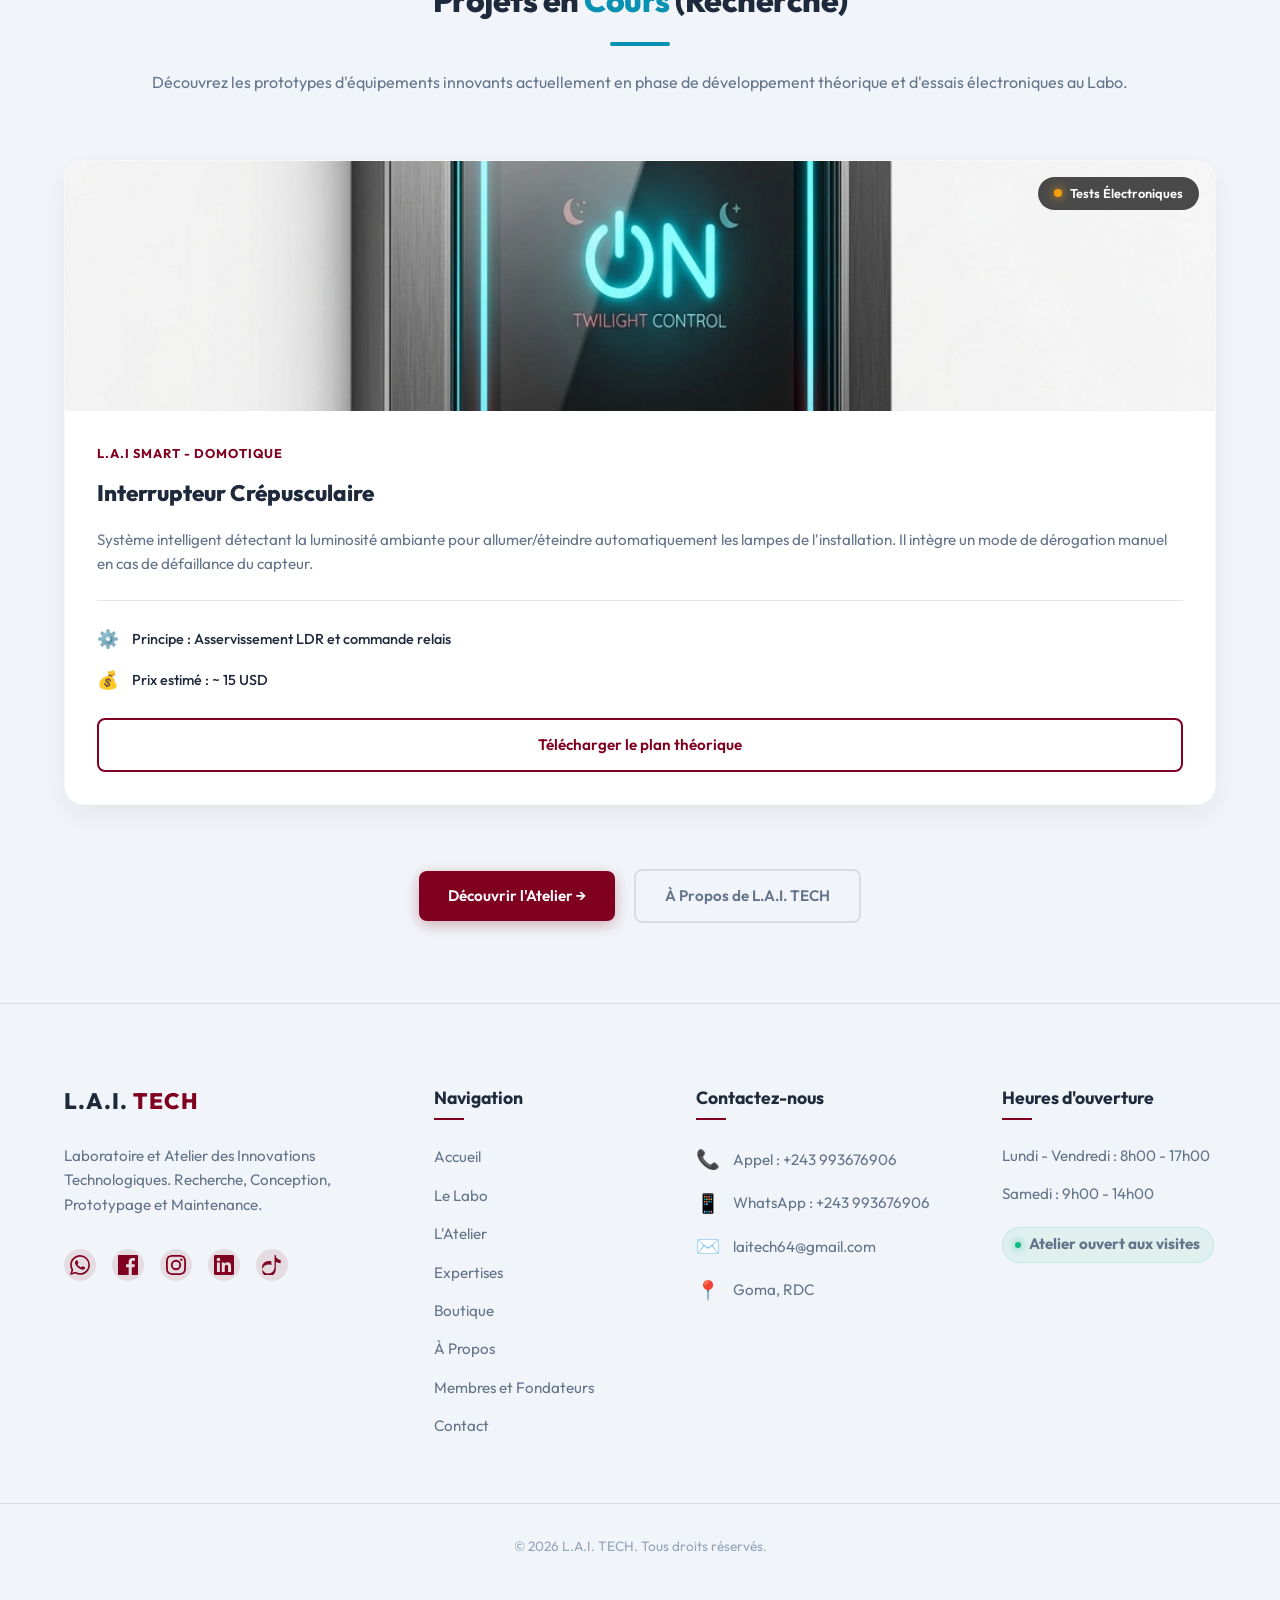
<file: labo.html>
<!DOCTYPE html>
<html lang="fr">
<head>
    <meta charset="UTF-8">
    <meta http-equiv="Cache-Control" content="no-cache, no-store, must-revalidate">
    <meta http-equiv="Pragma" content="no-cache">
    <meta http-equiv="Expires" content="0">
    <meta name="viewport" content="width=device-width, initial-scale=1.0">
    <title>Le Labo - L.A.I. TECH</title>
    <meta name="description" content="Découvrez le Laboratoire de L.A.I. TECH : là où nous pensons, recherchons et concevons les innovations technologiques de demain.">
    <link rel="preconnect" href="https://fonts.googleapis.com">
    <link rel="preconnect" href="https://fonts.gstatic.com" crossorigin>
    <link href="https://fonts.googleapis.com/css2?family=Outfit:wght@300;400;500;600;700;800&display=swap" rel="stylesheet">
    <link rel="stylesheet" href="assets/css/style.css?v=15">

    <!-- Anti Google Translate Banner -->
    <style>
        body { top: 0 !important; }
        .goog-te-banner-frame, .goog-te-banner-frame.skiptranslate, iframe.goog-te-banner-frame { display: none !important; }
        .goog-tooltip, .goog-tooltip:hover { display: none !important; }
        .goog-text-highlight { background-color: transparent !important; border: none !important; box-shadow: none !important; }
        #goog-gt-tt, .VIpgJd-ZVi9od-ORHb-OEVmcd, .VIpgJd-ZVi9od-aZ2wEe-wOHMyf, .VIpgJd-ZVi9od-aZ2wEe-wOHMyf-ti6hGc { display: none !important; }
    </style>

</head>
<body>

    <!-- Header / Barre de navigation -->
    <header class="main-header" id="header">
        <div class="header-container">
            <a href="index.html" class="logo-link">
                <img src="assets/images/logo.png?v=6" alt="L.A.I. TECH Logo" class="logo-img">
                <span class="logo-text">L.A.I. <span class="accent-color">TECH</span></span>
            </a>

            <!-- Google Translate Hidden Element -->
            <div id="google_translate_element" style="position: absolute; opacity: 0; width: 0; height: 0; overflow: hidden; pointer-events: none;"></div>
            
                        <!-- Custom Language Toggle -->
            <div class="lang-selector">
                <button class="lang-toggle-btn" onclick="toggleLanguage()" id="langToggleBtn" title="Changer la langue / Change language">

                    <span id="langBtnText">EN</span>
                </button>
            </div>

            <nav id="primary-navigation" class="primary-navigation">
                <ul class="nav-list">
                    <li class="has-dropdown">
                        <a href="index.html" class="nav-link">Accueil</a>
                        <ul class="dropdown-menu">
                            <li><a href="index.html#hero">Héro</a></li>
                            <li><a href="index.html#services">Domaines d'Expertise</a></li>
                            <li><a href="index.html#valeurs">Nos Valeurs</a></li>
                            <li><a href="index.html#gammes">Gammes de Produits</a></li>
                            <li><a href="index.html#vision">Vision et Mission</a></li>
                        </ul>
                    </li>
                    <li class="has-dropdown">
                        <a href="labo.html" class="nav-link active">Le Labo</a>
                        <ul class="dropdown-menu">
                            <li><a href="labo.html">Présentation</a></li>
                            <li><a href="labo.html#recherche">Recherche et Développement</a></li>
                        </ul>
                    </li>
                    <li class="has-dropdown">
                        <a href="atelier.html" class="nav-link">L'Atelier</a>
                        <ul class="dropdown-menu">
                            <li><a href="atelier.html">Présentation</a></li>
                            <li><a href="atelier.html#conception">Prototypage et Fabrication</a></li>
                        </ul>
                    </li>
                    <li class="has-dropdown">
                        <a href="expertises.html" class="nav-link">Expertises</a>
                        <ul class="dropdown-menu">
                            <li><a href="expertises.html">Toutes nos Expertises</a></li>
                        </ul>
                    </li>
                    <li class="has-dropdown">
                        <a href="boutique.html" class="nav-link">Boutique</a>
                        <ul class="dropdown-menu">
                            <li><a href="boutique.html#shop">Équipements et Composants</a></li>
                        </ul>
                    </li>
                    <li class="has-dropdown">
                        <a href="apropos.html" class="nav-link">À Propos</a>
                        <ul class="dropdown-menu">
                            <li><a href="apropos.html#about">Qui sommes-nous ?</a></li>
                            <li><a href="apropos.html#domaines">Domaines d'Activité</a></li>
                            <li><a href="apropos.html#organisation">Organisation</a></li>
                            <li><a href="apropos.html#produits">Gammes de Produits</a></li>
                            <li><a href="apropos.html#objectifs">Objectifs</a></li>
                            <li><a href="apropos.html#identite">Identité et Philosophie</a></li>
                        </ul>
                    </li>
                    <li class="has-dropdown">
                        <a href="membres.html" class="nav-link">Membres</a>
                        <ul class="dropdown-menu">
                            <li><a href="membres.html#fondateurs">Les Fondateurs</a></li>
                            <li><a href="membres.html#equipe">L'Équipe L.A.I. TECH</a></li>
                        </ul>
                    </li>
                    <li class="has-dropdown">
                        <a href="contact.html" class="nav-link btn-nav">Contact</a>
                        <ul class="dropdown-menu" style="left: auto; right: 0;">
                            <li><a href="contact.html#contact">Formulaire de Contact</a></li>
                        </ul>
                    </li>
                </ul>
            </nav>

            <button class="mobile-nav-toggle" aria-controls="primary-navigation" aria-expanded="false">
                <div class="hamburger">
                    <span class="bar"></span>
                    <span class="bar"></span>
                    <span class="bar"></span>
                </div>
            </button>
        </div>
    </header>

    <main>
        <section class="page-hero" style="background-color: var(--bg-dark);">
            <div class="container">
                <span class="section-tag" style="color: var(--accent-cyan); border-color: var(--accent-cyan);">Pôle Recherche</span>
                <h1 class="section-title" style="font-size: 2.5rem; margin-top: 1rem;">Le <span style="color: var(--accent-cyan);">Laboratoire</span></h1>
                <div class="title-underline" style="background-color: var(--accent-cyan);"></div>
                <p class="section-subtitle" style="margin-top: 1.5rem; max-width: 700px;">
                    Là où nous <strong>pensons</strong>, <strong>recherchons</strong> et <strong>concevons</strong> les innovations technologiques de demain. Le LAB est le cerveau intellectuel de L.A.I. TECH.
                </p>
            </div>
        </section>

                <section id="recherche" style="padding: 5rem 0; background-color: var(--bg-dark-secondary);">
            <div class="container">
                <div class="about-grid" style="gap: 3rem; align-items: start;">
                    <div class="about-text-content">
                        <span class="section-tag" style="color: var(--accent-cyan); border-color: var(--accent-cyan);">Recherche et D�veloppement</span>
                        <h2 class="section-title" style="font-size: 2rem; margin-top: 1rem;">Recherche et <span style="color: var(--accent-cyan);">Développement</span></h2>
                        <div class="title-underline" style="background-color: var(--accent-cyan);"></div>
                        <p style="margin-top: 1.5rem; line-height: 1.8; color: var(--text-muted);">
                            Le Laboratoire de L.A.I. TECH est dédié à la <strong>recherche fondamentale et appliquée</strong> en électronique, en informatique embarquée, en intelligence artificielle et en énergies renouvelables. C'est ici que naissent les idées avant d'être transmises à l'Atelier pour réalisation physique.
                        </p>
                        
                        <div style="margin-top: 3rem;">
                            <h3 style="font-size: 1.5rem; font-weight: 700; margin-bottom: 2rem; color: var(--text-white); letter-spacing: 0.5px;">Notre Processus de Recherche et Développement</h3>
                            <div style="position: relative; padding-left: 2.5rem; border-left: 3px solid rgba(8,145,178,0.25);">
                                <div style="position: relative; margin-bottom: 2rem; transition: transform 0.3s;" onmouseover="this.style.transform='translateX(8px)';" onmouseout="this.style.transform='translateX(0)';">
                                    <span style="position: absolute; left: -3.2rem; top: 0; width: 1.4rem; height: 1.4rem; background: var(--accent-cyan); border-radius: 50%; border: 3px solid var(--bg-dark-secondary); box-shadow: 0 0 10px rgba(8,145,178,0.5);"></span>
                                    <div style="background: rgba(255, 255, 255, 0.02); border: 1px solid rgba(8,145,178,0.15); padding: 1.2rem; border-radius: 12px; box-shadow: 0 4px 15px rgba(0,0,0,0.15);">
                                        <h4 style="font-size: 1.1rem; color: var(--text-white); font-weight: 700; margin-bottom: 0.4rem; display: flex; align-items: center; gap: 0.6rem;">
                                            <span style="background: var(--accent-cyan); color: var(--bg-dark-primary); font-size: 0.75rem; padding: 0.2rem 0.5rem; border-radius: 4px; font-weight: 800;">ÉTAPPE 1</span> 🎯 Identification
                                        </h4>
                                        <p style="font-size: 0.88rem; color: var(--text-muted); line-height: 1.5; margin: 0;">Définition et analyse approfondie du besoin utilisateur ou de la problématique technologique à résoudre.</p>
                                    </div>
                                </div>
                                <div style="position: relative; margin-bottom: 2rem; transition: transform 0.3s;" onmouseover="this.style.transform='translateX(8px)';" onmouseout="this.style.transform='translateX(0)';">
                                    <span style="position: absolute; left: -3.2rem; top: 0; width: 1.4rem; height: 1.4rem; background: var(--accent-cyan); border-radius: 50%; border: 3px solid var(--bg-dark-secondary); box-shadow: 0 0 10px rgba(8,145,178,0.5);"></span>
                                    <div style="background: rgba(255, 255, 255, 0.02); border: 1px solid rgba(8,145,178,0.15); padding: 1.2rem; border-radius: 12px; box-shadow: 0 4px 15px rgba(0,0,0,0.15);">
                                        <h4 style="font-size: 1.1rem; color: var(--text-white); font-weight: 700; margin-bottom: 0.4rem; display: flex; align-items: center; gap: 0.6rem;">
                                            <span style="background: var(--accent-cyan); color: var(--bg-dark-primary); font-size: 0.75rem; padding: 0.2rem 0.5rem; border-radius: 4px; font-weight: 800;">ÉTAPPE 2</span> 🧪 Recherche
                                        </h4>
                                        <p style="font-size: 0.88rem; color: var(--text-muted); line-height: 1.5; margin: 0;">Études physiques et scientifiques, veille technologique poussée et modélisations théoriques préalables.</p>
                                    </div>
                                </div>
                                <div style="position: relative; margin-bottom: 2rem; transition: transform 0.3s;" onmouseover="this.style.transform='translateX(8px)';" onmouseout="this.style.transform='translateX(0)';">
                                    <span style="position: absolute; left: -3.2rem; top: 0; width: 1.4rem; height: 1.4rem; background: var(--accent-cyan); border-radius: 50%; border: 3px solid var(--bg-dark-secondary); box-shadow: 0 0 10px rgba(8,145,178,0.5);"></span>
                                    <div style="background: rgba(255, 255, 255, 0.02); border: 1px solid rgba(8,145,178,0.15); padding: 1.2rem; border-radius: 12px; box-shadow: 0 4px 15px rgba(0,0,0,0.15);">
                                        <h4 style="font-size: 1.1rem; color: var(--text-white); font-weight: 700; margin-bottom: 0.4rem; display: flex; align-items: center; gap: 0.6rem;">
                                            <span style="background: var(--accent-cyan); color: var(--bg-dark-primary); font-size: 0.75rem; padding: 0.2rem 0.5rem; border-radius: 4px; font-weight: 800;">ÉTAPPE 3</span> 📐 Conception
                                        </h4>
                                        <p style="font-size: 0.88rem; color: var(--text-muted); line-height: 1.5; margin: 0;">Conception assistée par ordinateur (CAO) de l'architecture électronique (schematics et routage PCB) et de l'enveloppe mécanique.</p>
                                    </div>
                                </div>
                                <div style="position: relative; margin-bottom: 2rem; transition: transform 0.3s;" onmouseover="this.style.transform='translateX(8px)';" onmouseout="this.style.transform='translateX(0)';">
                                    <span style="position: absolute; left: -3.2rem; top: 0; width: 1.4rem; height: 1.4rem; background: var(--accent-cyan); border-radius: 50%; border: 3px solid var(--bg-dark-secondary); box-shadow: 0 0 10px rgba(8,145,178,0.5);"></span>
                                    <div style="background: rgba(255, 255, 255, 0.02); border: 1px solid rgba(8,145,178,0.15); padding: 1.2rem; border-radius: 12px; box-shadow: 0 4px 15px rgba(0,0,0,0.15);">
                                        <h4 style="font-size: 1.1rem; color: var(--text-white); font-weight: 700; margin-bottom: 0.4rem; display: flex; align-items: center; gap: 0.6rem;">
                                            <span style="background: var(--accent-cyan); color: var(--bg-dark-primary); font-size: 0.75rem; padding: 0.2rem 0.5rem; border-radius: 4px; font-weight: 800;">ÉTAPPE 4</span> 💻 Algorithmes
                                        </h4>
                                        <p style="font-size: 0.88rem; color: var(--text-muted); line-height: 1.5; margin: 0;">Programmation et simulation du microprogramme (firmware) avec intégration d'algorithmes et de systèmes intelligents de commande.</p>
                                    </div>
                                </div>
                                <div style="position: relative; transition: transform 0.3s;" onmouseover="this.style.transform='translateX(8px)';" onmouseout="this.style.transform='translateX(0)';">
                                    <span style="position: absolute; left: -3.2rem; top: 0; width: 1.4rem; height: 1.4rem; background: var(--accent-cyan); border-radius: 50%; border: 3px solid var(--bg-dark-secondary); box-shadow: 0 0 10px rgba(8,145,178,0.5);"></span>
                                    <div style="background: rgba(255, 255, 255, 0.02); border: 1px solid rgba(8,145,178,0.15); padding: 1.2rem; border-radius: 12px; box-shadow: 0 4px 15px rgba(0,0,0,0.15);">
                                        <h4 style="font-size: 1.1rem; color: var(--text-white); font-weight: 700; margin-bottom: 0.4rem; display: flex; align-items: center; gap: 0.6rem;">
                                            <span style="background: var(--accent-cyan); color: var(--bg-dark-primary); font-size: 0.75rem; padding: 0.2rem 0.5rem; border-radius: 4px; font-weight: 800;">ÉTAPPE 5</span> 🛠️ Transfert
                                        </h4>
                                        <p style="font-size: 0.88rem; color: var(--text-muted); line-height: 1.5; margin: 0;">Validation finale et transfert des fichiers de fabrication et nomenclatures à l'Atelier de production physique.</p>
                                    </div>
                                </div>
                            </div>
                        </div>
                    </div>

                    <!-- Sidebar d'illustration conceptuelle -->
                    <div class="about-vision-mission">
                        <div style="background: rgba(255, 255, 255, 0.02); box-shadow: 0 10px 30px rgba(0,0,0,0.15); border-radius: 16px; padding: 2.2rem; border: 1px solid rgba(8,145,178,0.25); border-top: 5px solid var(--accent-cyan);">
                            <h3 style="font-size: 1.2rem; font-weight: 700; margin-bottom: 1.5rem; color: var(--text-white); display: flex; align-items: center; gap: 0.6rem;">
                                📋 Responsabilités Officielles du Pôle LAB
                            </h3>
                            <ul style="list-style: none; padding: 0;">
                                <li style="margin-bottom: 0.9rem; display: flex; align-items: flex-start; gap: 0.7rem; color: var(--text-muted); font-size: 0.92rem;"><span style="color: var(--accent-cyan); font-weight: bold;">✓</span> <span>Recherche scientifique et veille</span></li>
                                <li style="margin-bottom: 0.9rem; display: flex; align-items: flex-start; gap: 0.7rem; color: var(--text-muted); font-size: 0.92rem;"><span style="color: var(--accent-cyan); font-weight: bold;">✓</span> <span>Conception de circuits électroniques (PCB)</span></li>
                                <li style="margin-bottom: 0.9rem; display: flex; align-items: flex-start; gap: 0.7rem; color: var(--text-muted); font-size: 0.92rem;"><span style="color: var(--accent-cyan); font-weight: bold;">✓</span> <span>Développement de microprogrammes et firmwares</span></li>
                                <li style="margin-bottom: 0.9rem; display: flex; align-items: flex-start; gap: 0.7rem; color: var(--text-muted); font-size: 0.92rem;"><span style="color: var(--accent-cyan); font-weight: bold;">✓</span> <span>Intégration d'Algorithmes et Intelligence Artificielle</span></li>
                                <li style="margin-bottom: 0.9rem; display: flex; align-items: flex-start; gap: 0.7rem; color: var(--text-muted); font-size: 0.92rem;"><span style="color: var(--accent-cyan); font-weight: bold;">✓</span> <span>Simulation CAO 3D thermique et mécanique</span></li>
                                <li style="margin-bottom: 0.9rem; display: flex; align-items: flex-start; gap: 0.7rem; color: var(--text-muted); font-size: 0.92rem;"><span style="color: var(--accent-cyan); font-weight: bold;">✓</span> <span>Programmation d'interfaces de contrôle</span></li>
                                <li style="display: flex; align-items: flex-start; gap: 0.7rem; color: var(--text-muted); font-size: 0.92rem;"><span style="color: var(--accent-cyan); font-weight: bold;">✓</span> <span>Validation fonctionnelle en environnement virtuel</span></li>
                            </ul>
                        </div>
                        
                        <div class="skills-highlight" style="margin-top: 1.8rem; display: flex; flex-wrap: wrap; gap: 0.6rem;">
                            <span class="skill-tag" style="border-color: var(--accent-cyan); color: var(--accent-cyan); background: rgba(8,145,178,0.06); font-weight: 600; padding: 0.4rem 0.9rem; border-radius: 50px; font-size: 0.8rem;">Algorithmique</span>
                            <span class="skill-tag" style="border-color: var(--accent-cyan); color: var(--accent-cyan); background: rgba(8,145,178,0.06); font-weight: 600; padding: 0.4rem 0.9rem; border-radius: 50px; font-size: 0.8rem;">PCB Design</span>
                            <span class="skill-tag" style="border-color: var(--accent-cyan); color: var(--accent-cyan); background: rgba(8,145,178,0.06); font-weight: 600; padding: 0.4rem 0.9rem; border-radius: 50px; font-size: 0.8rem;">CAO 3D</span>
                            <span class="skill-tag" style="border-color: var(--accent-cyan); color: var(--accent-cyan); background: rgba(8,145,178,0.06); font-weight: 600; padding: 0.4rem 0.9rem; border-radius: 50px; font-size: 0.8rem;">Calculs structures</span>
                        </div>
                    </div>
                </div>

                <!-- Projets en cours (Recherche) -->
                <div style="margin-top: 6rem;">
                    <div style="text-align: center; margin-bottom: 4rem;">
                        <span class="section-tag" style="color: var(--accent-cyan); border-color: var(--accent-cyan);">Innovations</span>
                        <h2 class="section-title" style="font-size: 2rem; margin-top: 1rem;">Projets en <span style="color: var(--accent-cyan);">Cours</span> (Recherche)</h2>
                        <div class="title-underline" style="background-color: var(--accent-cyan);"></div>
                        <p style="color: var(--text-muted); margin-top: 1rem;">Découvrez les prototypes d'équipements innovants actuellement en phase de développement théorique et d'essais électroniques au Labo.</p>
                    </div>

                    <div class="projects-grid">
                        <!-- Projet Labo : Interrupteur Crépusculaire -->
                        <div class="project-card">
                            <div class="project-image-wrapper">
                                <img src="assets/images/projet_crepusculaire.png" alt="Interrupteur Crépusculaire" class="project-img">
                                <div class="project-status">Tests Électroniques</div>
                            </div>
                            <div class="project-content">
                                <div class="project-category">L.A.I Smart - Domotique</div>
                                <h3 class="project-title">Interrupteur Crépusculaire</h3>
                                <p class="project-desc">
                                    Système intelligent détectant la luminosité ambiante pour allumer/éteindre automatiquement les lampes de l'installation. Il intègre un mode de dérogation manuel en cas de défaillance du capteur.
                                </p>
                                <div class="project-meta">
                                    <div class="project-meta-item">
                                        <span class="project-meta-icon">⚙️</span>
                                        <span>Principe : Asservissement LDR et commande relais</span>
                                    </div>
                                    <div class="project-meta-item">
                                        <span class="project-meta-icon">💰</span>
                                        <span>Prix estimé : ~ 15 USD</span>
                                    </div>
                                </div>
                                <div class="project-actions">
                                    <a href="#" class="btn btn-secondary" style="width: 100%; text-align: center; color: var(--primary-color); border-color: var(--primary-color);">Télécharger le plan théorique</a>
                                </div>
                            </div>
                        </div>
                    </div>
                </div>
                <div style="text-align: center; margin-top: 4rem;">
                    <a href="atelier.html" class="btn btn-primary" style="background-color: var(--primary-color);">Découvrir l'Atelier →</a>
                    <a href="apropos.html" class="btn btn-secondary" style="margin-left: 1rem; color: var(--text-muted); border-color: var(--border-color);">À Propos de L.A.I. TECH</a>
                </div>
            </div>
        </section>
    </main>

        <!-- Pied de page -->
    <footer class="main-footer">
        <div class="container footer-grid">
            <div class="footer-brand">
                <a href="index.html" class="logo-link">
                    <span class="logo-text">L.A.I. <span class="accent-color">TECH</span></span>
                </a>
                <p class="footer-desc">Laboratoire et Atelier des Innovations Technologiques. Recherche, Conception, Prototypage et Maintenance.</p>
                <div class="social-icons">
                    <a href="https://wa.me/243993676906" aria-label="WhatsApp" class="social-icon"><svg viewBox="0 0 24 24" fill="currentColor"><path d="M17.472 14.382c-.297-.149-1.758-.867-2.03-.967-.273-.099-.471-.148-.67.15-.197.297-.767.966-.94 1.164-.173.199-.347.223-.644.075-.297-.15-1.255-.463-2.39-1.475-.883-.788-1.48-1.761-1.653-2.059-.173-.297-.018-.458.13-.606.134-.133.298-.347.446-.52.149-.174.198-.298.298-.497.099-.198.05-.371-.025-.52-.075-.149-.669-1.612-.916-2.207-.242-.579-.487-.5-.669-.51-.173-.008-.371-.01-.57-.01-.198 0-.52.074-.792.372-.272.297-1.04 1.016-1.04 2.479 0 1.462 1.065 2.875 1.213 3.074.149.198 2.096 3.2 5.077 4.487.709.306 1.262.489 1.694.625.712.227 1.36.195 1.871.118.571-.085 1.758-.719 2.006-1.413.248-.694.248-1.289.173-1.413-.074-.124-.272-.198-.57-.347m-5.421 7.403h-.004a9.87 9.87 0 01-5.031-1.378l-.361-.214-3.741.982.998-3.648-.235-.374a9.86 9.86 0 01-1.51-5.26c.001-5.45 4.436-9.884 9.888-9.884 2.64 0 5.122 1.03 6.988 2.898a9.825 9.825 0 012.893 6.994c-.003 5.45-4.437 9.884-9.885 9.884m8.413-18.297A11.815 11.815 0 0012.05 0C5.495 0 .16 5.335.157 11.892c0 2.096.547 4.142 1.588 5.945L.057 24l6.305-1.654a11.882 11.882 0 005.683 1.448h.005c6.554 0 11.89-5.335 11.893-11.893a11.821 11.821 0 00-3.48-8.413Z"/></svg></a>
                    <a href="#" aria-label="Facebook" class="social-icon"><svg viewBox="0 0 24 24" fill="currentColor"><path d="M22.675 0H1.325C.593 0 0 .593 0 1.325v21.351C0 23.407.593 24 1.325 24H12.82v-9.294H9.692v-3.622h3.128V8.413c0-3.1 1.893-4.788 4.659-4.788 1.325 0 2.463.099 2.795.143v3.24l-1.918.001c-1.504 0-1.795.715-1.795 1.763v2.313h3.587l-.467 3.622h-3.12V24h6.116c.73 0 1.323-.593 1.323-1.325V1.325C24 .593 23.407 0 22.675 0z"/></svg></a>
                    <a href="#" aria-label="Instagram" class="social-icon"><svg viewBox="0 0 24 24" fill="currentColor"><path d="M12 2.163c3.204 0 3.584.012 4.85.07 3.252.148 4.771 1.691 4.919 4.919.058 1.265.069 1.645.069 4.849 0 3.205-.012 3.584-.069 4.849-.149 3.225-1.664 4.771-4.919 4.919-1.266.058-1.644.07-4.85.07-3.204 0-3.584-.012-4.849-.07-3.26-.149-4.771-1.699-4.919-4.92-.058-1.265-.07-1.644-.07-4.849 0-3.204.013-3.583.07-4.849.149-3.227 1.664-4.771 4.919-4.919 1.266-.057 1.645-.069 4.849-.069zM12 0C8.741 0 8.333.014 7.053.072 2.695.272.273 2.69.073 7.052.014 8.333 0 8.741 0 12c0 3.259.014 3.668.072 4.948.2 4.358 2.618 6.78 6.98 6.98C8.333 23.986 8.741 24 12 24c3.259 0 3.668-.014 4.948-.072 4.354-.2 6.782-2.618 6.979-6.98.059-1.28.073-1.689.073-4.948 0-3.259-.014-3.667-.072-4.947-.196-4.354-2.617-6.78-6.979-6.98C15.668.014 15.259 0 12 0zm0 5.838a6.162 6.162 0 100 12.324 6.162 6.162 0 000-12.324zM12 16a4 4 0 110-8 4 4 0 010 8zm6.406-11.845a1.44 1.44 0 100 2.881 1.44 1.44 0 000-2.881z"/></svg></a>
                    <a href="#" aria-label="LinkedIn" class="social-icon"><svg viewBox="0 0 24 24" fill="currentColor"><path d="M20.447 20.452h-3.554v-5.569c0-1.328-.027-3.037-1.852-3.037-1.853 0-2.136 1.445-2.136 2.939v5.667H9.351V9h3.414v1.561h.046c.477-.9 1.637-1.85 3.37-1.85 3.601 0 4.267 2.37 4.267 5.455v6.286zM5.337 7.433c-1.144 0-2.063-.926-2.063-2.065 0-1.138.92-2.063 2.063-2.063 1.14 0 2.064.925 2.064 2.063 0 1.139-.925 2.065-2.064 2.065zm1.782 13.019H3.555V9h3.564v11.452zM22.225 0H1.771C.792 0 0 .774 0 1.729v20.542C0 23.227.792 24 1.771 24h20.451C23.2 24 24 23.227 24 22.271V1.729C24 .774 23.2 0 22.225 0z"/></svg></a>
                    <a href="#" aria-label="TikTok" class="social-icon"><svg viewBox="0 0 24 24" fill="currentColor"><path d="M12.525.02c1.31-.02 2.61-.01 3.91-.02.08 1.53.63 3.09 1.75 4.17 1.12 1.11 2.7 1.62 4.24 1.79v4.03c-1.44-.05-2.89-.35-4.2-.97-.57-.26-1.1-.59-1.62-.93-.01 2.92.01 5.84-.02 8.75-.08 2.78-1.15 5.54-3.33 7.31-1.92 1.57-4.58 2.22-6.93 1.75-2.73-.54-5.02-2.61-5.74-5.26-.82-2.99.36-6.4 2.96-8.1 2.12-1.39 4.88-1.57 7.22-.68.17.07.35.15.52.23V7.78c-2.45-.75-5.23-.62-7.55.57-1.8 1.05-3.15 2.87-3.52 4.92-.37 2.05.07 4.23 1.25 5.92 1.4 1.94 3.75 3.09 6.13 3.1 2.6-.02 5.09-1.43 6.31-3.69.86-1.6 1.18-3.46 1.17-5.32-.01-5.6-.03-11.2-.01-16.79-1.28.02-2.56.03-3.84.05z"/></svg></a>
                </div>
            </div>
            <div class="footer-links">
                <h4>Navigation</h4>
                <ul>
                    <li><a href="index.html">Accueil</a></li>
                    <li><a href="labo.html">Le Labo</a></li>
                    <li><a href="atelier.html">L'Atelier</a></li>
                    <li><a href="expertises.html">Expertises</a></li>
                    <li><a href="boutique.html">Boutique</a></li>
                    <li><a href="apropos.html">À Propos</a></li>
                    <li><a href="membres.html">Membres et Fondateurs</a></li>
                    <li><a href="contact.html">Contact</a></li>
                </ul>
            </div>
            <div class="footer-contact">
                <h4>Contactez-nous</h4>
                <ul>
                    <li>
                        <span class="footer-contact-icon">📞</span>
                        <a href="tel:+243993676906">Appel : +243 993676906</a>
                    </li>
                    <li>
                        <span class="footer-contact-icon">📱</span>
                        <a href="https://wa.me/243993676906" target="_blank">WhatsApp : +243 993676906</a>
                    </li>
                    <li>
                        <span class="footer-contact-icon">✉️</span>
                        <a href="mailto:laitech64@gmail.com">laitech64@gmail.com</a>
                    </li>
                    <li>
                        <span class="footer-contact-icon">📍</span>
                        <span>Goma, RDC</span>
                    </li>
                </ul>
            </div>
            <div class="footer-hours">
                <h4>Heures d'ouverture</h4>
                <p>Lundi - Vendredi : 8h00 - 17h00</p>
                <p>Samedi : 9h00 - 14h00</p>
                <p class="status-open">Atelier ouvert aux visites</p>
            </div>
        </div>
        <div style="text-align: center; padding-top: 2rem; border-top: 1px solid var(--border-color); margin-top: 2rem;">
            <p class="copyright" style="margin: 0;">&copy; 2026 L.A.I. TECH. Tous droits réservés.</p>
        </div>
    </footer>

    <script src="assets/js/app.js?v=15"></script>

    <!-- Scripts Google Translate (Custom UI) -->
    <script type="text/javascript">
        function googleTranslateElementInit() {
            new google.translate.TranslateElement({
                pageLanguage: 'fr', 
                includedLanguages: 'en,fr', 
                autoDisplay: false
            }, 'google_translate_element');
        }

        let changeLangRetries = 0;
        function toggleLanguage() {
            var currentLang = localStorage.getItem('lai_tech_lang') || 'fr';
            var targetLang = currentLang === 'fr' ? 'en' : 'fr';
            changeLanguage(targetLang);
        }

        function changeLanguage(langCode) {
            var selectField = document.querySelector("#google_translate_element select");
            if (!selectField) {
                if (changeLangRetries < 6) {
                    changeLangRetries++;
                    setTimeout(() => changeLanguage(langCode), 500);
                } else {
                    console.warn("Google Translate element not loaded yet.");
                }
                return;
            }
            changeLangRetries = 0;
            
            for(var i=0; i < selectField.options.length; i++){
                if(selectField.options[i].value == langCode){
                    selectField.selectedIndex = i;
                    var event = new Event('change', {bubbles: true});
                    selectField.dispatchEvent(event);
                    break;
                }
            }

            // Update UI button
            var btnText = document.getElementById('langBtnText');
            if (btnText) {
                btnText.textContent = langCode === 'fr' ? 'EN' : 'FR';
            }
            
            localStorage.setItem('lai_tech_lang', langCode);
        }

        // Prevent Google Translate Banner
        const hideGoogleTranslate = () => {
            document.body.style.top = '0px';
            const banner = document.querySelector('.goog-te-banner-frame');
            if (banner) banner.style.display = 'none';
        };
        
        document.addEventListener('DOMContentLoaded', () => {
            setTimeout(() => {
                const savedLang = localStorage.getItem('lai_tech_lang');
                if(savedLang && savedLang === 'en') {
                    changeLanguage('en');
                } else {
                    var btnText = document.getElementById('langBtnText');
                    if (btnText) btnText.textContent = 'EN';
                }
                setInterval(hideGoogleTranslate, 100); // Aggressively hide the banner
            }, 1000);
        });
    </script>
    <script type="text/javascript" src="https://translate.google.com/translate_a/element.js?cb=googleTranslateElementInit"></script>

</body>
</html>
</file>
<file: assets/css/style.css>
/* ==========================================================================
   DESIGN SYSTEM & VARIABLES - L.A.I. TECH
   ========================================================================== */
:root {
    /* Couleurs de marque basées sur le Logo */
    --primary-color: #800020;          /* Rouge foncé technologique */
    --primary-hover: #5c0016;          /* Rouge très sombre pour survols */
    --primary-glow: rgba(128, 0, 32, 0.4);
    
    /* Couleurs claires — Thème blanc */
    --bg-dark-primary: #ffffff;        /* Fond principal blanc */
    --bg-dark-secondary: #f1f5f9;      /* Fond secondaire (cartes/sections) */
    --bg-dark-elevated: #e2e8f0;       /* Cartes flottantes / Éléments surélevés */
    --border-color: rgba(0, 0, 0, 0.1);
    --border-color-glow: rgba(128, 0, 32, 0.2);
    
    /* Couleurs de texte */
    --text-white: #1e293b;             /* Texte principal sombre */
    --text-light: #ffffff;             /* Texte blanc (sur fonds colorés) */
    --text-muted: #64748b;             /* Gris pour textes secondaires */
    --text-muted-dark: #94a3b8;
    
    /* Couleurs diverses */
    --white: #ffffff;
    --success: #10b981;                /* Vert pour boutons de commande WhatsApp */
    --accent-cyan: #0891b2;            /* Cyan adapté pour fond clair */
    
    /* Typographie */
    --font-family: 'Outfit', sans-serif;
    
    /* Transitions & Ombres */
    --transition: all 0.3s cubic-bezier(0.4, 0, 0.2, 1);
    --shadow-premium: 0 15px 35px rgba(0, 0, 0, 0.08), 0 5px 15px rgba(0, 0, 0, 0.05);
    --shadow-red-glow: 0 0 25px rgba(128, 0, 32, 0.2);
    --radius-lg: 16px;
    --radius-md: 8px;
}

/* ==========================================================================
   RÈGLES DE BASE & RESET
   ========================================================================== */
*, *::before, *::after {
    box-sizing: border-box;
    margin: 0;
    padding: 0;
}

html {
    scroll-behavior: smooth;
    scroll-padding-top: 90px;
    font-size: 16px;
}

body {
    font-family: var(--font-family);
    background-color: var(--bg-dark-primary);
    color: var(--text-white);
    line-height: 1.6;
    overflow-x: hidden;
}

a {
    color: inherit;
}

img {
    max-width: 100%;
    height: auto;
    display: block;
}

a {
    color: inherit;
    text-decoration: none;
    transition: var(--transition);
}

ul {
    list-style: none;
}

.container {
    width: 100%;
    max-width: 1200px;
    margin: 0 auto;
    padding: 0 1.5rem;
}

.text-center {
    text-align: center;
}

.accent-color {
    color: var(--primary-color);
}

.sr-only {
    position: absolute;
    width: 1px;
    height: 1px;
    padding: 0;
    margin: -1px;
    overflow: hidden;
    clip: rect(0, 0, 0, 0);
    border: 0;
}

/* ==========================================================================
   BOUTONS & COMPOSANTS
   ========================================================================== */
.btn {
    display: inline-flex;
    align-items: center;
    justify-content: center;
    padding: 0.8rem 1.8rem;
    font-size: 0.95rem;
    font-weight: 600;
    border-radius: var(--radius-md);
    cursor: pointer;
    transition: var(--transition);
    border: none;
}

.btn-primary {
    background-color: var(--primary-color);
    color: var(--white);
    box-shadow: 0 4px 15px rgba(128, 0, 32, 0.3);
}

.btn-primary:hover {
    background-color: var(--primary-hover);
    transform: translateY(-2px);
    box-shadow: 0 6px 20px rgba(128, 0, 32, 0.5), var(--shadow-red-glow);
}

.btn-secondary {
    background-color: transparent;
    color: var(--white);
    border: 2px solid var(--border-color);
}

.btn-secondary:hover {
    background-color: rgba(255, 255, 255, 0.05);
    border-color: var(--white);
    transform: translateY(-2px);
}

.btn-sm {
    padding: 0.5rem 1rem;
    font-size: 0.85rem;
}

.btn-block {
    display: width;
    width: 100%;
}

.section-header {
    margin-bottom: 4rem;
}

.section-tag {
    display: inline-block;
    padding: 0.3rem 1rem;
    background-color: rgba(128, 0, 32, 0.1);
    color: var(--primary-color);
    font-size: 0.8rem;
    font-weight: 700;
    text-transform: uppercase;
    letter-spacing: 2px;
    border-radius: 50px;
    margin-bottom: 1rem;
    border: 1px solid rgba(128, 0, 32, 0.2);
}

.section-title {
    font-size: 2.5rem;
    font-weight: 800;
    letter-spacing: -0.5px;
    margin-bottom: 1rem;
}

.title-underline {
    width: 60px;
    height: 4px;
    background-color: var(--primary-color);
    margin: 0 auto 1.5rem auto;
    border-radius: 2px;
}

.section-subtitle {
    font-size: 1.1rem;
    color: var(--text-muted);
    max-width: 600px;
    margin: 0 auto;
}

/* ==========================================================================
   HEADER / BARRE DE NAVIGATION
   ========================================================================== */
.main-header {
    position: fixed;
    top: 0;
    left: 0;
    width: 100%;
    z-index: 1000;
    background-color: rgba(255, 255, 255, 0.85);
    backdrop-filter: blur(15px);
    border-bottom: 1px solid var(--border-color);
    transition: var(--transition);
}

.main-header.scrolled {
    padding: 0.5rem 0;
    background-color: rgba(255, 255, 255, 0.97);
    box-shadow: 0 10px 30px rgba(0, 0, 0, 0.08);
}

.header-container {
    display: flex;
    align-items: center;
    justify-content: space-between;
    max-width: 1200px;
    margin: 0 auto;
    padding: 1rem 1.5rem;
}

.logo-link {
    display: flex;
    align-items: center;
    gap: 0.8rem;
}

.logo-img {
    height: 45px;
    width: auto;
    object-fit: contain;
}

.logo-text {
    font-size: 1.4rem;
    font-weight: 800;
    letter-spacing: 1px;
}

.primary-navigation {
    display: flex;
    align-items: center;
}

.nav-list {
    display: flex;
    align-items: center;
    gap: 2rem;
}

.nav-link {
    font-size: 0.95rem;
    font-weight: 500;
    color: var(--text-muted);
    position: relative;
    padding: 0.5rem 0;
}

.nav-link:hover, .nav-link.active {
    color: var(--primary-color);
}

.nav-link::after {
    content: '';
    position: absolute;
    bottom: 0;
    left: 0;
    width: 0;
    height: 2px;
    background-color: var(--primary-color);
    transition: var(--transition);
}

.nav-link:hover::after, .nav-link.active::after {
    width: 100%;
}

/* ==========================================================================
   DROPDOWN MENU / PALETTE
   ========================================================================== */
.nav-list > li {
    position: relative;
    padding: 0.5rem 0; /* To increase hover target area */
}

.dropdown-menu {
    position: absolute;
    top: 100%;
    left: 0;
    min-width: 240px;
    background-color: var(--white);
    box-shadow: 0 15px 35px rgba(0, 0, 0, 0.1);
    border-radius: var(--radius-md);
    padding: 1rem 0;
    opacity: 0;
    visibility: hidden;
    transform: translateY(15px);
    transition: all 0.3s cubic-bezier(0.4, 0, 0.2, 1);
    z-index: 1000;
    list-style: none;
    border: 1px solid var(--border-color);
    border-top: 3px solid var(--primary-color);
}

.has-dropdown:hover .dropdown-menu {
    opacity: 1;
    visibility: visible;
    transform: translateY(0);
}

.dropdown-menu li {
    width: 100%;
}

.dropdown-menu a {
    display: block;
    padding: 0.7rem 1.5rem;
    color: var(--text-color);
    font-size: 0.95rem;
    font-weight: 500;
    transition: var(--transition);
    border-bottom: 1px solid rgba(0,0,0,0.03);
}

.dropdown-menu li:last-child a {
    border-bottom: none;
}

.dropdown-menu a:hover {
    background-color: rgba(128, 0, 32, 0.04);
    color: var(--primary-color);
    padding-left: 2rem;
}

.btn-nav {
    background-color: var(--primary-color);
    color: var(--white) !important;
    padding: 0.6rem 1.2rem;
    border-radius: var(--radius-md);
    box-shadow: 0 4px 10px rgba(128, 0, 32, 0.2);
}

.btn-nav::after {
    display: none;
}

.btn-nav:hover {
    background-color: var(--primary-hover);
    transform: translateY(-1px);
    box-shadow: 0 6px 15px rgba(128, 0, 32, 0.4);
}

/* Mobile Toggle */
.mobile-nav-toggle {
    display: none;
    background: none;
    border: none;
    cursor: pointer;
    padding: 0.5rem;
    position: relative;
    z-index: 1100;
    -webkit-tap-highlight-color: transparent;
    touch-action: manipulation;
}

/* Overlay derrière le menu mobile */
.nav-overlay {
    display: none;
    position: fixed;
    inset: 0;
    background: rgba(0,0,0,0.45);
    z-index: 990;
}
.nav-overlay.active { display: block; }

/* ==========================================================================
   LANGUAGE SWITCHER & GOOGLE TRANSLATE
   ========================================================================== */
.lang-toggle-btn {
    background-color: var(--primary-color);
    color: var(--white);
    font-weight: 700;
    font-size: 0.85rem;
    cursor: pointer;
    padding: 0.4rem 0.8rem;
    border-radius: 50px;
    border: 1px solid var(--primary-color);
    transition: var(--transition);
    box-shadow: 0 2px 5px rgba(128, 0, 32, 0.2);
    margin-right: 1.5rem;
}

.lang-toggle-btn:hover {
    background-color: var(--white);
    color: var(--primary-color);
    transform: translateY(-2px);
    box-shadow: 0 4px 10px rgba(128, 0, 32, 0.3);
}

/* Hide Google Translate Banner and Popups */
body {
    top: 0 !important;
}
.goog-te-banner-frame.skiptranslate, 
.goog-te-gadget-icon,
.goog-te-gadget-simple {
    display: none !important;
}
.goog-tooltip {
    display: none !important;
}
.goog-tooltip:hover {
    display: none !important;
}
.goog-text-highlight {
    background-color: transparent !important;
    border: none !important; 
    box-shadow: none !important;
}

@media (max-width: 992px) {
    .lang-toggle-btn {
        margin-right: 1rem;
    }
}

.hamburger .bar {
    display: block;
    width: 25px;
    height: 3px;
    margin: 5px auto;
    background-color: #222222;
    border-radius: 3px;
    transition: var(--transition);
}


/* ==========================================================================
   SECTION HERO
   ========================================================================== */
.hero-section {
    position: relative;
    min-height: 100vh;
    display: flex;
    align-items: center;
    padding-top: 100px;
    padding-bottom: 50px;
    background-color: #0a0a0a;
    overflow: hidden;
}

/* Slideshow layers */
.hero-slides {
    position: absolute;
    inset: 0;
    z-index: 0;
}

.hero-slide {
    position: absolute;
    inset: 0;
    background-size: cover;
    background-position: center;
    background-repeat: no-repeat;
    opacity: 0;
    transition: opacity 1.2s ease-in-out;
}

.hero-slide.active {
    opacity: 1;
}

/* Dark gradient overlay on top of images */
.hero-bg-overlay {
    position: absolute;
    inset: 0;
    background:
        linear-gradient(135deg, rgba(5, 5, 10, 0.82) 0%, rgba(10, 5, 5, 0.65) 60%, rgba(0, 0, 0, 0.5) 100%),
        radial-gradient(circle at 10% 20%, rgba(128, 0, 32, 0.25) 0%, transparent 50%),
        radial-gradient(circle at 90% 80%, rgba(8, 145, 178, 0.12) 0%, transparent 40%);
    z-index: 1;
}

/* Slide indicators */
.hero-slide-indicators {
    position: absolute;
    bottom: 5rem;
    left: 50%;
    transform: translateX(-50%);
    display: flex;
    gap: 0.6rem;
    z-index: 10;
}

.slide-dot {
    width: 8px;
    height: 8px;
    border-radius: 50%;
    background: rgba(255, 255, 255, 0.35);
    cursor: pointer;
    transition: all 0.3s;
    border: 1px solid rgba(255,255,255,0.5);
}

.slide-dot.active {
    background: var(--primary-color);
    transform: scale(1.3);
    border-color: var(--primary-color);
    box-shadow: 0 0 8px rgba(128, 0, 32, 0.6);
}


.hero-container {
    display: grid;
    grid-template-columns: 1.2fr 0.8fr;
    gap: 4rem;
    align-items: center;
    max-width: 1200px;
    margin: 0 auto;
    padding: 0 1.5rem;
    position: relative;
    z-index: 2;
}

.badge {
    display: inline-block;
    padding: 0.4rem 1rem;
    background-color: rgba(128, 0, 32, 0.15);
    border: 1px solid rgba(128, 0, 32, 0.4);
    border-radius: 50px;
    font-size: 0.85rem;
    font-weight: 600;
    letter-spacing: 0.5px;
    margin-bottom: 1.5rem;
    color: #e8b4c0;
}

.hero-title {
    font-size: 3.8rem;
    font-weight: 800;
    line-height: 1.15;
    letter-spacing: -1.5px;
    margin-bottom: 1.5rem;
    color: #ffffff;
}

.hero-title .highlight {
    background: linear-gradient(135deg, #ffffff 0%, var(--primary-color) 100%);
    -webkit-background-clip: text;
    -webkit-text-fill-color: transparent;
}

.hero-subtitle {
    font-size: 1.4rem;
    font-weight: 600;
    color: var(--primary-color);
    margin-bottom: 1rem;
    font-style: italic;
    border-left: 3px solid var(--primary-color);
    padding-left: 1rem;
}

.hero-description {
    font-size: 1.1rem;
    color: rgba(255, 255, 255, 0.75);
    margin-bottom: 2.5rem;
    max-width: 600px;
}

.hero-actions {
    display: flex;
    gap: 1.5rem;
}

/* Héro Graphique / Carte de verre */
.hero-graphic {
    display: flex;
    justify-content: center;
    align-items: center;
}

.tech-card-glass {
    position: relative;
    width: 320px;
    height: 320px;
    background: rgba(255, 255, 255, 0.7);
    border: 1px solid var(--border-color);
    backdrop-filter: blur(20px);
    border-radius: var(--radius-lg);
    display: flex;
    justify-content: center;
    align-items: center;
    box-shadow: var(--shadow-premium);
    overflow: hidden;
}

.tech-card-glass::before {
    content: '';
    position: absolute;
    top: -50%;
    left: -50%;
    width: 200%;
    height: 200%;
    background: conic-gradient(transparent, transparent, rgba(128, 0, 32, 0.2), transparent);
    animation: rotateGlow 6s linear infinite;
    z-index: 1;
}

.tech-card-glass::after {
    content: '';
    position: absolute;
    inset: 2px;
    background: rgba(241, 245, 249, 0.9);
    border-radius: calc(var(--radius-lg) - 2px);
    z-index: 2;
}

.circle-graphic {
    position: relative;
    width: 200px;
    height: 200px;
    z-index: 3;
}

.rotating-svg {
    width: 100%;
    height: 100%;
    animation: rotateInfinite 20s linear infinite;
}

.circle-center {
    position: absolute;
    top: 50%;
    left: 50%;
    transform: translate(-50%, -50%);
    text-align: center;
    z-index: 4;
}

.stat-number {
    display: block;
    font-size: 2.2rem;
    font-weight: 800;
    color: #1e293b;
    line-height: 1;
}

.stat-label {
    font-size: 0.9rem;
    font-weight: 700;
    color: var(--primary-color);
    letter-spacing: 2px;
    text-transform: uppercase;
}

.pulse-points {
    position: absolute;
    inset: 0;
    z-index: 3;
}

.pulse-dot {
    position: absolute;
    width: 8px;
    height: 8px;
    background-color: var(--accent-cyan);
    border-radius: 50%;
    box-shadow: 0 0 10px var(--accent-cyan);
}

.pulse-dot.red {
    background-color: var(--primary-color);
    box-shadow: 0 0 10px var(--primary-color);
    animation: pulseGlow 2s infinite;
}

.pulse-dot.blue {
    animation: pulseGlow 2.5s infinite;
}

@keyframes rotateGlow {
    0% { transform: rotate(0deg); }
    100% { transform: rotate(360deg); }
}

@keyframes rotateInfinite {
    0% { transform: rotate(0deg); }
    100% { transform: rotate(360deg); }
}

@keyframes pulseGlow {
    0% { transform: scale(1); opacity: 0.5; }
    50% { transform: scale(1.5); opacity: 1; }
    100% { transform: scale(1); opacity: 0.5; }
}

/* ---- Orbit Ring (icons pivotants autour du logo) ---- */
.orbit-ring {
    position: absolute;
    top: 50%;
    left: 50%;
    border-radius: 50%;
    border: 1px dashed rgba(128, 0, 32, 0.2);
    animation: orbitRotate 12s linear infinite;
    transform-origin: center center;
}

.orbit-ring-1 {
    width: 280px;
    height: 280px;
    margin-top: -140px;
    margin-left: -140px;
}

@keyframes orbitRotate {
    0%   { transform: rotate(0deg); }
    100% { transform: rotate(360deg); }
}

.orbit-icon {
    position: absolute;
    width: 42px;
    height: 42px;
    background: rgba(255, 255, 255, 0.95);
    border: 1.5px solid rgba(128, 0, 32, 0.15);
    border-radius: 50%;
    display: flex;
    align-items: center;
    justify-content: center;
    font-size: 1.3rem;
    box-shadow: 0 4px 14px rgba(0,0,0,0.1);
    /* Counter-rotate so emojis stay upright */
    animation: orbitCounterRotate 12s linear infinite;
    cursor: default;
    transition: transform 0.3s, box-shadow 0.3s;
}

.orbit-icon:hover {
    transform: rotate(0deg) scale(1.2) !important;
    box-shadow: 0 6px 20px rgba(128, 0, 32, 0.25);
}

@keyframes orbitCounterRotate {
    0%   { transform: rotate(0deg); }
    100% { transform: rotate(-360deg); }
}

/* Position each icon evenly around the ring (0°, 90°, 180°, 270°) */
.orbit-icon-1 {
    top: -21px;
    left: calc(50% - 21px);
}
.orbit-icon-2 {
    top: calc(50% - 21px);
    right: -21px;
}
.orbit-icon-3 {
    bottom: -21px;
    left: calc(50% - 21px);
}
.orbit-icon-4 {
    top: calc(50% - 21px);
    left: -21px;
}


.scroll-indicator {
    position: absolute;
    bottom: 2rem;
    left: 50%;
    transform: translateX(-50%);
    z-index: 2;
}

.mouse {
    width: 25px;
    height: 45px;
    border: 2px solid var(--text-muted);
    border-radius: 20px;
    display: flex;
    justify-content: center;
    padding-top: 8px;
    opacity: 0.5;
}

.wheel {
    width: 4px;
    height: 8px;
    background-color: var(--primary-color);
    border-radius: 2px;
    animation: scrollMouse 1.5s infinite;
}

@keyframes scrollMouse {
    0% { transform: translateY(0); opacity: 1; }
    100% { transform: translateY(15px); opacity: 0; }
}

/* ==========================================================================
   PAGE HERO — En-tête des pages séparées (À Propos, PDG, etc.)
   ========================================================================== */
.page-hero-section {
    padding: 10rem 0 5rem 0;
    background: linear-gradient(135deg, rgba(128, 0, 32, 0.05) 0%, transparent 60%);
    border-bottom: 1px solid var(--border-color);
    text-align: left;
}

.page-hero-title {
    font-size: 3.5rem;
    font-weight: 800;
    letter-spacing: -1px;
    margin-top: 1rem;
    color: var(--text-white);
}

/* ==========================================================================
   CARTES CTA — Page d'accueil (liens vers les pages séparées)
   ========================================================================== */
.cta-page-card {
    display: flex;
    flex-direction: column;
    align-items: flex-start;
    background-color: var(--white);
    border: 1px solid var(--border-color);
    border-radius: var(--radius-lg);
    padding: 2.5rem;
    text-decoration: none;
    color: var(--text-white);
    transition: var(--transition);
    box-shadow: 0 4px 15px rgba(0,0,0,0.05);
    position: relative;
    overflow: hidden;
}

.cta-page-card::before {
    content: '';
    position: absolute;
    top: 0;
    left: 0;
    width: 100%;
    height: 3px;
    background-color: var(--primary-color);
    transform: scaleX(0);
    transform-origin: left;
    transition: var(--transition);
}

.cta-page-card:hover {
    transform: translateY(-8px);
    border-color: var(--border-color-glow);
    box-shadow: 0 15px 35px rgba(0,0,0,0.1);
    color: var(--text-white);
}

.cta-page-card:hover::before {
    transform: scaleX(1);
}

.cta-card-icon {
    font-size: 2.5rem;
    margin-bottom: 1.2rem;
}

.cta-page-card h3 {
    font-size: 1.3rem;
    font-weight: 700;
    margin-bottom: 0.8rem;
    color: var(--text-white);
}

.cta-page-card p {
    font-size: 0.9rem;
    color: var(--text-muted);
    line-height: 1.6;
    flex-grow: 1;
}

.cta-card-arrow {
    margin-top: 1.5rem;
    font-size: 1.4rem;
    color: var(--primary-color);
    font-weight: 700;
    transition: var(--transition);
}

.cta-page-card:hover .cta-card-arrow {
    transform: translateX(6px);
}

/* ==========================================================================
   SECTION À PROPOS
   ========================================================================== */
.about-section {
    padding: 8rem 0;
    background-color: var(--bg-dark-primary);
    position: relative;
}

.about-grid {
    display: grid;
    grid-template-columns: 1.1fr 0.9fr;
    gap: 5rem;
    align-items: flex-start;
}

.lead-text {
    font-size: 1.25rem;
    color: var(--text-white);
    margin-bottom: 1.5rem;
    font-weight: 400;
}

.about-text-content p {
    color: var(--text-muted);
    margin-bottom: 2rem;
}

.identity-split {
    display: grid;
    grid-template-columns: 1fr 1fr;
    gap: 2rem;
    margin-top: 3rem;
}

.identity-card {
    background-color: var(--white);
    border: 1px solid var(--border-color);
    border-radius: var(--radius-lg);
    padding: 2rem;
    transition: var(--transition);
    box-shadow: 0 4px 15px rgba(0,0,0,0.05);
}

.identity-card:hover {
    transform: translateY(-5px);
    border-color: var(--border-color-glow);
}

.card-lab:hover {
    box-shadow: 0 10px 30px rgba(128, 0, 32, 0.1);
}

.card-atelier:hover {
    box-shadow: 0 10px 30px rgba(0, 242, 254, 0.05);
}

.card-icon {
    width: 50px;
    height: 50px;
    background-color: rgba(128, 0, 32, 0.07);
    border-radius: var(--radius-md);
    display: flex;
    align-items: center;
    justify-content: center;
    color: var(--primary-color);
    margin-bottom: 1.5rem;
}

.card-atelier .card-icon {
    color: var(--accent-cyan);
}

.svg-icon {
    width: 28px;
    height: 28px;
}

.identity-card h3 {
    font-size: 1.2rem;
    font-weight: 700;
    margin-bottom: 0.8rem;
}

.identity-card p {
    font-size: 0.9rem;
    line-height: 1.5;
    margin-bottom: 0;
}

.about-vision-mission {
    display: flex;
    flex-direction: column;
    gap: 2rem;
}

.vision-card, .mission-card {
    background: var(--white);
    border: 1px solid var(--border-color);
    border-radius: var(--radius-lg);
    padding: 2.5rem;
    position: relative;
    overflow: hidden;
    box-shadow: 0 4px 15px rgba(0,0,0,0.05);
}

.vision-card::before {
    content: '';
    position: absolute;
    top: 0;
    left: 0;
    width: 4px;
    height: 100%;
    background-color: var(--primary-color);
}

.mission-card::before {
    content: '';
    position: absolute;
    top: 0;
    left: 0;
    width: 4px;
    height: 100%;
    background-color: var(--accent-cyan);
}

.vision-card h3, .mission-card h3 {
    font-size: 1.4rem;
    font-weight: 700;
    margin-bottom: 1rem;
}

.vision-card p, .mission-card p {
    color: var(--text-muted);
    font-size: 0.95rem;
}

.skills-highlight {
    display: flex;
    flex-wrap: wrap;
    gap: 0.8rem;
    margin-top: 1rem;
}

.skill-tag {
    padding: 0.5rem 1.2rem;
    background-color: var(--white);
    border: 1px solid var(--border-color);
    border-radius: 50px;
    font-size: 0.85rem;
    font-weight: 500;
    color: var(--text-muted);
    transition: var(--transition);
}

.skill-tag:hover {
    color: var(--primary-color);
    background-color: rgba(128, 0, 32, 0.08);
    border-color: rgba(128, 0, 32, 0.3);
}

/* ==========================================================================
   SECTION PDG (Mots du PDG)
   ========================================================================== */
.pdg-section {
    padding: 8rem 0;
    position: relative;
    background-color: var(--bg-dark-secondary);
    overflow: hidden;
}

.pdg-section::before {
    content: '';
    position: absolute;
    inset: 0;
    background-image: radial-gradient(circle at 80% 30%, rgba(128, 0, 32, 0.05) 0%, transparent 50%);
    z-index: 1;
}

.pdg-card {
    position: relative;
    display: grid;
    grid-template-columns: 0.8fr 1.2fr;
    gap: 4rem;
    background-color: var(--white);
    border: 1px solid var(--border-color);
    border-radius: 24px;
    padding: 3.5rem;
    box-shadow: var(--shadow-premium);
    align-items: center;
    z-index: 2;
}

.pdg-image-container {
    position: relative;
    border-radius: var(--radius-lg);
    overflow: hidden;
    box-shadow: 0 10px 30px rgba(0,0,0,0.5);
    border: 2px solid rgba(128, 0, 32, 0.2);
}

.pdg-img {
    width: 100%;
    height: 100%;
    object-fit: cover;
    aspect-ratio: 4 / 3;
    transition: var(--transition);
}

.pdg-img:hover {
    transform: scale(1.03);
}

.pdg-badge {
    position: absolute;
    bottom: 1.5rem;
    left: 50%;
    transform: translateX(-50%);
    background-color: var(--primary-color);
    color: var(--white);
    padding: 0.5rem 1.5rem;
    border-radius: 50px;
    font-size: 0.85rem;
    font-weight: 700;
    white-space: nowrap;
    box-shadow: 0 4px 15px rgba(128, 0, 32, 0.4);
}

.pdg-quote-content {
    display: flex;
    flex-direction: column;
}

.quote-icon {
    font-size: 5rem;
    line-height: 0.2;
    color: rgba(128, 0, 32, 0.2);
    font-family: serif;
    margin-bottom: 1.5rem;
}

.pdg-quote {
    font-size: 1.3rem;
    line-height: 1.7;
    font-style: italic;
    color: var(--text-white);
    margin-bottom: 2rem;
}

.pdg-info {
    margin-bottom: 1.5rem;
}

.pdg-name {
    font-size: 1.6rem;
    font-weight: 800;
    color: var(--text-white);
}

.pdg-title {
    font-size: 0.95rem;
    color: var(--primary-color);
    font-weight: 600;
    text-transform: uppercase;
    letter-spacing: 1px;
}

.pdg-motto-badge {
    display: inline-flex;
    padding: 0.6rem 1.2rem;
    background-color: rgba(128, 0, 32, 0.05);
    border: 1px solid rgba(128, 0, 32, 0.2);
    border-radius: var(--radius-md);
    font-size: 0.85rem;
    font-weight: 600;
    color: var(--text-muted);
    max-width: fit-content;
}

/* ==========================================================================
   SECTION DOMAINES D'EXPERTISE
   ========================================================================== */
.expertises-section {
    padding: 8rem 0;
    background-color: var(--bg-dark-primary);
}

.expertises-grid {
    display: grid;
    grid-template-columns: repeat(auto-fit, minmax(280px, 1fr));
    gap: 2rem;
}

.expertise-card {
    background-color: var(--white);
    border: 1px solid var(--border-color);
    border-radius: var(--radius-lg);
    padding: 1.8rem;
    position: relative;
    transition: var(--transition);
    overflow: hidden;
    box-shadow: 0 4px 15px rgba(0,0,0,0.04);
}

.expertise-card::before {
    content: '';
    position: absolute;
    top: 0;
    left: 0;
    width: 100%;
    height: 3px;
    background-color: transparent;
    transition: var(--transition);
}

.expertise-card:hover {
    transform: translateY(-8px);
    border-color: rgba(128, 0, 32, 0.15);
    box-shadow: var(--shadow-premium);
}

.expertise-card:hover::before {
    background-color: var(--primary-color);
}

.expertise-icon {
    width: 50px;
    height: 50px;
    background-color: rgba(128, 0, 32, 0.06);
    border: 1px solid rgba(128, 0, 32, 0.1);
    border-radius: var(--radius-lg);
    display: flex;
    align-items: center;
    justify-content: center;
    color: var(--primary-color);
    margin-bottom: 1.2rem;
    position: relative;
    transition: var(--transition);
}

.expertise-card:hover .expertise-icon {
    color: var(--primary-color);
    border-color: rgba(128, 0, 32, 0.3);
    background-color: rgba(128, 0, 32, 0.05);
    box-shadow: 0 0 20px rgba(128, 0, 32, 0.15);
}

.mini-icon {
    position: absolute;
    bottom: -5px;
    right: -5px;
    font-size: 0.9rem;
    background: var(--bg-dark-secondary);
    width: 20px;
    height: 20px;
    border-radius: 50%;
    display: flex;
    align-items: center;
    justify-content: center;
    border: 1px solid var(--border-color);
}

.expertise-card h3 {
    font-size: 1.2rem;
    font-weight: 700;
    margin-bottom: 0.8rem;
    color: var(--text-white);
}

.expertise-desc {
    font-size: 0.9rem;
    color: var(--text-muted);
    margin-bottom: 1rem;
    line-height: 1.5;
}

.expertise-list {
    display: flex;
    flex-direction: column;
    gap: 0.5rem;
    border-top: 1px solid var(--border-color);
    padding-top: 1rem;
}

.expertise-list li {
    font-size: 0.9rem;
    color: var(--text-white);
    display: flex;
    align-items: center;
    gap: 0.8rem;
}

.expertise-list li::before {
    content: '▪';
    color: var(--primary-color);
    font-size: 1.1rem;
}

/* ==========================================================================
   SECTION BOUTIQUE / CATALOGUE DE COMPOSANTS
   ========================================================================== */
.shop-section {
    padding: 8rem 0;
    background-color: var(--bg-dark-secondary);
    position: relative;
}

.shop-filters {
    display: flex;
    justify-content: center;
    flex-wrap: wrap;
    gap: 1rem;
    margin-bottom: 4rem;
}

.filter-btn {
    background-color: var(--white);
    border: 1px solid var(--border-color);
    color: var(--text-muted);
    padding: 0.6rem 1.4rem;
    font-size: 0.9rem;
    font-weight: 600;
    border-radius: 50px;
    cursor: pointer;
    transition: var(--transition);
    box-shadow: 0 2px 8px rgba(0,0,0,0.06);
}

.filter-btn:hover, .filter-btn.active {
    color: var(--white);
    border-color: var(--primary-color);
    background-color: var(--primary-color);
    box-shadow: 0 4px 15px rgba(128, 0, 32, 0.3);
}

.products-grid {
    display: grid;
    grid-template-columns: repeat(auto-fit, minmax(320px, 1fr));
    gap: 2.5rem;
}

.product-card {
    background-color: var(--white);
    border: 1px solid var(--border-color);
    border-radius: var(--radius-lg);
    overflow: hidden;
    position: relative;
    display: flex;
    flex-direction: column;
    transition: var(--transition);
    box-shadow: 0 4px 15px rgba(0,0,0,0.05);
}

.product-card:hover {
    transform: translateY(-8px);
    border-color: rgba(128, 0, 32, 0.2);
    box-shadow: var(--shadow-premium);
}

.product-badge {
    position: absolute;
    top: 1rem;
    left: 1rem;
    background-color: var(--primary-color);
    color: var(--white);
    padding: 0.3rem 0.8rem;
    font-size: 0.75rem;
    font-weight: 700;
    border-radius: 50px;
    z-index: 2;
    text-transform: uppercase;
}

.product-badge.promo {
    background-color: var(--accent-cyan);
    color: var(--bg-dark-primary);
}

.product-image {
    height: 200px;
    background-color: var(--bg-dark-secondary);
    display: flex;
    align-items: center;
    justify-content: center;
    border-bottom: 1px solid var(--border-color);
    padding: 2rem;
    overflow: hidden;
}

.product-svg {
    max-height: 100%;
    width: auto;
    filter: drop-shadow(0 5px 15px rgba(0,0,0,0.3));
    transition: var(--transition);
}

.product-card:hover .product-svg {
    transform: scale(1.08);
}

.product-info {
    padding: 2rem;
    display: flex;
    flex-direction: column;
    flex-grow: 1;
}

.product-cat {
    font-size: 0.8rem;
    color: var(--primary-color);
    font-weight: 700;
    text-transform: uppercase;
    letter-spacing: 1px;
    margin-bottom: 0.5rem;
}

.product-title {
    font-size: 1.25rem;
    font-weight: 700;
    margin-bottom: 0.8rem;
    color: var(--text-white);
}

.product-desc {
    font-size: 0.9rem;
    color: var(--text-muted);
    margin-bottom: 1.5rem;
    flex-grow: 1;
    line-height: 1.5;
}

.product-price-row {
    display: flex;
    justify-content: space-between;
    align-items: center;
    border-top: 1px solid var(--border-color);
    padding-top: 1.2rem;
}

.product-price {
    font-size: 1.4rem;
    font-weight: 800;
    color: var(--text-white);
}

.btn-order {
    background-color: var(--success);
    color: var(--white);
    padding: 0.5rem 1.2rem;
    font-size: 0.85rem;
    font-weight: 700;
    border-radius: var(--radius-md);
    box-shadow: 0 4px 10px rgba(16, 185, 129, 0.2);
}

.btn-order:hover {
    background-color: #0d9488;
    transform: translateY(-2px);
    box-shadow: 0 6px 15px rgba(16, 185, 129, 0.4);
}

.shop-info-footer {
    margin-top: 5rem;
    text-align: center;
    padding: 2rem;
    background-color: var(--white);
    border: 1px solid var(--border-color);
    border-radius: var(--radius-lg);
    box-shadow: 0 4px 15px rgba(0,0,0,0.04);
}

.shop-info-footer p {
    color: var(--text-muted);
    font-size: 0.95rem;
}

.shop-info-footer a {
    color: var(--primary-color);
    font-weight: 600;
}

.shop-info-footer a:hover {
    text-decoration: underline;
}

/* ==========================================================================
   SECTION CONTACT
   ========================================================================== */
.contact-section {
    padding: 8rem 0;
    background-color: var(--bg-dark-primary);
}

.contact-grid {
    display: grid;
    grid-template-columns: 0.9fr 1.1fr;
    gap: 5rem;
    align-items: flex-start;
}

.contact-info-cards {
    display: flex;
    flex-direction: column;
    gap: 1.8rem;
}

.contact-info-card {
    display: flex;
    align-items: center;
    gap: 1.5rem;
    background-color: var(--white);
    border: 1px solid var(--border-color);
    padding: 1.8rem;
    border-radius: var(--radius-lg);
    transition: var(--transition);
    box-shadow: 0 4px 15px rgba(0,0,0,0.05);
}

.contact-info-card:hover {
    border-color: var(--border-color-glow);
    transform: translateX(5px);
}

.icon-box {
    width: 55px;
    height: 55px;
    background-color: rgba(128, 0, 32, 0.08);
    border: 1px solid rgba(128, 0, 32, 0.2);
    color: var(--primary-color);
    border-radius: var(--radius-md);
    display: flex;
    align-items: center;
    justify-content: center;
    flex-shrink: 0;
}

.contact-info-card h4 {
    font-size: 1.1rem;
    font-weight: 700;
    margin-bottom: 0.3rem;
}

.contact-info-card p {
    color: var(--text-muted);
    font-size: 0.95rem;
}

.contact-info-card p a:hover {
    color: var(--primary-color);
}

.contact-motto-box {
    margin-top: 1rem;
    padding: 2.2rem;
    background: linear-gradient(135deg, rgba(128, 0, 32, 0.1) 0%, transparent 100%);
    border: 1px dashed rgba(128, 0, 32, 0.3);
    border-radius: var(--radius-lg);
    text-align: center;
}

.contact-motto-box h5 {
    font-size: 1rem;
    font-weight: 700;
    color: var(--primary-color);
    text-transform: uppercase;
    letter-spacing: 1px;
    margin-bottom: 0.8rem;
}

.contact-motto-box p {
    font-size: 1.1rem;
    font-style: italic;
    font-weight: 600;
    color: var(--text-white);
}

/* Formulaire en Verre */
.contact-form-container {
    background-color: var(--white);
    border: 1px solid var(--border-color);
    border-radius: 24px;
    padding: 3rem;
    box-shadow: var(--shadow-premium);
}

.form-title {
    font-size: 1.6rem;
    font-weight: 800;
    margin-bottom: 2rem;
    color: var(--text-white);
}

.form-group {
    margin-bottom: 1.5rem;
}

.form-group label {
    display: block;
    font-size: 0.85rem;
    font-weight: 600;
    color: var(--text-white);
    margin-bottom: 0.5rem;
    text-transform: uppercase;
    letter-spacing: 0.5px;
}

.form-group input,
.form-group select,
.form-group textarea {
    width: 100%;
    padding: 0.9rem 1.2rem;
    background-color: var(--bg-dark-secondary);
    border: 1px solid var(--border-color);
    color: var(--text-white);
    font-family: var(--font-family);
    font-size: 0.95rem;
    border-radius: var(--radius-md);
    transition: var(--transition);
}

.form-group select {
    appearance: none;
    background-image: url("data:image/svg+xml,%3Csvg xmlns='http://www.w3.org/2000/svg' width='24' height='24' viewBox='0 0 24 24' fill='none' stroke='%2394a3b8' stroke-width='2' stroke-linecap='round' stroke-linejoin='round'%3E%3Cpolyline points='6 9 12 15 18 9'%3E%3C/polyline%3E%3C/svg%3E");
    background-repeat: no-repeat;
    background-position: right 1.2rem center;
    background-size: 1.2rem;
    padding-right: 3rem;
}

.form-group input:focus,
.form-group select:focus,
.form-group textarea:focus {
    outline: none;
    border-color: var(--primary-color);
    box-shadow: 0 0 10px rgba(128, 0, 32, 0.15);
}

.form-group input::placeholder,
.form-group textarea::placeholder {
    color: var(--text-muted-dark);
}

.form-feedback {
    margin-top: 1.5rem;
    padding: 0.8rem 1.2rem;
    border-radius: var(--radius-md);
    font-size: 0.9rem;
    font-weight: 600;
}

.form-feedback.success {
    background-color: rgba(16, 185, 129, 0.1);
    border: 1px solid rgba(16, 185, 129, 0.2);
    color: var(--success);
}

.form-feedback.error {
    background-color: rgba(128, 0, 32, 0.1);
    border: 1px solid rgba(128, 0, 32, 0.2);
    color: #ef4444;
}

.hidden {
    display: none;
}

/* ==========================================================================
   PIED DE PAGE (FOOTER)
   ========================================================================== */
.main-footer {
    background-color: #f1f5f9;
    border-top: 1px solid var(--border-color);
    padding: 5rem 0 3rem 0;
}

.footer-grid {
    display: grid;
    grid-template-columns: 1.5fr 1fr 1.2fr 1fr;
    gap: 3rem;
    margin-bottom: 4rem;
}

.footer-brand .logo-link {
    margin-bottom: 1.5rem;
}

.footer-desc {
    color: var(--text-muted);
    font-size: 0.95rem;
    margin-bottom: 2rem;
    max-width: 320px;
}

.copyright {
    font-size: 0.85rem;
    color: var(--text-muted-dark);
}

.footer-links h4, .footer-hours h4, .footer-contact h4 {
    font-size: 1.1rem;
    font-weight: 700;
    color: var(--text-white);
    margin-bottom: 1.5rem;
    position: relative;
    padding-bottom: 0.5rem;
}

.footer-links h4::after, .footer-hours h4::after, .footer-contact h4::after {
    content: '';
    position: absolute;
    bottom: 0;
    left: 0;
    width: 30px;
    height: 2px;
    background-color: var(--primary-color);
}

.footer-links ul {
    display: flex;
    flex-direction: column;
    gap: 0.8rem;
}

.footer-links a {
    color: var(--text-muted);
    font-size: 0.95rem;
}

.footer-links a:hover {
    color: var(--primary-color);
    padding-left: 5px;
}

.footer-hours p {
    color: var(--text-muted);
    font-size: 0.95rem;
    margin-bottom: 0.8rem;
}

.footer-contact ul {
    display: flex;
    flex-direction: column;
    gap: 0.8rem;
    list-style: none;
}

.footer-contact li {
    display: flex;
    align-items: center;
    gap: 0.8rem;
    color: var(--text-muted);
    font-size: 0.95rem;
}

.footer-contact li a {
    color: var(--text-muted);
    transition: var(--transition);
}

.footer-contact li a:hover {
    color: var(--primary-color);
}

.footer-contact-icon {
    font-size: 1.2rem;
    color: var(--primary-color);
    display: flex;
    align-items: center;
    justify-content: center;
}

.status-open {
    display: inline-flex;
    align-items: center;
    gap: 0.5rem;
    color: var(--success);
    font-size: 0.85rem;
    font-weight: 700;
    background-color: rgba(16, 185, 129, 0.08);
    padding: 0.3rem 0.8rem;
    border-radius: 50px;
    border: 1px solid rgba(16, 185, 129, 0.15);
    margin-top: 0.5rem;
}

.status-open::before {
    content: '';
    width: 6px;
    height: 6px;
    background-color: var(--success);
    border-radius: 50%;
    display: inline-block;
    box-shadow: 0 0 8px var(--success);
}

/* ==========================================================================
   MÉDIAS RESPONSIVES (CSS MÉDIAS REQUÊTES)
   ========================================================================== */

@media (max-width: 1024px) {
    .hero-container {
        grid-template-columns: 1fr;
        gap: 3rem;
        text-align: center;
    }
    
    .hero-title {
        font-size: 3rem;
    }
    
    .hero-subtitle {
        border-left: none;
        padding-left: 0;
    }
    
    .hero-description {
        margin-left: auto;
        margin-right: auto;
    }
    
    .hero-actions {
        justify-content: center;
    }
    
    .hero-graphic {
        order: -1;
    }
    
    .about-grid {
        grid-template-columns: 1fr;
        gap: 4rem;
    }
    
    .pdg-card {
        grid-template-columns: 1fr;
        gap: 3rem;
        padding: 2.5rem;
    }
    
    .pdg-image-container {
        max-width: 400px;
        margin: 0 auto;
    }
    
    .contact-grid {
        grid-template-columns: 1fr;
        gap: 4rem;
    }
}

@media (max-width: 768px) {
    .main-header {
        padding: 0.5rem 0;
    }
    
    .mobile-nav-toggle {
        display: block;
        z-index: 1100;
    }
    
    .primary-navigation {
        position: fixed;
        top: 0;
        right: 0;
        width: 280px;
        height: 100vh;
        background-color: rgba(255, 255, 255, 0.98);
        backdrop-filter: blur(20px);
        z-index: 1060;
        padding: 6rem 2rem 2rem 2rem;
        transform: translateX(100%);
        transition: transform 300ms cubic-bezier(0.4, 0, 0.2, 1);
        border-left: 1px solid var(--border-color);
        display: flex;
        flex-direction: column;
        overflow-y: auto;
        box-shadow: -10px 0 30px rgba(0,0,0,0.08);
    }
    
    .primary-navigation.open {
        transform: translateX(0%);
    }
    
    .nav-list {
        flex-direction: column;
        align-items: flex-start;
        gap: 2.5rem;
    }
    
    .nav-link {
        font-size: 1.2rem;
    }
    
    .mobile-nav-toggle[aria-expanded="true"] .bar:nth-child(1) {
        transform: translateY(8px) rotate(45deg);
    }
    
    .mobile-nav-toggle[aria-expanded="true"] .bar:nth-child(2) {
        opacity: 0;
    }
    
    .mobile-nav-toggle[aria-expanded="true"] .bar:nth-child(3) {
        transform: translateY(-8px) rotate(-45deg);
    }
    
    .hero-title {
        font-size: 2.4rem;
    }
    
    .identity-split {
        grid-template-columns: 1fr;
    }
    
    .footer-grid {
        grid-template-columns: 1fr;
        gap: 3rem;
    }
    
    .contact-form-container {
        padding: 2rem 1.5rem;
    }
}

@media (max-width: 480px) {
    .hero-title {
        font-size: 2rem;
    }
    
    .hero-actions {
        flex-direction: column;
        gap: 1rem;
    }
    
    .btn {
        width: 100%;
    }
}

/* ==========================================================================
   TYPEWRITER EFFECT
   ========================================================================== */
.tw-cursor {
    display: inline-block;
    width: 3px;
    height: 1.1em;
    background-color: var(--primary-color);
    margin-left: 4px;
    vertical-align: text-bottom;
    animation: blink 0.8s infinite;
}

.hero-subtitle.typewriter-element .tw-cursor, 
.hero-description.typewriter-element .tw-cursor {
    background-color: var(--text-white);
    height: 1.2em;
    vertical-align: middle;
}

@keyframes blink {
    0%, 100% { opacity: 1; }
    50% { opacity: 0; }
}
    align-items: center;
    justify-content: center;
}

.status-open {
    display: inline-flex;
    align-items: center;
    gap: 0.5rem;
    color: var(--success);
    font-size: 0.85rem;
    font-weight: 700;
    background-color: rgba(16, 185, 129, 0.08);
    padding: 0.3rem 0.8rem;
    border-radius: 50px;
    border: 1px solid rgba(16, 185, 129, 0.15);
    margin-top: 0.5rem;
}

.status-open::before {
    content: '';
    width: 6px;
    height: 6px;
    background-color: var(--success);
    border-radius: 50%;
    display: inline-block;
    box-shadow: 0 0 8px var(--success);
}

/* ==========================================================================
   MÉDIAS RESPONSIVES (CSS MÉDIAS REQUÊTES)
   ========================================================================== */

@media (max-width: 1024px) {
    .hero-container {
        grid-template-columns: 1fr;
        gap: 3rem;
        text-align: center;
    }
    
    .hero-title {
        font-size: 3rem;
    }
    
    .hero-subtitle {
        border-left: none;
        padding-left: 0;
    }
    
    .hero-description {
        margin-left: auto;
        margin-right: auto;
    }
    
    .hero-actions {
        justify-content: center;
    }
    
    .hero-graphic {
        order: -1;
    }
    
    .about-grid {
        grid-template-columns: 1fr;
        gap: 4rem;
    }
    
    .pdg-card {
        grid-template-columns: 1fr;
        gap: 3rem;
        padding: 2.5rem;
    }
    
    .pdg-image-container {
        max-width: 400px;
        margin: 0 auto;
    }
    
    .contact-grid {
        grid-template-columns: 1fr;
        gap: 4rem;
    }
}

@media (max-width: 768px) {
    .main-header {
        padding: 0.5rem 0;
    }
    
    .mobile-nav-toggle {
        display: block;
        z-index: 1100;
    }
    
    .primary-navigation {
        position: fixed;
        top: 0;
        right: 0;
        width: 280px;
        height: 100vh;
        background-color: rgba(255, 255, 255, 0.98);
        backdrop-filter: blur(20px);
        z-index: 1060;
        padding: 6rem 2rem 2rem 2rem;
        transform: translateX(100%);
        transition: transform 300ms cubic-bezier(0.4, 0, 0.2, 1);
        border-left: 1px solid var(--border-color);
        display: flex;
        flex-direction: column;
        overflow-y: auto;
        box-shadow: -10px 0 30px rgba(0,0,0,0.08);
    }
    
    .primary-navigation.open {
        transform: translateX(0%);
    }
    
    .nav-list {
        flex-direction: column;
        align-items: flex-start;
        gap: 2.5rem;
    }
    
    .nav-link {
        font-size: 1.2rem;
    }
    
    .mobile-nav-toggle[aria-expanded="true"] .bar:nth-child(1) {
        transform: translateY(8px) rotate(45deg);
    }
    
    .mobile-nav-toggle[aria-expanded="true"] .bar:nth-child(2) {
        opacity: 0;
    }
    
    .mobile-nav-toggle[aria-expanded="true"] .bar:nth-child(3) {
        transform: translateY(-8px) rotate(-45deg);
    }
    
    .hero-title {
        font-size: 2.4rem;
    }
    
    .identity-split {
        grid-template-columns: 1fr;
    }
    
    .footer-grid {
        grid-template-columns: 1fr;
        gap: 3rem;
    }
    
    .contact-form-container {
        padding: 2rem 1.5rem;
    }
}

@media (max-width: 480px) {
    .hero-title {
        font-size: 2rem;
    }
    
    .hero-actions {
        flex-direction: column;
        gap: 1rem;
    }
    
    .btn {
        width: 100%;
    }
}

/* ==========================================================================
   TYPEWRITER EFFECT
   ========================================================================== */
.tw-cursor {
    display: inline-block;
    width: 3px;
    height: 1.1em;
    background-color: var(--primary-color);
    margin-left: 4px;
    vertical-align: text-bottom;
    animation: blink 0.8s infinite;
}

.hero-subtitle.typewriter-element .tw-cursor, 
.hero-description.typewriter-element .tw-cursor {
    background-color: var(--text-white);
    height: 1.2em;
    vertical-align: middle;
}

@keyframes blink {
    0%, 100% { opacity: 1; }
    50% { opacity: 0; }
}


/* Nouvelles classes pour la refonte */
.social-icons { display: flex; gap: 1rem; margin-top: 1.5rem; justify-content: flex-start; }
.social-icon { width: 32px; height: 32px; border-radius: 50%; background-color: rgba(128,0,32,0.1); color: var(--primary-color); display: flex; align-items: center; justify-content: center; transition: all 0.3s; padding: 6px; }
.social-icon:hover { background-color: var(--primary-color); color: white; transform: translateY(-3px); box-shadow: 0 4px 10px rgba(128,0,32,0.3); }

.lang-selector { margin-right: 1.5rem; display: flex; align-items: center; }
.lang-toggle-btn { display: flex; align-items: center; gap: 0.5rem; background-color: rgba(128,0,32,0.05); color: var(--primary-color); font-weight: 600; font-size: 0.85rem; cursor: pointer; padding: 0.4rem 0.8rem; border-radius: 50px; border: 1px solid rgba(128,0,32,0.2); transition: all 0.3s; }
.lang-toggle-btn:hover { background-color: var(--primary-color); color: white; border-color: var(--primary-color); }

/* --- Nouvelles classes d'expertises (avec images) et de valeurs (9 cartes) --- */
.expertise-image-container {
    width: calc(100% + 3.6rem);
    height: 160px;
    margin-top: -1.8rem;
    margin-left: -1.8rem;
    margin-bottom: 1.2rem;
    overflow: hidden;
    position: relative;
    border-bottom: 1px solid var(--border-color);
}

.expertise-card-image {
    width: 100%;
    height: 100%;
    object-fit: cover;
    transition: var(--transition);
}

.expertise-card:hover .expertise-card-image {
    transform: scale(1.05);
}

.value-card-home {
    background: var(--white);
    border: 1px solid var(--border-color);
    border-radius: var(--radius-lg);
    padding: 2rem;
    box-shadow: 0 4px 15px rgba(0,0,0,0.03);
    transition: var(--transition);
}

.value-card-home:hover {
    transform: translateY(-5px);
    box-shadow: 0 10px 25px rgba(128, 0, 32, 0.1);
    border-color: rgba(128, 0, 32, 0.15);
}

.value-icon-home {
    font-size: 2rem;
    margin-bottom: 1rem;
    color: var(--primary-color);
    transition: var(--transition);
}

.value-card-home:hover .value-icon-home {
    transform: scale(1.1);
}

.value-card-home h3 {
    font-size: 1.15rem;
    font-weight: 700;
    margin-bottom: 0.5rem;
    color: var(--text-white);
}

.value-card-home p {
    color: var(--text-muted);
    font-size: 0.9rem;
    line-height: 1.5;
}

/* ==========================================================================
   NOUVEAUX STYLES PROFESSIONNELS (Ajoutés pour la refonte)
   ========================================================================== */

/* Vision & Mission Professional Redesign */
.vision-mission-pro {
    display: grid;
    grid-template-columns: 1fr 1fr;
    gap: 3rem;
    margin-bottom: 4rem;
}

.vision-mission-card {
    background: rgba(255, 255, 255, 0.9);
    border: 1px solid rgba(0, 0, 0, 0.05);
    border-radius: var(--radius-lg);
    padding: 3rem;
    position: relative;
    overflow: hidden;
    backdrop-filter: blur(10px);
    box-shadow: 0 10px 40px rgba(0, 0, 0, 0.05);
    transition: var(--transition);
    z-index: 1;
}

.vision-mission-card::before {
    content: '';
    position: absolute;
    top: 0;
    left: 0;
    width: 6px;
    height: 100%;
    z-index: 2;
}

.vision-card-pro::before {
    background: linear-gradient(to bottom, var(--primary-color), #ff4d6d);
}

.mission-card-pro::before {
    background: linear-gradient(to bottom, var(--accent-cyan), #00f2fe);
}

.vision-mission-card:hover {
    transform: translateY(-5px);
    box-shadow: 0 15px 50px rgba(0, 0, 0, 0.08);
}

.vm-icon-wrapper {
    width: 70px;
    height: 70px;
    border-radius: 50%;
    display: flex;
    align-items: center;
    justify-content: center;
    margin-bottom: 1.5rem;
    font-size: 2rem;
    position: relative;
    z-index: 2;
}

.vision-card-pro .vm-icon-wrapper {
    background: rgba(128, 0, 32, 0.1);
    color: var(--primary-color);
}

.mission-card-pro .vm-icon-wrapper {
    background: rgba(8, 145, 178, 0.1);
    color: var(--accent-cyan);
}

.vision-mission-card h3 {
    font-size: 1.6rem;
    font-weight: 800;
    margin-bottom: 1.2rem;
    color: var(--text-white);
}

.vision-mission-card p {
    color: var(--text-muted);
    line-height: 1.8;
    font-size: 1.05rem;
}

/* Projets en Cours (Labo & Atelier) */
.projects-grid {
    display: grid;
    grid-template-columns: repeat(auto-fit, minmax(350px, 1fr));
    gap: 3rem;
    margin-top: 3rem;
}

.project-card {
    background: var(--white);
    border-radius: 20px;
    overflow: hidden;
    box-shadow: 0 10px 30px rgba(0,0,0,0.06);
    transition: var(--transition);
    border: 1px solid rgba(0,0,0,0.03);
    display: flex;
    flex-direction: column;
}

.project-card:hover {
    transform: translateY(-8px);
    box-shadow: 0 20px 40px rgba(0,0,0,0.1);
}

.project-image-wrapper {
    width: 100%;
    height: 250px;
    position: relative;
    overflow: hidden;
}

.project-img {
    width: 100%;
    height: 100%;
    object-fit: cover;
    transition: transform 0.5s ease;
}

.project-card:hover .project-img {
    transform: scale(1.05);
}

.project-status {
    position: absolute;
    top: 1rem;
    right: 1rem;
    background: rgba(0,0,0,0.7);
    color: white;
    padding: 0.4rem 1rem;
    border-radius: 50px;
    font-size: 0.8rem;
    font-weight: 600;
    backdrop-filter: blur(5px);
    display: flex;
    align-items: center;
    gap: 0.5rem;
}

.project-status::before {
    content: '';
    width: 8px;
    height: 8px;
    background: #f59e0b; /* Orange pour "en cours" */
    border-radius: 50%;
    box-shadow: 0 0 10px #f59e0b;
    animation: pulse 2s infinite;
}

@keyframes pulse {
    0% { box-shadow: 0 0 0 0 rgba(245, 158, 11, 0.7); }
    70% { box-shadow: 0 0 0 6px rgba(245, 158, 11, 0); }
    100% { box-shadow: 0 0 0 0 rgba(245, 158, 11, 0); }
}

.project-content {
    padding: 2rem;
    display: flex;
    flex-direction: column;
    flex-grow: 1;
}

.project-category {
    font-size: 0.8rem;
    text-transform: uppercase;
    font-weight: 700;
    color: var(--primary-color);
    letter-spacing: 1px;
    margin-bottom: 0.8rem;
}

.project-title {
    font-size: 1.4rem;
    font-weight: 800;
    color: var(--text-white);
    margin-bottom: 1rem;
}

.project-desc {
    color: var(--text-muted);
    font-size: 0.95rem;
    line-height: 1.6;
    margin-bottom: 1.5rem;
    flex-grow: 1;
}

.project-meta {
    display: flex;
    flex-direction: column;
    gap: 0.8rem;
    padding-top: 1.5rem;
    border-top: 1px solid var(--border-color);
    margin-bottom: 1.5rem;
}

.project-meta-item {
    display: flex;
    align-items: center;
    gap: 0.8rem;
    font-size: 0.9rem;
    color: var(--text-white);
    font-weight: 500;
}

.project-meta-icon {
    color: var(--accent-cyan);
    font-size: 1.1rem;
}

.project-actions {
    display: flex;
    gap: 1rem;
    margin-top: auto;
}

/* Membres (Fondateurs & Équipe) */
.team-grid {
    display: grid;
    grid-template-columns: repeat(auto-fit, minmax(220px, 1fr));
    gap: 2.5rem;
    margin-top: 3rem;
}

.team-card {
    background: var(--white);
    border-radius: var(--radius-lg);
    padding: 2.5rem 1.5rem;
    text-align: center;
    border: 1px solid var(--border-color);
    box-shadow: 0 4px 15px rgba(0,0,0,0.03);
    transition: var(--transition);
}

.team-card:hover {
    transform: translateY(-8px);
    box-shadow: 0 15px 35px rgba(0,0,0,0.08);
    border-color: rgba(128, 0, 32, 0.1);
}

.team-avatar {
    width: 120px;
    height: 120px;
    border-radius: 50%;
    margin: 0 auto 1.5rem auto;
    background: linear-gradient(135deg, rgba(128, 0, 32, 0.1), rgba(8, 145, 178, 0.1));
    display: flex;
    align-items: center;
    justify-content: center;
    font-size: 3rem;
    color: var(--primary-color);
    border: 3px solid var(--white);
    box-shadow: 0 8px 20px rgba(0,0,0,0.08);
    overflow: hidden;
}

.team-avatar img {
    width: 100%;
    height: 100%;
    object-fit: cover;
}

.team-name {
    font-size: 1.2rem;
    font-weight: 800;
    color: var(--text-white);
    margin-bottom: 0.4rem;
}

.team-role {
    font-size: 0.9rem;
    font-weight: 600;
    color: var(--accent-cyan);
    text-transform: uppercase;
    letter-spacing: 0.5px;
}

/* Footer modernisé */
.footer-contact-modern {
    display: flex;
    flex-direction: column;
    gap: 1rem;
}

.footer-contact-item {
    display: flex;
    align-items: center;
    gap: 1rem;
    color: var(--text-muted);
}

.footer-icon-box {
    width: 35px;
    height: 35px;
    background: rgba(128, 0, 32, 0.05);
    border-radius: 50%;
    display: flex;
    align-items: center;
    justify-content: center;
    color: var(--primary-color);
    flex-shrink: 0;
}

/* Lang Toggle Pill */
.lang-toggle-btn {
    background-color: var(--bg-dark-secondary);
    color: var(--text-white);
    font-weight: 700;
    font-size: 0.85rem;
    cursor: pointer;
    padding: 0.4rem 1.2rem;
    border-radius: 50px;
    border: 1px solid var(--border-color);
    transition: var(--transition);
    box-shadow: 0 2px 5px rgba(0,0,0,0.02);
    margin-right: 1.5rem;
    display: flex;
    align-items: center;
    gap: 0.5rem;
}

.lang-toggle-btn:hover {
    background-color: var(--primary-color);
    color: var(--white);
    border-color: var(--primary-color);
    transform: translateY(-2px);
    box-shadow: 0 4px 10px rgba(128, 0, 32, 0.2);
}

.globe-icon {
    stroke: currentColor;
}

/* ==========================================================================
   SYSTÈME RESPONSIVE COMPLET — L.A.I. TECH
   Breakpoints:
     - 1200px : Grand tablet / petit laptop
     - 1024px : Tablet paysage
     - 768px  : Tablet portrait / mobile large
     - 480px  : Mobile standard
     - 360px  : Très petit mobile
   ========================================================================== */

/* ---- UTILITAIRES GÉNÉRAUX ---- */
* { box-sizing: border-box; }
img { max-width: 100%; height: auto; }

/* ---- 1200px : Grand tablet / Petit laptop ---- */
@media (max-width: 1200px) {
    .container { max-width: 100%; padding: 0 2rem; }
    .header-container { padding: 0 1.5rem; }
    .hero-title { font-size: 3rem; }
    .section-title { font-size: 2rem; }
    .team-grid { grid-template-columns: repeat(auto-fit, minmax(200px, 1fr)); }
    .projects-grid { grid-template-columns: repeat(auto-fit, minmax(260px, 1fr)); }
    .expertise-grid { grid-template-columns: repeat(auto-fit, minmax(250px, 1fr)); }
}

/* ---- 1024px : Tablet paysage ---- */
@media (max-width: 1024px) {
    /* Navigation */
    .header-container { padding: 0 1.5rem; }
    .lang-toggle-btn { margin-right: 0.5rem; font-size: 0.8rem; padding: 0.35rem 0.9rem; }

    /* Hero */
    .hero-container {
        grid-template-columns: 1fr;
        text-align: center;
        gap: 2rem;
    }
    .hero-title { font-size: 2.8rem; }
    .hero-actions { justify-content: center; flex-wrap: wrap; }
    .hero-description { max-width: 100%; margin: 0 auto; }
    .hero-graphic { order: -1; max-width: 400px; margin: 0 auto; }

    /* Grilles multi-colonnes -> 2 colonnes */
    .services-grid,
    .values-grid { grid-template-columns: repeat(2, 1fr); }
    .footer-grid { grid-template-columns: repeat(2, 1fr); gap: 2rem; }

    /* Sections */
    .about-grid { grid-template-columns: 1fr; }
    .contact-grid { grid-template-columns: 1fr; }

    /* Cartes team et projets */
    .team-grid { grid-template-columns: repeat(auto-fit, minmax(180px, 1fr)); gap: 1.5rem; }
    .projects-grid { grid-template-columns: repeat(auto-fit, minmax(240px, 1fr)); }
    .expertise-grid { grid-template-columns: repeat(auto-fit, minmax(230px, 1fr)); }

    /* CV Grid */
    .cv-grid { grid-template-columns: 1fr !important; gap: 2rem !important; }
}

/* ---- 768px : Tablet portrait & mobile large ---- */
@media (max-width: 768px) {
    /* Header */
    .main-header { padding: 0.5rem 0; }
    .header-container { padding: 0 1rem; }
    .logo-img { height: 38px; }
    .logo-text { font-size: 1rem; }

    /* Burger Menu */
    .mobile-nav-toggle { display: block; z-index: 1100; }
    .primary-navigation {
        position: fixed;
        top: 0; right: 0;
        width: 280px; height: 100vh;
        background: rgba(255,255,255,0.98);
        backdrop-filter: blur(20px);
        z-index: 1060;
        padding: 5rem 1.5rem 2rem 1.5rem;
        transform: translateX(100%);
        transition: transform 0.3s cubic-bezier(0.4,0,0.2,1);
        border-left: 1px solid var(--border-color);
        display: flex; flex-direction: column;
        overflow-y: auto;
        box-shadow: -10px 0 30px rgba(0,0,0,0.08);
    }
    .primary-navigation.open { transform: translateX(0); }
    .nav-list { flex-direction: column; align-items: flex-start; gap: 1.5rem; }
    .nav-link { font-size: 1.1rem; }
    .dropdown-menu {
        position: static;
        opacity: 1; visibility: visible;
        transform: none; box-shadow: none;
        border: none; background: transparent;
        padding: 0.3rem 0 0 1rem;
        margin-top: 0.3rem;
    }
    .has-dropdown:hover .dropdown-menu { display: block; }
    .mobile-nav-toggle[aria-expanded="true"] .bar:nth-child(1) { transform: translateY(8px) rotate(45deg); }
    .mobile-nav-toggle[aria-expanded="true"] .bar:nth-child(2) { opacity: 0; }
    .mobile-nav-toggle[aria-expanded="true"] .bar:nth-child(3) { transform: translateY(-8px) rotate(-45deg); }

    /* Hero */
    .hero-section { padding-top: 80px; min-height: auto; padding-bottom: 3rem; }
    .hero-title { font-size: 2.2rem; line-height: 1.25; }
    .hero-subtitle { font-size: 1rem; border-left: none; padding-left: 0; }
    .hero-description { font-size: 0.95rem; }
    .hero-actions { flex-direction: column; gap: 0.8rem; }
    .hero-actions .btn { width: 100%; text-align: center; }
    .hero-stat-row { gap: 1rem; flex-wrap: wrap; justify-content: center; }

    /* Sections générales */
    section { padding: 4rem 0 !important; }
    .section-title { font-size: 1.8rem; }
    .section-subtitle { font-size: 0.95rem; }
    .container { padding: 0 1rem; }

    /* Grilles -> 1 colonne */
    .services-grid,
    .values-grid,
    .gamme-grid { grid-template-columns: 1fr; }

    /* Footer */
    .footer-grid { grid-template-columns: 1fr; gap: 2rem; }
    .main-footer { padding: 3rem 0 1.5rem; }

    /* Expertise cards */
    .expertise-grid { grid-template-columns: repeat(auto-fit, minmax(220px, 1fr)); gap: 1.2rem; }
    .expertise-card { padding: 1.5rem; }
    .expertise-icon { width: 50px; height: 50px; }

    /* Team cards */
    .team-grid { grid-template-columns: repeat(2, 1fr); gap: 1.2rem; }
    .team-card { padding: 1.5rem 1rem; }
    .team-avatar { width: 70px; height: 70px; }

    /* Projects grid */
    .projects-grid { grid-template-columns: 1fr; }
    .project-card { flex-direction: column; }
    .project-card-image-wrapper { width: 100%; height: 220px; border-radius: 12px 12px 0 0; }

    /* Process steps */
    .process-steps { flex-direction: column; gap: 1.5rem; }
    .process-arrow { display: none; }

    /* Formulaire contact */
    .contact-form-container { padding: 1.5rem 1rem; }
    .form-row { flex-direction: column !important; gap: 0; }

    /* Page hero section */
    .page-hero-section { padding: 4rem 0 !important; }
    .page-hero-section h1 { font-size: 2rem !important; }

    /* CV Layout */
    .cv-grid { grid-template-columns: 1fr !important; }

    /* PDG card */
    .pdg-card { grid-template-columns: 1fr !important; padding: 1.5rem !important; }

    /* Vision/Mission */
    .vision-mission-grid { grid-template-columns: 1fr !important; }
    .identity-split { grid-template-columns: 1fr; }

    /* Boutique / produits */
    .boutique-grid,
    .product-grid { grid-template-columns: 1fr; }

    /* Boutons */
    .btn { padding: 0.75rem 1.5rem; font-size: 0.9rem; }

    /* About section */
    .about-grid { grid-template-columns: 1fr; gap: 2rem; }
    .about-image-wrapper { display: none; }
}

/* ---- 480px : Mobile standard ---- */
@media (max-width: 480px) {
    /* Hero */
    .hero-title { font-size: 1.8rem; }
    .hero-badge { font-size: 0.75rem; padding: 0.3rem 0.8rem; }

    /* Navigation burger */
    .primary-navigation { width: 100%; border-left: none; }

    /* Section titles */
    .section-title { font-size: 1.5rem; }
    .section-tag { font-size: 0.75rem; padding: 0.3rem 0.8rem; }

    /* Team grid -> 1 colonne */
    .team-grid { grid-template-columns: 1fr; }
    .team-avatar { width: 80px; height: 80px; margin-bottom: 1rem; }

    /* Expertises -> 1 colonne */
    .expertise-grid { grid-template-columns: 1fr; }

    /* Membres hero title */
    .page-hero-section h1 { font-size: 1.6rem !important; }

    /* CTA buttons */
    .btn { width: 100%; text-align: center; display: block; }
    .btn + .btn { margin-left: 0 !important; margin-top: 0.8rem !important; }

    /* Footer social icons */
    .social-icons { flex-wrap: wrap; gap: 0.8rem; }
    .social-icon { width: 36px; height: 36px; }

    /* Stat numbers */
    .stat-number { font-size: 2rem; }

    /* Expertise card image */
    .expertise-card-image { height: 160px; }

    /* Lang button */
    .lang-toggle-btn { margin-right: 0.3rem; padding: 0.3rem 0.8rem; font-size: 0.75rem; }

    /* Logo text */
    .logo-text { font-size: 0.9rem; }

    /* Process step text */
    .process-step { text-align: center; }
    .step-number { margin: 0 auto 0.8rem auto; }
}

/* ---- 360px : Très petit mobile ---- */
@media (max-width: 360px) {
    .hero-title { font-size: 1.5rem; }
    .container { padding: 0 0.75rem; }
    .header-container { padding: 0 0.75rem; }
    .logo-text { display: none; }
    .logo-img { height: 34px; }
    .section-title { font-size: 1.3rem; }
    .expertise-card { padding: 1rem; }
    .team-card { padding: 1rem 0.75rem; }
    .main-footer { padding: 2rem 0 1rem; }
    .footer-grid { gap: 1.5rem; }
}

/* ==========================================================================
   MODAL DES SERVICES
   ========================================================================== */
.service-modal {
    position: fixed;
    z-index: 2000;
    left: 0;
    top: 0;
    width: 100%;
    height: 100%;
    background-color: rgba(0, 0, 0, 0.65);
    backdrop-filter: blur(6px);
    display: flex;
    align-items: center;
    justify-content: center;
    opacity: 0;
    visibility: hidden;
    transition: opacity 0.35s ease, visibility 0.35s ease;
}

.service-modal.show {
    opacity: 1;
    visibility: visible;
}

.service-modal-content {
    background-color: var(--white);
    border-radius: var(--radius-lg);
    width: 90%;
    max-width: 680px;
    max-height: 90vh;
    overflow-y: auto;
    position: relative;
    transform: translateY(40px) scale(0.97);
    transition: transform 0.35s cubic-bezier(0.34, 1.56, 0.64, 1);
    box-shadow: 0 25px 60px rgba(0,0,0,0.25);
}

.service-modal.show .service-modal-content {
    transform: translateY(0) scale(1);
}

.close-modal {
    position: absolute;
    top: 15px;
    right: 20px;
    color: var(--text-white);
    font-size: 28px;
    font-weight: bold;
    background: rgba(255, 255, 255, 0.8);
    border: none;
    border-radius: 50%;
    width: 40px;
    height: 40px;
    display: flex;
    align-items: center;
    justify-content: center;
    cursor: pointer;
    z-index: 10;
    transition: var(--transition);
}

.close-modal:hover {
    color: var(--primary-color);
    background: rgba(255, 255, 255, 1);
    transform: scale(1.1);
}

.modal-image-container {
    width: 100%;
    height: 250px;
    overflow: hidden;
    border-radius: var(--radius-lg) var(--radius-lg) 0 0;
}

.modal-image-container img {
    width: 100%;
    height: 100%;
    object-fit: cover;
}

.modal-body {
    padding: 2rem;
}

.modal-body h3 {
    font-size: 1.8rem;
    color: var(--primary-color);
    margin-bottom: 1rem;
}

.modal-body p {
    color: var(--text-muted);
    line-height: 1.6;
    margin-bottom: 1.5rem;
}

/* Modifiez l'apparence de la carte d'expertise au survol (curseur) */
.expertise-card {
    cursor: pointer;
}


/* ---- Nouveaux styles modal enrichi ---- */
.modal-image-overlay {
    position: absolute;
    bottom: -20px;
    left: 2rem;
    z-index: 5;
}

.modal-emoji-badge {
    width: 56px;
    height: 56px;
    background: var(--white);
    border-radius: 50%;
    display: flex;
    align-items: center;
    justify-content: center;
    font-size: 1.8rem;
    box-shadow: 0 4px 20px rgba(0,0,0,0.15);
    border: 3px solid var(--primary-color);
}

.modal-divider {
    height: 2px;
    background: linear-gradient(to right, var(--primary-color), transparent);
    border-radius: 2px;
    margin: 1.5rem 0;
}

.modal-list-title {
    font-size: 0.85rem;
    font-weight: 700;
    text-transform: uppercase;
    letter-spacing: 1.5px;
    color: var(--primary-color);
    margin-bottom: 1rem;
}

.modal-services-list {
    list-style: none;
    display: grid;
    grid-template-columns: 1fr 1fr;
    gap: 0.6rem;
    margin-bottom: 1.5rem;
}

.modal-services-list li {
    background: rgba(128, 0, 32, 0.05);
    border: 1px solid rgba(128, 0, 32, 0.12);
    border-radius: 8px;
    padding: 0.6rem 0.9rem;
    font-size: 0.88rem;
    color: var(--text-white);
    font-weight: 500;
    display: flex;
    align-items: center;
    gap: 0.5rem;
}

.modal-services-list li::before {
    content: '?';
    color: var(--primary-color);
    font-weight: 800;
    flex-shrink: 0;
}

.modal-footer-actions {
    display: flex;
    gap: 1rem;
    margin-top: 2rem;
}

.btn-secondary-modal {
    display: inline-flex;
    align-items: center;
    justify-content: center;
    padding: 0.8rem 1.8rem;
    font-size: 0.95rem;
    font-weight: 600;
    border-radius: var(--radius-md);
    cursor: pointer;
    transition: var(--transition);
    border: 2px solid var(--primary-color);
    color: var(--primary-color);
    background: transparent;
}

.btn-secondary-modal:hover {
    background: var(--primary-color);
    color: var(--white);
    transform: translateY(-2px);
}

@media (max-width: 480px) {
    .modal-services-list {
        grid-template-columns: 1fr;
    }
    .modal-footer-actions {
        flex-direction: column;
    }
}

/* ---- Section Missions Réalisées dans le modal ---- */
.modal-missions-intro {
    font-size: 0.88rem;
    color: var(--text-muted);
    margin-bottom: 1.2rem;
    margin-top: -0.5rem;
}

.modal-missions-grid {
    display: flex;
    flex-direction: column;
    gap: 1rem;
}

.modal-mission-card {
    display: flex;
    gap: 1rem;
    background: var(--bg-dark-secondary);
    border: 1px solid var(--border-color);
    border-radius: 12px;
    overflow: hidden;
    transition: var(--transition);
}

.modal-mission-card:hover {
    border-color: rgba(128, 0, 32, 0.3);
    box-shadow: 0 4px 16px rgba(128, 0, 32, 0.08);
    transform: translateY(-2px);
}

.modal-mission-img-wrap {
    flex-shrink: 0;
    width: 110px;
    min-height: 100px;
}

.modal-mission-img-placeholder {
    width: 100%;
    height: 100%;
    min-height: 100px;
    background: linear-gradient(135deg, rgba(128,0,32,0.07), rgba(128,0,32,0.03));
    border-right: 1px dashed rgba(128,0,32,0.2);
    display: flex;
    flex-direction: column;
    align-items: center;
    justify-content: center;
    gap: 0.4rem;
    color: rgba(128, 0, 32, 0.4);
    font-size: 0.7rem;
    text-align: center;
    padding: 0.5rem;
}

.modal-mission-img-placeholder svg {
    stroke: rgba(128, 0, 32, 0.35);
}

.modal-mission-img-wrap img {
    width: 100%;
    height: 100%;
    object-fit: cover;
}

.modal-mission-info {
    padding: 0.9rem 1rem;
    flex: 1;
}

.modal-mission-info h5 {
    font-size: 0.95rem;
    font-weight: 700;
    color: var(--text-white);
    margin-bottom: 0.4rem;
}

.modal-mission-info p {
    font-size: 0.82rem;
    color: var(--text-muted);
    line-height: 1.5;
    margin: 0;
}

@media (max-width: 480px) {
    .modal-mission-card {
        flex-direction: column;
    }
    .modal-mission-img-wrap {
        width: 100%;
        min-height: 80px;
    }
    .modal-mission-img-placeholder {
        min-height: 80px;
        border-right: none;
        border-bottom: 1px dashed rgba(128,0,32,0.2);
    }
}

/* ==========================================================================
   MODAL EXPERTISE / SERVICE — STYLES COMPLETS
   ========================================================================== */

/* Overlay fond sombre */
.service-modal-overlay {
    position: fixed;
    inset: 0;
    z-index: 10000;
    background: rgba(0, 0, 0, 0.65);
    backdrop-filter: blur(6px);
    -webkit-backdrop-filter: blur(6px);
    display: flex;
    align-items: center;
    justify-content: center;
    opacity: 0;
    visibility: hidden;
    transition: opacity 0.35s ease, visibility 0.35s ease;
    padding: 1.5rem;
}

.service-modal-overlay.show {
    opacity: 1;
    visibility: visible;
}

/* Contenu du modal */
.service-modal-content {
    background: var(--white);
    border-radius: 20px;
    max-width: 620px;
    width: 100%;
    max-height: 88vh;
    overflow-y: auto;
    box-shadow: 0 25px 80px rgba(0, 0, 0, 0.25), 0 0 40px rgba(128, 0, 32, 0.1);
    transform: translateY(30px) scale(0.96);
    transition: transform 0.4s cubic-bezier(0.16, 1, 0.3, 1);
    position: relative;
}

.service-modal-overlay.show .service-modal-content {
    transform: translateY(0) scale(1);
}

/* Bouton Fermer (X) */
.service-modal-close {
    position: absolute;
    top: 16px;
    right: 16px;
    z-index: 10;
    width: 40px;
    height: 40px;
    border-radius: 50%;
    border: none;
    background: rgba(255, 255, 255, 0.9);
    backdrop-filter: blur(8px);
    color: var(--text-white);
    font-size: 1.4rem;
    font-weight: 700;
    cursor: pointer;
    display: flex;
    align-items: center;
    justify-content: center;
    transition: var(--transition);
    box-shadow: 0 2px 10px rgba(0, 0, 0, 0.15);
    line-height: 1;
}

.service-modal-close:hover {
    background: var(--primary-color);
    color: #fff;
    transform: rotate(90deg) scale(1.1);
}

/* En-tête image du modal */
.service-modal-image-header {
    position: relative;
    width: 100%;
    height: 220px;
    border-radius: 20px 20px 0 0;
    overflow: hidden;
    background: linear-gradient(135deg, #f8f9fa 0%, #e9ecef 100%);
}

.service-modal-image-header img {
    width: 100%;
    height: 100%;
    object-fit: cover;
    display: block;
}

/* Overlay gradient sur l'image */
.service-modal-image-header::after {
    content: '';
    position: absolute;
    bottom: 0;
    left: 0;
    right: 0;
    height: 80px;
    background: linear-gradient(transparent, rgba(255, 255, 255, 0.9));
    pointer-events: none;
}

/* Badge emoji flottant */
.service-modal-emoji-badge {
    position: absolute;
    bottom: -24px;
    left: 32px;
    width: 56px;
    height: 56px;
    border-radius: 16px;
    background: linear-gradient(135deg, var(--primary-color), #a0002a);
    display: flex;
    align-items: center;
    justify-content: center;
    font-size: 1.6rem;
    box-shadow: 0 6px 20px rgba(128, 0, 32, 0.35);
    z-index: 2;
    border: 3px solid var(--white);
}

/* Corps du modal */
.service-modal-body {
    padding: 2.5rem 2rem 2rem;
}

.service-modal-title {
    font-size: 1.55rem;
    font-weight: 800;
    color: var(--text-white);
    margin-bottom: 0.8rem;
    line-height: 1.3;
}

.service-modal-desc {
    font-size: 0.95rem;
    color: var(--text-muted);
    line-height: 1.75;
    margin-bottom: 1.8rem;
}

/* Séparateur */
.service-modal-divider {
    height: 1px;
    background: linear-gradient(90deg, transparent, var(--border-color), transparent);
    margin-bottom: 1.8rem;
}

/* Titre de la liste */
.service-modal-list-title {
    font-size: 0.78rem;
    font-weight: 700;
    text-transform: uppercase;
    letter-spacing: 1.5px;
    color: var(--primary-color);
    margin-bottom: 1rem;
}

/* Liste des compétences */
.service-modal-list {
    list-style: none;
    padding: 0;
    margin: 0 0 2rem 0;
    display: grid;
    grid-template-columns: 1fr;
    gap: 0.6rem;
}

.service-modal-list li {
    display: flex;
    align-items: center;
    gap: 0.75rem;
    padding: 0.75rem 1rem;
    background: var(--bg-dark-secondary);
    border-radius: 12px;
    font-size: 0.9rem;
    font-weight: 500;
    color: var(--text-white);
    transition: var(--transition);
    border: 1px solid transparent;
}

.service-modal-list li:hover {
    background: rgba(128, 0, 32, 0.06);
    border-color: rgba(128, 0, 32, 0.15);
    transform: translateX(4px);
}

.service-modal-list li::before {
    content: '✓';
    display: flex;
    align-items: center;
    justify-content: center;
    width: 24px;
    height: 24px;
    min-width: 24px;
    border-radius: 50%;
    background: linear-gradient(135deg, var(--primary-color), #a0002a);
    color: #fff;
    font-size: 0.7rem;
    font-weight: 700;
}

/* Bouton CTA en bas du modal */
.service-modal-cta {
    display: inline-flex;
    align-items: center;
    gap: 0.5rem;
    padding: 0.85rem 2rem;
    background: linear-gradient(135deg, var(--primary-color), #a0002a);
    color: #fff;
    border: none;
    border-radius: 12px;
    font-size: 0.95rem;
    font-weight: 600;
    font-family: var(--font-family);
    cursor: pointer;
    transition: var(--transition);
    text-decoration: none;
    box-shadow: 0 4px 15px rgba(128, 0, 32, 0.3);
}

.service-modal-cta:hover {
    transform: translateY(-2px);
    box-shadow: 0 8px 25px rgba(128, 0, 32, 0.4);
}

/* Scrollbar personnalisée pour le modal */
.service-modal-content::-webkit-scrollbar {
    width: 6px;
}

.service-modal-content::-webkit-scrollbar-track {
    background: transparent;
}

.service-modal-content::-webkit-scrollbar-thumb {
    background: rgba(128, 0, 32, 0.2);
    border-radius: 3px;
}

.service-modal-content::-webkit-scrollbar-thumb:hover {
    background: rgba(128, 0, 32, 0.4);
}

/* Indication de clic sur les cartes */
.expertise-card {
    cursor: pointer;
}

.expertise-card::after {
    content: 'En savoir plus →';
    display: block;
    margin-top: 1rem;
    font-size: 0.82rem;
    font-weight: 600;
    color: var(--primary-color);
    opacity: 0;
    transform: translateY(4px);
    transition: opacity 0.3s ease, transform 0.3s ease;
}

.expertise-card:hover::after {
    opacity: 1;
    transform: translateY(0);
}

/* Responsive modal */
@media (max-width: 640px) {
    .service-modal-overlay {
        padding: 0.75rem;
        align-items: flex-end;
    }

    .service-modal-content {
        max-height: 92vh;
        border-radius: 20px 20px 0 0;
    }

    .service-modal-image-header {
        height: 160px;
    }

    .service-modal-body {
        padding: 2rem 1.5rem 1.5rem;
    }

    .service-modal-title {
        font-size: 1.3rem;
    }

    .service-modal-emoji-badge {
        width: 48px;
        height: 48px;
        font-size: 1.3rem;
        bottom: -20px;
        left: 24px;
    }
}

/* ==========================================================================
   STYLES DES MISSIONS DANS LE MODAL
   ========================================================================== */

.missions-section-title {
    font-size: 1.1rem;
    font-weight: 800;
    color: var(--text-white);
    margin: 2rem 0 1rem;
    padding-bottom: 0.5rem;
    border-bottom: 2px solid rgba(128, 0, 32, 0.1);
}

.mission-item {
    margin-bottom: 1.5rem;
    padding: 1.25rem;
    background: var(--bg-dark-secondary);
    border-radius: 16px;
    border: 1px solid var(--border-color);
}

.mission-title {
    font-size: 0.95rem;
    font-weight: 700;
    color: var(--primary-color);
    margin-bottom: 0.5rem;
}

.mission-desc {
    font-size: 0.85rem;
    color: var(--text-muted);
    line-height: 1.6;
    margin-bottom: 1rem;
}

.mission-gallery {
    display: grid;
    grid-template-columns: repeat(auto-fit, minmax(120px, 1fr));
    gap: 0.75rem;
    margin-top: 1rem;
}

.mission-img-placeholder {
    display: flex;
    flex-direction: column;
    align-items: center;
    justify-content: center;
    background: rgba(0, 0, 0, 0.03);
    border: 2px dashed rgba(128, 0, 32, 0.2);
    border-radius: 12px;
    height: 100px;
    padding: 0.5rem;
    text-align: center;
    color: var(--text-muted);
    transition: var(--transition);
}

.mission-img-placeholder:hover {
    background: rgba(128, 0, 32, 0.02);
    border-color: var(--primary-color);
}

.mission-img-placeholder span {
    font-size: 0.75rem;
    font-weight: 600;
    margin-bottom: 0.25rem;
}

.mission-img-placeholder small {
    font-size: 0.65rem;
    opacity: 0.7;
}

.mission-gallery img {
    width: 100%;
    height: 100px;
    object-fit: cover;
    border-radius: 12px;
    border: 1px solid rgba(0,0,0,0.1);
    box-shadow: 0 4px 10px rgba(0,0,0,0.05);
}
</file>
